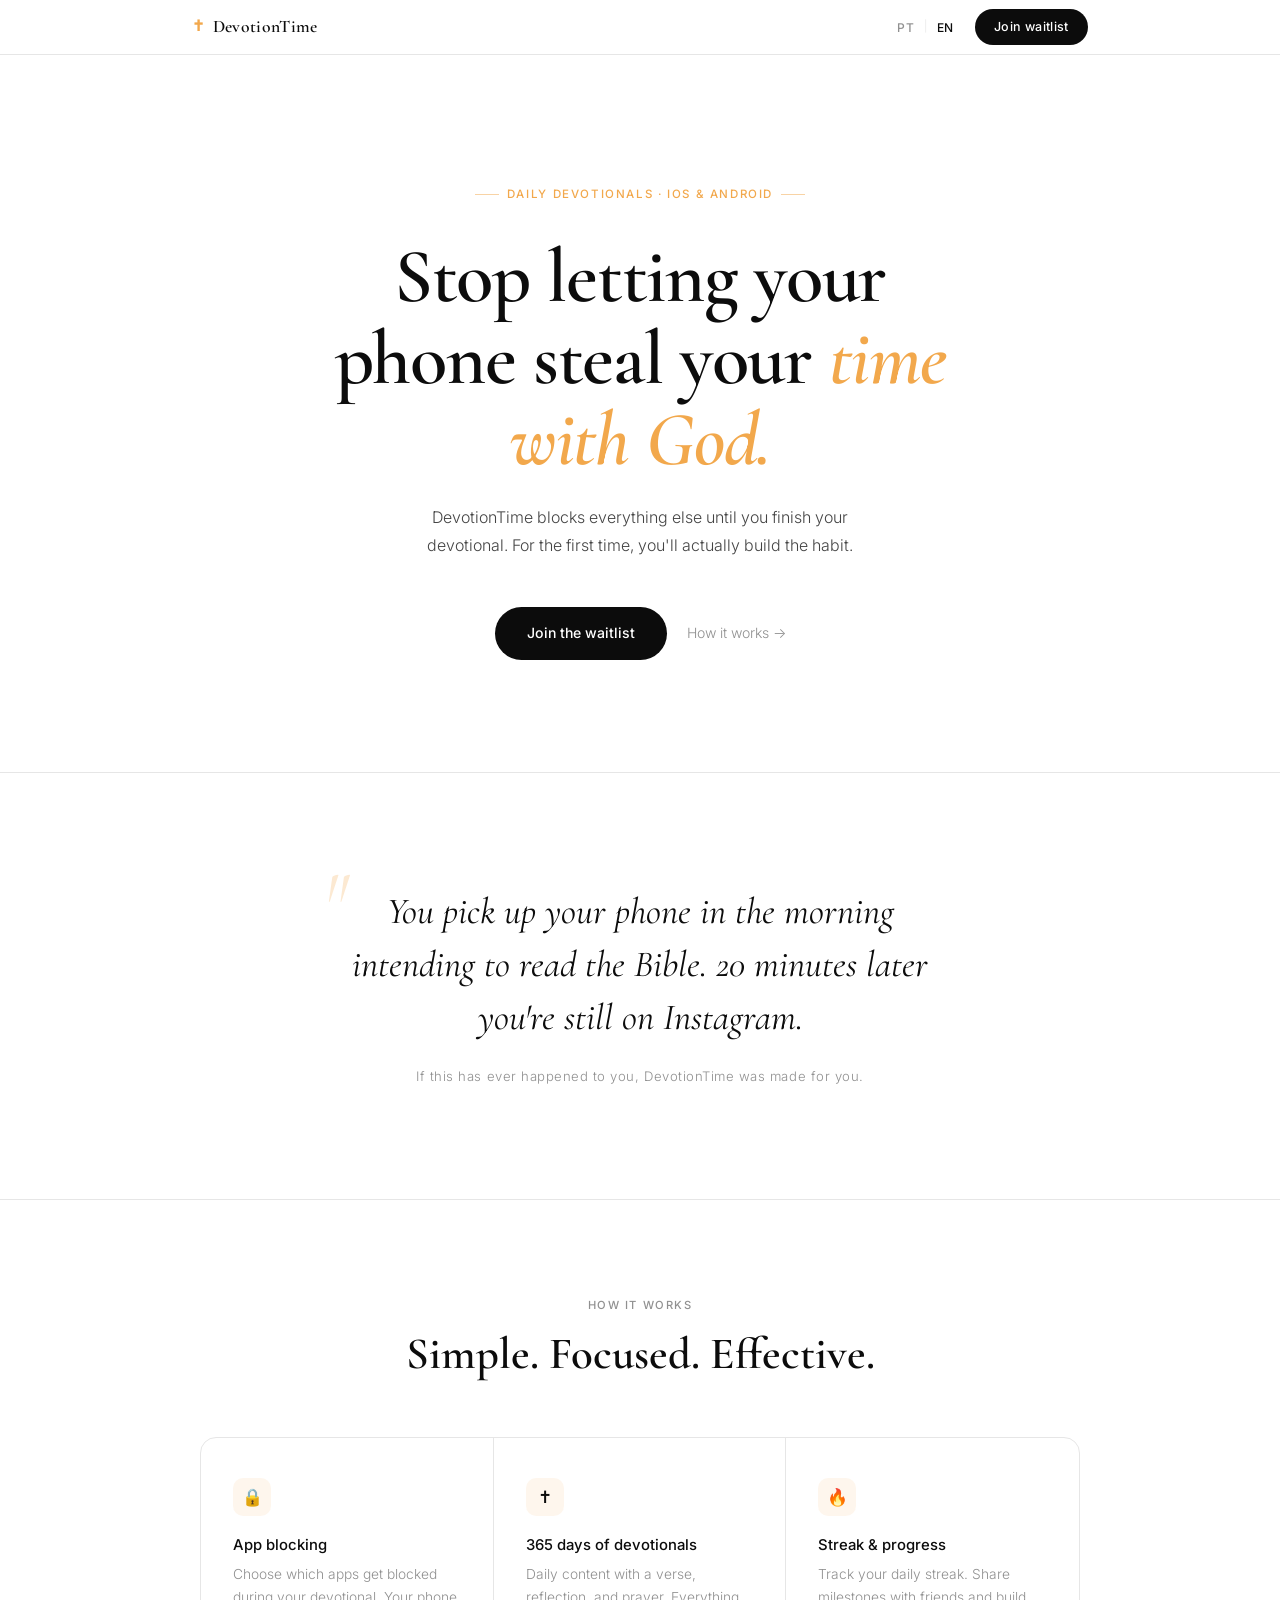
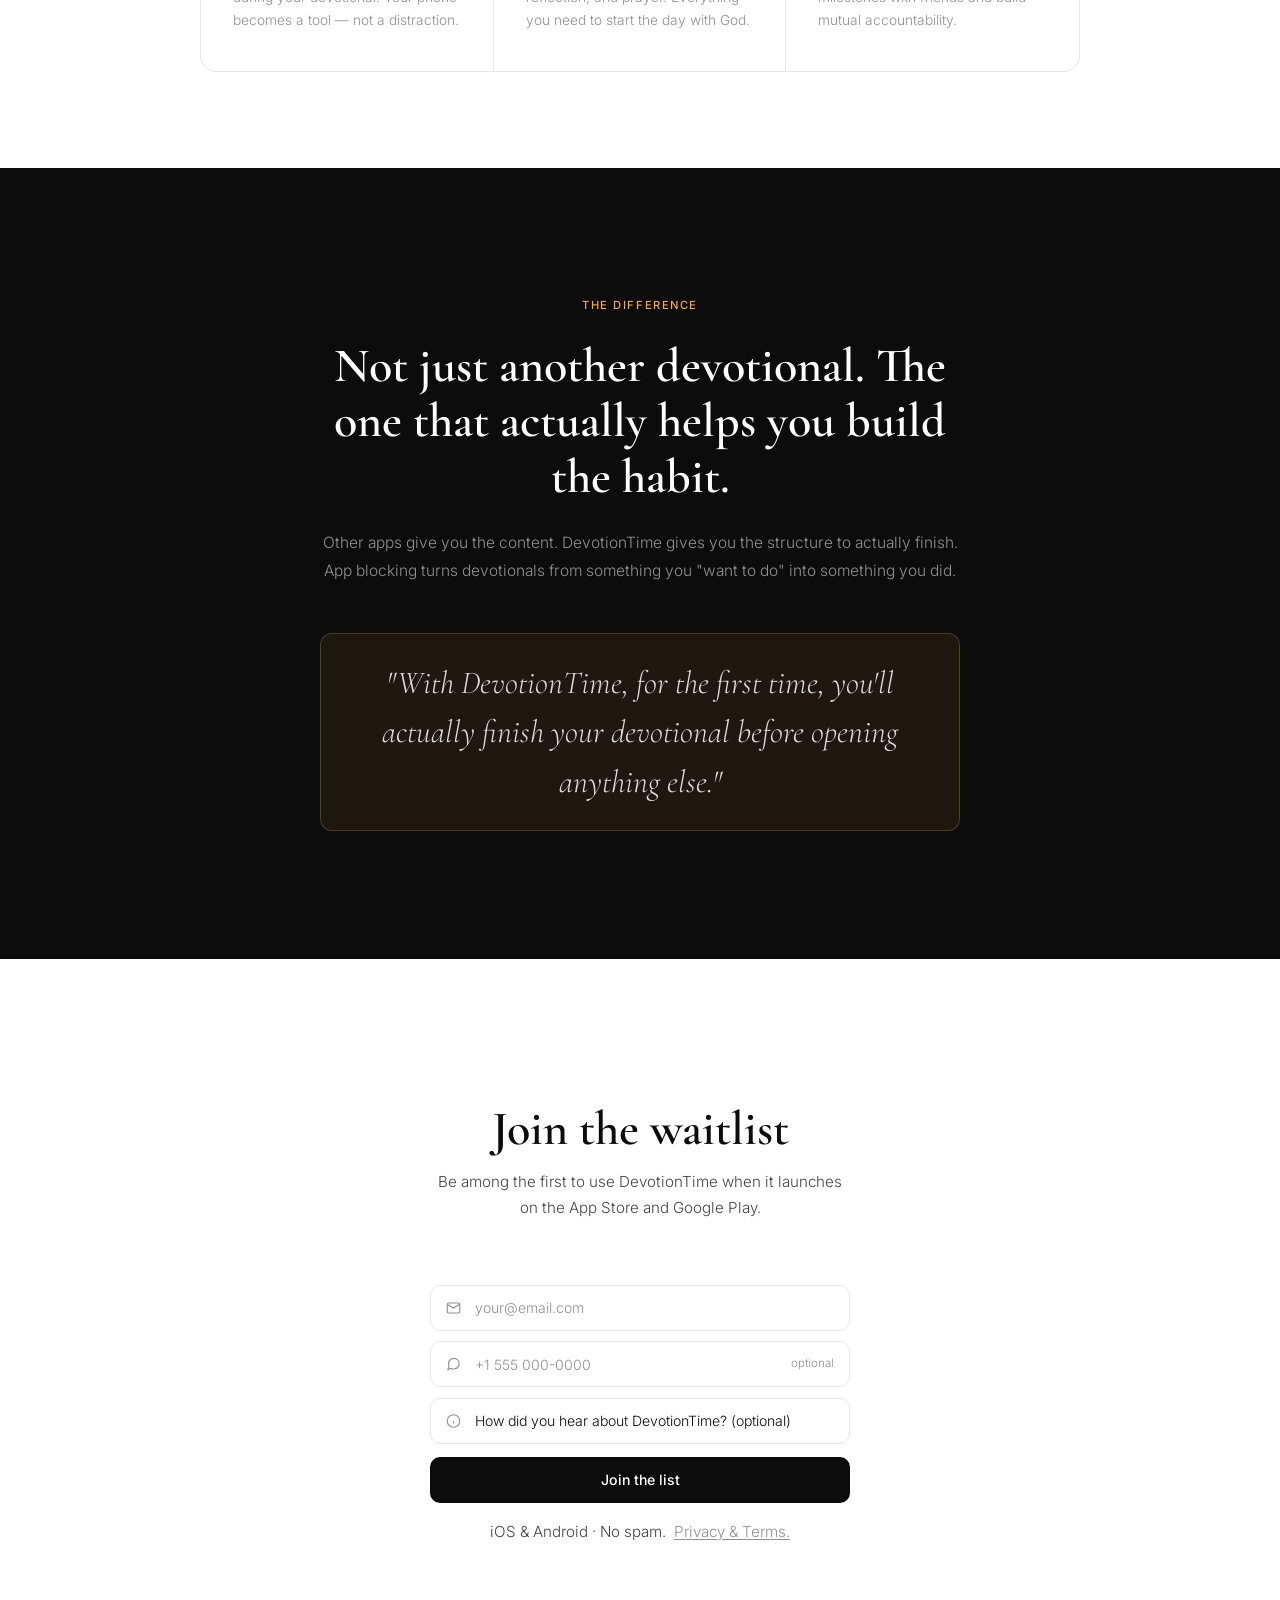
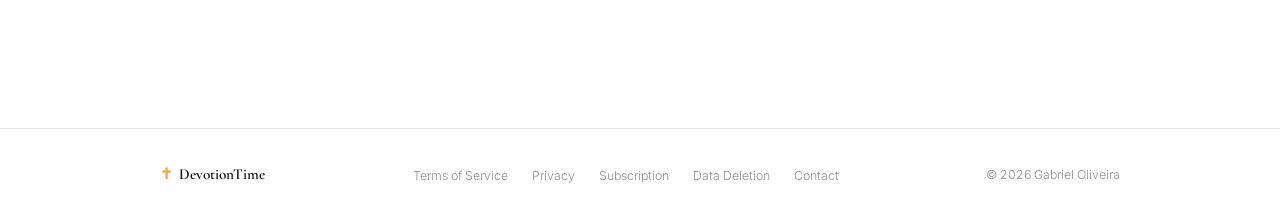
<file: index.html>
<!doctype html>
<html lang="pt-BR" data-lang="pt">
  <head>
    <meta charset="UTF-8" />
    <meta name="viewport" content="width=device-width, initial-scale=1.0" />
    <title>DevotionTime — Seu tempo com Deus. Todo dia.</title>
    <meta
      name="description"
      content="Pare de deixar o celular roubar o seu tempo com Deus. DevotionTime bloqueia apps para que você complete seu devocional antes de abrir qualquer outra coisa."
    />
    <link rel="icon" type="image/png" href="Icon.png" />
    <link rel="apple-touch-icon" href="Icon.png" />
    <link rel="preconnect" href="https://fonts.googleapis.com" />
    <link rel="preconnect" href="https://fonts.gstatic.com" crossorigin />
    <link
      href="https://fonts.googleapis.com/css2?family=Cormorant+Garamond:ital,wght@0,400;0,600;0,700;1,400;1,600&family=Inter:wght@300;400;500&display=swap"
      rel="stylesheet"
    />

    <style>
      :root {
        --gold: #f2a84c;
        --gold-bg: rgba(242, 168, 76, 0.1);
        --black: #0c0c0c;
        --gray: #444444;
        --muted: #909090;
        --border: #e6e6e6;
        --white: #ffffff;
      }

      *,
      *::before,
      *::after {
        box-sizing: border-box;
        margin: 0;
        padding: 0;
      }
      html {
        scroll-behavior: smooth;
        font-size: 16px;
      }
      body {
        font-family: "Inter", sans-serif;
        font-weight: 300;
        color: var(--black);
        background: var(--white);
        line-height: 1.7;
        -webkit-font-smoothing: antialiased;
      }

      /* ── NAV ── */
      nav {
        position: fixed;
        top: 0;
        left: 0;
        right: 0;
        z-index: 100;
        background: rgba(255, 255, 255, 0.96);
        backdrop-filter: blur(16px);
        -webkit-backdrop-filter: blur(16px);
        border-bottom: 1px solid var(--border);
      }
      .nav-inner {
        max-width: 960px;
        margin: 0 auto;
        padding: 0 2rem;
        display: flex;
        align-items: center;
        justify-content: space-between;
        height: 54px;
      }
      .nav-brand {
        font-family: "Cormorant Garamond", serif;
        font-size: 1.1rem;
        font-weight: 600;
        color: var(--black);
        text-decoration: none;
        letter-spacing: 0.02em;
        display: flex;
        align-items: center;
        gap: 0.45rem;
      }
      .nav-brand .cross {
        color: var(--gold);
        font-size: 0.95rem;
      }
      .nav-right {
        display: flex;
        align-items: center;
        gap: 1rem;
      }
      .lang-toggle {
        display: flex;
        align-items: center;
        gap: 0.25rem;
      }
      .lang-btn {
        background: none;
        border: none;
        cursor: pointer;
        font-family: "Inter", sans-serif;
        font-size: 0.75rem;
        font-weight: 500;
        letter-spacing: 0.06em;
        color: var(--muted);
        padding: 0.2rem 0.3rem;
        border-radius: 4px;
        transition: color 0.18s;
      }
      .lang-btn:hover {
        color: var(--black);
      }
      .lang-btn.active {
        color: var(--black);
      }
      .lang-sep {
        font-size: 0.7rem;
        color: var(--border);
      }
      .nav-cta {
        background: var(--black);
        color: var(--white);
        font-family: "Inter", sans-serif;
        font-size: 0.78rem;
        font-weight: 500;
        letter-spacing: 0.03em;
        padding: 0.48rem 1.2rem;
        border-radius: 100px;
        text-decoration: none;
        transition: opacity 0.18s;
        white-space: nowrap;
      }
      .nav-cta:hover {
        opacity: 0.75;
      }

      /* ── HERO ── */
      .hero {
        padding: 11rem 2rem 7rem;
        max-width: 700px;
        margin: 0 auto;
        text-align: center;
      }
      .hero-eyebrow {
        display: inline-flex;
        align-items: center;
        gap: 0.5rem;
        font-size: 0.72rem;
        font-weight: 500;
        letter-spacing: 0.14em;
        text-transform: uppercase;
        color: var(--gold);
        margin-bottom: 2rem;
      }
      .hero-eyebrow::before,
      .hero-eyebrow::after {
        content: "";
        display: block;
        width: 24px;
        height: 1px;
        background: var(--gold);
        opacity: 0.5;
      }
      .hero h1 {
        font-family: "Cormorant Garamond", serif;
        font-size: clamp(2.8rem, 6.5vw, 4.8rem);
        font-weight: 600;
        line-height: 1.06;
        color: var(--black);
        letter-spacing: -0.015em;
        margin-bottom: 1.5rem;
      }
      .hero h1 em {
        font-style: italic;
        color: var(--gold);
      }
      .hero-sub {
        font-size: 1rem;
        color: var(--gray);
        line-height: 1.7;
        margin-bottom: 3rem;
        max-width: 440px;
        margin-left: auto;
        margin-right: auto;
      }
      .hero-actions {
        display: flex;
        align-items: center;
        justify-content: center;
        gap: 1.25rem;
        flex-wrap: wrap;
      }
      .btn-primary {
        background: var(--black);
        color: var(--white);
        font-family: "Inter", sans-serif;
        font-size: 0.88rem;
        font-weight: 500;
        padding: 0.9rem 2rem;
        border-radius: 100px;
        text-decoration: none;
        transition: opacity 0.18s;
        white-space: nowrap;
      }
      .btn-primary:hover {
        opacity: 0.75;
      }
      .btn-link {
        font-size: 0.88rem;
        color: var(--muted);
        text-decoration: none;
        transition: color 0.18s;
      }
      .btn-link:hover {
        color: var(--black);
      }

      /* ── DIVIDER ── */
      .divider {
        border: none;
        border-top: 1px solid var(--border);
      }

      /* ── HOOK QUOTE ── */
      .section-quote {
        padding: 7rem 2rem;
        text-align: center;
      }
      blockquote {
        font-family: "Cormorant Garamond", serif;
        font-size: clamp(1.55rem, 3.5vw, 2.3rem);
        font-weight: 400;
        font-style: italic;
        color: var(--black);
        line-height: 1.45;
        max-width: 620px;
        margin: 0 auto 1.25rem;
        position: relative;
      }
      blockquote::before {
        content: '"';
        font-size: 5rem;
        color: var(--gold);
        opacity: 0.25;
        position: absolute;
        top: -1.5rem;
        left: -0.5rem;
        font-family: "Cormorant Garamond", serif;
        line-height: 1;
        pointer-events: none;
      }
      .quote-caption {
        font-size: 0.82rem;
        color: var(--muted);
        letter-spacing: 0.04em;
      }

      /* ── FEATURES ── */
      .section-features {
        padding: 6rem 2rem;
      }
      .section-inner {
        max-width: 880px;
        margin: 0 auto;
      }
      .section-label {
        display: block;
        font-size: 0.7rem;
        font-weight: 500;
        letter-spacing: 0.14em;
        text-transform: uppercase;
        color: var(--muted);
        text-align: center;
        margin-bottom: 0.9rem;
      }
      .section-title {
        font-family: "Cormorant Garamond", serif;
        font-size: clamp(1.9rem, 4vw, 2.8rem);
        font-weight: 600;
        color: var(--black);
        line-height: 1.15;
        text-align: center;
        margin-bottom: 3.5rem;
      }
      .features-grid {
        display: grid;
        grid-template-columns: repeat(3, 1fr);
        border: 1px solid var(--border);
        border-radius: 16px;
        overflow: hidden;
      }
      .feature {
        padding: 2.5rem 2rem;
        border-right: 1px solid var(--border);
      }
      .feature:last-child {
        border-right: none;
      }
      .feature-dot {
        width: 38px;
        height: 38px;
        background: var(--gold-bg);
        border-radius: 10px;
        display: flex;
        align-items: center;
        justify-content: center;
        font-size: 1.05rem;
        margin-bottom: 1.25rem;
      }
      .feature h3 {
        font-size: 0.93rem;
        font-weight: 500;
        color: var(--black);
        margin-bottom: 0.5rem;
        line-height: 1.3;
      }
      .feature p {
        font-size: 0.86rem;
        color: var(--muted);
        line-height: 1.65;
      }

      /* ── DIFFERENTIATOR ── */
      .section-diff {
        padding: 8rem 2rem;
        background: var(--black);
      }
      .diff-inner {
        max-width: 640px;
        margin: 0 auto;
        text-align: center;
      }
      .diff-label {
        font-size: 0.7rem;
        font-weight: 500;
        letter-spacing: 0.14em;
        text-transform: uppercase;
        color: var(--gold);
        display: block;
        margin-bottom: 1.5rem;
      }
      .diff-title {
        font-family: "Cormorant Garamond", serif;
        font-size: clamp(1.9rem, 4vw, 3rem);
        font-weight: 600;
        line-height: 1.15;
        color: var(--white);
        margin-bottom: 1.5rem;
      }
      .diff-body {
        font-size: 0.97rem;
        color: rgba(255, 255, 255, 0.55);
        line-height: 1.8;
        margin-bottom: 3rem;
      }
      .diff-callout {
        background: rgba(242, 168, 76, 0.08);
        border: 1px solid rgba(242, 168, 76, 0.25);
        border-radius: 12px;
        padding: 1.5rem 2rem;
        font-family: "Cormorant Garamond", serif;
        font-size: 2rem;
        font-style: italic;
        color: rgba(255, 255, 255, 0.85);
        line-height: 1.55;
      }

      /* ── WAITLIST ── */
      .section-waitlist {
        padding: 9rem 2rem;
        text-align: center;
      }
      .waitlist-inner {
        max-width: 420px;
        margin: 0 auto;
      }
      .waitlist-inner h2 {
        font-family: "Cormorant Garamond", serif;
        font-size: clamp(2rem, 4vw, 3rem);
        font-weight: 600;
        line-height: 1.12;
        margin-bottom: 0.75rem;
      }
      .waitlist-inner > p {
        font-size: 0.95rem;
        color: var(--gray);
        margin-bottom: 2.5rem;
      }
      .waitlist-form {
        display: flex;
        flex-direction: column;
        gap: 0.65rem;
      }
      .form-field {
        position: relative;
      }
      .form-field-icon {
        position: absolute;
        left: 1rem;
        top: 50%;
        transform: translateY(-50%);
        color: var(--muted);
        display: flex;
        align-items: center;
        pointer-events: none;
      }
      .waitlist-form input {
        width: 100%;
        border: 1.5px solid var(--border);
        border-radius: 10px;
        outline: none;
        padding: 0.85rem 1rem 0.85rem 2.75rem;
        font-family: "Inter", sans-serif;
        font-size: 0.88rem;
        font-weight: 300;
        background: var(--white);
        color: var(--black);
        transition: border-color 0.18s;
      }
      .waitlist-form input:focus {
        border-color: var(--black);
      }
      .waitlist-form input::placeholder {
        color: var(--muted);
      }
      .waitlist-form button {
        width: 100%;
        background: var(--black);
        color: var(--white);
        border: none;
        border-radius: 10px;
        padding: 0.9rem 1.4rem;
        font-family: "Inter", sans-serif;
        font-size: 0.88rem;
        font-weight: 500;
        cursor: pointer;
        transition: opacity 0.18s;
        margin-top: 0.15rem;
      }
      .waitlist-form button:hover {
        opacity: 0.8;
      }
      .waitlist-form button:disabled {
        cursor: default;
      }
      .waitlist-form button.loading {
        opacity: 0.6;
        cursor: wait;
      }
      .form-error {
        font-size: 0.78rem;
        color: #c0392b;
        margin-top: 0.5rem;
        display: none;
      }
      .form-error.visible {
        display: block;
      }
      .field-optional {
        font-size: 0.72rem;
        color: var(--muted);
        position: absolute;
        right: 1rem;
        top: 50%;
        transform: translateY(-50%);
        pointer-events: none;
      }
      .waitlist-note {
        font-size: 0.76rem;
        color: var(--muted);
        margin-top: 1rem;
      }
      .waitlist-note a {
        color: var(--muted);
        text-decoration: underline;
        text-underline-offset: 2px;
      }
      .waitlist-note a:hover {
        color: var(--black);
      }

      /* ── FOOTER ── */
      footer {
        border-top: 1px solid var(--border);
        padding: 2rem 2rem;
      }
      .footer-inner {
        max-width: 960px;
        margin: 0 auto;
        display: flex;
        align-items: center;
        justify-content: space-between;
        flex-wrap: wrap;
        gap: 1rem;
      }
      .footer-brand {
        font-family: "Cormorant Garamond", serif;
        font-size: 0.95rem;
        font-weight: 600;
        color: var(--black);
        display: flex;
        align-items: center;
        gap: 0.4rem;
      }
      .footer-brand .cross {
        color: var(--gold);
      }
      .footer-links {
        display: flex;
        gap: 1.5rem;
        list-style: none;
        flex-wrap: wrap;
      }
      .footer-links a {
        font-size: 0.77rem;
        color: var(--muted);
        text-decoration: none;
        transition: color 0.18s;
      }
      .footer-links a:hover {
        color: var(--black);
      }
      .footer-copy {
        font-size: 0.77rem;
        color: var(--muted);
      }

      /* ── ANIMATIONS ── */
      .fade-in {
        opacity: 0;
        transform: translateY(14px);
        animation: fadeIn 0.65s ease forwards;
      }
      .d1 {
        animation-delay: 0.05s;
      }
      .d2 {
        animation-delay: 0.15s;
      }
      .d3 {
        animation-delay: 0.25s;
      }
      .d4 {
        animation-delay: 0.35s;
      }
      @keyframes fadeIn {
        to {
          opacity: 1;
          transform: none;
        }
      }

      .reveal {
        opacity: 0;
        transform: translateY(16px);
        transition:
          opacity 0.55s ease,
          transform 0.55s ease;
      }
      .reveal.visible {
        opacity: 1;
        transform: none;
      }

      /* ── RESPONSIVE ── */
      @media (max-width: 680px) {
        .hero {
          padding: 8rem 1.5rem 5rem;
        }
        .section-quote,
        .section-features,
        .section-waitlist {
          padding: 4.5rem 1.5rem;
        }
        .section-diff {
          padding: 5rem 1.5rem;
        }
        .features-grid {
          grid-template-columns: 1fr;
        }
        .feature {
          border-right: none;
          border-bottom: 1px solid var(--border);
        }
        .feature:last-child {
          border-bottom: none;
        }
        .footer-inner {
          flex-direction: column;
          align-items: flex-start;
        }
        .footer-links {
          gap: 1rem;
        }
        .nav-right {
          gap: 0.75rem;
        }
      }
    </style>
  </head>
  <body>
    <!-- NAV -->
    <nav>
      <div class="nav-inner">
        <a href="#" class="nav-brand">
          <span class="cross">✝</span>
          DevotionTime
        </a>
        <div class="nav-right">
          <div class="lang-toggle" role="group" aria-label="Language">
            <button id="btn-pt" class="lang-btn active" onclick="setLang('pt')">
              PT
            </button>
            <span class="lang-sep" aria-hidden="true">|</span>
            <button id="btn-en" class="lang-btn" onclick="setLang('en')">
              EN
            </button>
          </div>
          <a href="#lista" class="nav-cta" data-i18n="nav_cta"
            >Entrar na lista</a
          >
        </div>
      </div>
    </nav>

    <!-- HERO -->
    <section class="hero">
      <span class="hero-eyebrow fade-in d1" data-i18n="hero_eyebrow"
        >Devocionais Diários · iOS & Android</span
      >
      <h1 class="fade-in d2" data-i18n-html="hero_h1">
        Pare de deixar o celular roubar o seu <em>tempo com Deus.</em>
      </h1>
      <p class="hero-sub fade-in d3" data-i18n="hero_sub">
        DevotionTime bloqueia tudo o mais até você terminar seu devocional. Pela
        primeira vez, você vai conseguir criar o hábito de verdade.
      </p>
      <div class="hero-actions fade-in d4">
        <a href="#lista" class="btn-primary" data-i18n="hero_cta"
          >Entrar na lista de espera</a
        >
        <a href="#como" class="btn-link" data-i18n="hero_how"
          >Como funciona →</a
        >
      </div>
    </section>

    <hr class="divider" />

    <!-- HOOK QUOTE -->
    <section class="section-quote reveal">
      <blockquote data-i18n="quote_text">
        Você abre o celular de manhã com a intenção de ler a Bíblia. 20 minutos
        depois você ainda está no Instagram.
      </blockquote>
      <p class="quote-caption" data-i18n="quote_caption">
        Se isso já aconteceu com você, o DevotionTime foi feito pra você.
      </p>
    </section>

    <hr class="divider" />

    <!-- FEATURES -->
    <section class="section-features" id="como">
      <div class="section-inner">
        <span class="section-label reveal" data-i18n="feat_label"
          >Como funciona</span
        >
        <h2 class="section-title reveal" data-i18n="feat_title">
          Simples. Direto. Eficaz.
        </h2>
        <div class="features-grid reveal">
          <div class="feature">
            <div class="feature-dot">🔒</div>
            <h3 data-i18n="feat1_h">Bloqueio de apps</h3>
            <p data-i18n="feat1_p">
              Configure quais apps ficam bloqueados durante o devocional. Seu
              celular vira ferramenta — não distração.
            </p>
          </div>
          <div class="feature">
            <div class="feature-dot">✝</div>
            <h3 data-i18n="feat2_h">Devocionais para 365 dias</h3>
            <p data-i18n="feat2_p">
              Conteúdo diário com versículo, reflexão e oração. Tudo que você
              precisa para começar o dia com Deus.
            </p>
          </div>
          <div class="feature">
            <div class="feature-dot">🔥</div>
            <h3 data-i18n="feat3_h">Streak e progresso</h3>
            <p data-i18n="feat3_p">
              Acompanhe sua sequência de dias. Compartilhe marcos com amigos e
              crie responsabilidade mútua.
            </p>
          </div>
        </div>
      </div>
    </section>

    <!-- DIFFERENTIATOR -->
    <section class="section-diff">
      <div class="diff-inner reveal">
        <span class="diff-label" data-i18n="diff_label">O diferencial</span>
        <h2 class="diff-title" data-i18n="diff_title">
          Não é mais um devocional. É o que realmente te ajuda a criar o hábito.
        </h2>
        <p class="diff-body" data-i18n="diff_body">
          Outros apps te dão o conteúdo. O DevotionTime te dá a estrutura pra
          você realmente completar. O bloqueio de apps transforma o devocional
          de "quero fazer" em "fiz".
        </p>
        <div class="diff-callout" data-i18n="diff_callout">
          "Com o DevotionTime, pela primeira vez, você vai conseguir terminar
          seu devocional antes de abrir qualquer outra coisa."
        </div>
      </div>
    </section>

    <!-- WAITLIST -->
    <section class="section-waitlist" id="lista">
      <div class="waitlist-inner reveal">
        <h2 data-i18n="wl_title">Entre na lista de espera</h2>
        <p data-i18n="wl_sub">
          Seja um dos primeiros a usar o DevotionTime quando lançar na App
          Store e Google Play.
        </p>
        <p
          id="waitlistCount"
          style="
            font-size: 0.82rem;
            color: var(--gold);
            font-weight: 500;
            margin-bottom: 1.5rem;
            margin-top: -1rem;
            min-height: 1.2em;
          "
        ></p>

        <form
          class="waitlist-form"
          id="waitlistForm"
          onsubmit="handleSubmit(event)"
          novalidate
        >
          <!-- Honeypot anti-spam: invisível para humanos, bots preenchem -->
          <div
            style="
              position: absolute;
              left: -9999px;
              top: -9999px;
              opacity: 0;
              height: 0;
              overflow: hidden;
            "
            aria-hidden="true"
          >
            <input
              type="text"
              id="inputHoneypot"
              name="website"
              tabindex="-1"
              autocomplete="off"
            />
          </div>

          <!-- Email -->
          <div class="form-field">
            <span class="form-field-icon">
              <svg
                width="15"
                height="15"
                fill="none"
                stroke="currentColor"
                stroke-width="1.8"
                viewBox="0 0 24 24"
                aria-hidden="true"
              >
                <path
                  d="M4 4h16c1.1 0 2 .9 2 2v12c0 1.1-.9 2-2 2H4c-1.1 0-2-.9-2-2V6c0-1.1.9-2 2-2z"
                />
                <polyline points="22,6 12,12 2,6" />
              </svg>
            </span>
            <input
              type="email"
              id="inputEmail"
              data-i18n-ph="wl_email_ph"
              placeholder="seu@email.com"
              required
            />
          </div>

          <!-- WhatsApp -->
          <div class="form-field">
            <span class="form-field-icon">
              <svg
                width="15"
                height="15"
                fill="none"
                stroke="currentColor"
                stroke-width="1.8"
                viewBox="0 0 24 24"
                aria-hidden="true"
              >
                <path
                  d="M21 11.5a8.38 8.38 0 0 1-.9 3.8 8.5 8.5 0 0 1-7.6 4.7 8.38 8.38 0 0 1-3.8-.9L3 21l1.9-5.7a8.38 8.38 0 0 1-.9-3.8 8.5 8.5 0 0 1 4.7-7.6 8.38 8.38 0 0 1 3.8-.9h.5a8.48 8.48 0 0 1 8 8v.5z"
                />
              </svg>
            </span>
            <input
              type="tel"
              id="inputWa"
              data-i18n-ph="wl_wa_ph"
              placeholder="+55 11 99999-9999"
            />
            <span class="field-optional" data-i18n="wl_optional">opcional</span>
          </div>

          <!-- Como você soube -->
          <div class="form-field">
            <span class="form-field-icon">
              <svg
                width="15"
                height="15"
                fill="none"
                stroke="currentColor"
                stroke-width="1.8"
                viewBox="0 0 24 24"
                aria-hidden="true"
              >
                <circle cx="12" cy="12" r="10" />
                <path d="M12 16v-4M12 8h.01" />
              </svg>
            </span>
            <select
              id="inputSource"
              style="
                width: 100%;
                border: 1.5px solid var(--border);
                border-radius: 10px;
                outline: none;
                padding: 0.85rem 1rem 0.85rem 2.75rem;
                font-family: &quot;Inter&quot;, sans-serif;
                font-size: 0.88rem;
                font-weight: 300;
                background: var(--white);
                color: var(--black);
                transition: border-color 0.18s;
                appearance: none;
                -webkit-appearance: none;
                cursor: pointer;
              "
            >
              <option value="" data-i18n-opt="src_default">
                Como você soube do DevotionTime? (opcional)
              </option>
              <option value="instagram" data-i18n-opt="src_ig">
                Instagram
              </option>
              <option value="tiktok" data-i18n-opt="src_tt">TikTok</option>
              <option value="amigo" data-i18n-opt="src_friend">
                Indicação de amigo
              </option>
              <option value="igreja" data-i18n-opt="src_church">
                Igreja / Líder
              </option>
              <option value="google" data-i18n-opt="src_google">Google</option>
              <option value="outro" data-i18n-opt="src_other">Outro</option>
            </select>
          </div>

          <button type="submit" data-i18n="wl_btn">Entrar na lista</button>
        </form>

        <p class="form-error" id="formError" data-i18n="wl_error"></p>
        <p class="waitlist-note">
          <span data-i18n="wl_note">iOS & Android · Sem spam.</span>
          &nbsp;<a href="legal.html" data-i18n="wl_legal"
            >Privacidade e Termos.</a
          >
        </p>
      </div>
    </section>

    <!-- FOOTER -->
    <footer>
      <div class="footer-inner">
        <span class="footer-brand"
          ><span class="cross">✝</span> DevotionTime</span
        >
        <ul class="footer-links">
          <li>
            <a href="legal.html#termos" data-i18n="footer_terms"
              >Termos de Serviço</a
            >
          </li>
          <li>
            <a href="legal.html#privacidade" data-i18n="footer_privacy"
              >Privacidade</a
            >
          </li>
          <li>
            <a href="legal.html#assinatura" data-i18n="footer_sub"
              >Assinatura</a
            >
          </li>
          <li>
            <a href="legal.html#exclusao" data-i18n="footer_delete"
              >Exclusão de Dados</a
            >
          </li>
          <li>
            <a href="legal.html#contato" data-i18n="footer_contact">Contato</a>
          </li>
        </ul>
        <span class="footer-copy">© 2026 Gabriel Oliveira</span>
      </div>
    </footer>

    <script>
      /* ── TRANSLATIONS ── */
      const T = {
        pt: {
          nav_cta: "Entrar na lista",
          hero_eyebrow: "Devocionais Diários · iOS & Android",
          hero_h1:
            "Pare de deixar o celular roubar o seu <em>tempo com Deus.</em>",
          hero_sub:
            "DevotionTime bloqueia tudo o mais até você terminar seu devocional. Pela primeira vez, você vai conseguir criar o hábito de verdade.",
          hero_cta: "Entrar na lista de espera",
          hero_how: "Como funciona →",
          quote_text:
            "Você abre o celular de manhã com a intenção de ler a Bíblia. 20 minutos depois você ainda está no Instagram.",
          quote_caption:
            "Se isso já aconteceu com você, o DevotionTime foi feito pra você.",
          feat_label: "Como funciona",
          feat_title: "Simples. Direto. Eficaz.",
          feat1_h: "Bloqueio de apps",
          feat1_p:
            "Configure quais apps ficam bloqueados durante o devocional. Seu celular vira ferramenta — não distração.",
          feat2_h: "Devocionais para 365 dias",
          feat2_p:
            "Conteúdo diário com versículo, reflexão e oração. Tudo que você precisa para começar o dia com Deus.",
          feat3_h: "Streak e progresso",
          feat3_p:
            "Acompanhe sua sequência de dias. Compartilhe marcos com amigos e crie responsabilidade mútua.",
          diff_label: "O diferencial",
          diff_title:
            "Não é mais um devocional. É o que realmente te ajuda a criar o hábito.",
          diff_body:
            'Outros apps te dão o conteúdo. O DevotionTime te dá a estrutura pra você realmente completar. O bloqueio de apps transforma o devocional de "quero fazer" em "fiz".',
          diff_callout:
            '"Com o DevotionTime, pela primeira vez, você vai conseguir terminar seu devocional antes de abrir qualquer outra coisa."',
          wl_title: "Entre na lista de espera",
          wl_sub:
            "Seja um dos primeiros a usar o DevotionTime quando lançar na App Store e Google Play.",
          wl_email_ph: "seu@email.com",
          wl_wa_ph: "+55 11 99999-9999",
          wl_optional: "opcional",
          wl_btn: "Entrar na lista",
          wl_note: "iOS & Android · Sem spam.",
          wl_legal: "Privacidade e Termos.",
          wl_success: "Na lista ✓",
          wl_loading: "Enviando…",
          wl_error: "Algo deu errado. Tente novamente.",
          src_default: "Como você soube do DevotionTime? (opcional)",
          src_ig: "Instagram",
          src_tt: "TikTok",
          src_friend: "Indicação de amigo",
          src_church: "Igreja / Líder",
          src_google: "Google",
          src_other: "Outro",
          footer_terms: "Termos de Serviço",
          footer_privacy: "Privacidade",
          footer_sub: "Assinatura",
          footer_delete: "Exclusão de Dados",
          footer_contact: "Contato",
        },
        en: {
          nav_cta: "Join waitlist",
          hero_eyebrow: "Daily Devotionals · iOS & Android",
          hero_h1: "Stop letting your phone steal your <em>time with God.</em>",
          hero_sub:
            "DevotionTime blocks everything else until you finish your devotional. For the first time, you'll actually build the habit.",
          hero_cta: "Join the waitlist",
          hero_how: "How it works →",
          quote_text:
            "You pick up your phone in the morning intending to read the Bible. 20 minutes later you're still on Instagram.",
          quote_caption:
            "If this has ever happened to you, DevotionTime was made for you.",
          feat_label: "How it works",
          feat_title: "Simple. Focused. Effective.",
          feat1_h: "App blocking",
          feat1_p:
            "Choose which apps get blocked during your devotional. Your phone becomes a tool — not a distraction.",
          feat2_h: "365 days of devotionals",
          feat2_p:
            "Daily content with a verse, reflection, and prayer. Everything you need to start the day with God.",
          feat3_h: "Streak & progress",
          feat3_p:
            "Track your daily streak. Share milestones with friends and build mutual accountability.",
          diff_label: "The difference",
          diff_title:
            "Not just another devotional. The one that actually helps you build the habit.",
          diff_body:
            'Other apps give you the content. DevotionTime gives you the structure to actually finish. App blocking turns devotionals from something you "want to do" into something you did.',
          diff_callout:
            '"With DevotionTime, for the first time, you\'ll actually finish your devotional before opening anything else."',
          wl_title: "Join the waitlist",
          wl_sub:
            "Be among the first to use DevotionTime when it launches on the App Store and Google Play.",
          wl_email_ph: "your@email.com",
          wl_wa_ph: "+1 555 000-0000",
          wl_optional: "optional",
          wl_btn: "Join the list",
          wl_note: "iOS & Android · No spam.",
          wl_legal: "Privacy & Terms.",
          wl_success: "You're in ✓",
          wl_loading: "Sending…",
          wl_error: "Something went wrong. Please try again.",
          src_default: "How did you hear about DevotionTime? (optional)",
          src_ig: "Instagram",
          src_tt: "TikTok",
          src_friend: "Friend referral",
          src_church: "Church / Leader",
          src_google: "Google",
          src_other: "Other",
          footer_terms: "Terms of Service",
          footer_privacy: "Privacy",
          footer_sub: "Subscription",
          footer_delete: "Data Deletion",
          footer_contact: "Contact",
        },
      };

      let currentLang = "pt";

      function setLang(lang) {
        currentLang = lang;
        document.documentElement.lang = lang === "pt" ? "pt-BR" : "en";
        document.documentElement.dataset.lang = lang;

        document
          .getElementById("btn-pt")
          .classList.toggle("active", lang === "pt");
        document
          .getElementById("btn-en")
          .classList.toggle("active", lang === "en");

        const dict = T[lang];

        document.querySelectorAll("[data-i18n]").forEach((el) => {
          const key = el.dataset.i18n;
          if (dict[key] !== undefined) el.textContent = dict[key];
        });

        document.querySelectorAll("[data-i18n-html]").forEach((el) => {
          const key = el.dataset.i18nHtml;
          if (dict[key] !== undefined) el.innerHTML = dict[key];
        });

        document.querySelectorAll("[data-i18n-ph]").forEach((el) => {
          const key = el.dataset.i18nPh;
          if (dict[key] !== undefined) el.placeholder = dict[key];
        });

        document.querySelectorAll("[data-i18n-opt]").forEach((el) => {
          const key = el.dataset.i18nOpt;
          if (dict[key] !== undefined) el.textContent = dict[key];
        });
      }

      /* ── FORM SUBMIT ── */
      async function handleSubmit(e) {
        e.preventDefault();

        const form = e.target;
        const btn = form.querySelector('button[type="submit"]');
        const inputs = form.querySelectorAll("input");
        const errEl = document.getElementById("formError");

        const email = document.getElementById("inputEmail").value.trim();
        const whatsapp = document.getElementById("inputWa").value.trim();
        const source = document.getElementById("inputSource").value;
        const honeypot = document.getElementById("inputHoneypot").value;

        // Proteção honeypot: bot preencheu o campo invisível — simula sucesso silenciosamente
        if (honeypot) {
          btn.textContent = T[currentLang].wl_success;
          btn.style.background = "#F2A84C";
          btn.style.color = "#0c0c0c";
          return;
        }

        // reset error
        errEl.classList.remove("visible");

        // loading state
        btn.textContent = T[currentLang].wl_loading;
        btn.classList.add("loading");
        btn.disabled = true;
        inputs.forEach((i) => (i.disabled = true));

        btn.textContent = T[currentLang].wl_success;
        btn.classList.remove("loading");
        btn.style.background = "#F2A84C";
        btn.style.color = "#0c0c0c";
      }

      /* ── SCROLL REVEAL ── */
      const io = new IntersectionObserver(
        (entries) =>
          entries.forEach((e) => {
            if (e.isIntersecting) {
              e.target.classList.add("visible");
              io.unobserve(e.target);
            }
          }),
        { threshold: 0.1 },
      );
      document.querySelectorAll(".reveal").forEach((el) => io.observe(el));

      /* ── DETECT BROWSER LANGUAGE ── */
      (function detectLang() {
        const saved = localStorage.getItem("dt_lang");
        if (saved === "en") {
          setLang("en");
          return;
        }
        const nav = (
          navigator.language ||
          navigator.userLanguage ||
          ""
        ).toLowerCase();
        if (!nav.startsWith("pt") && saved !== "pt") setLang("en");
      })();


      /* ── PERSIST LANG CHOICE ── */
      document
        .getElementById("btn-pt")
        .addEventListener("click", () => localStorage.setItem("dt_lang", "pt"));
      document
        .getElementById("btn-en")
        .addEventListener("click", () => localStorage.setItem("dt_lang", "en"));
    </script>
  </body>
</html>
</file>
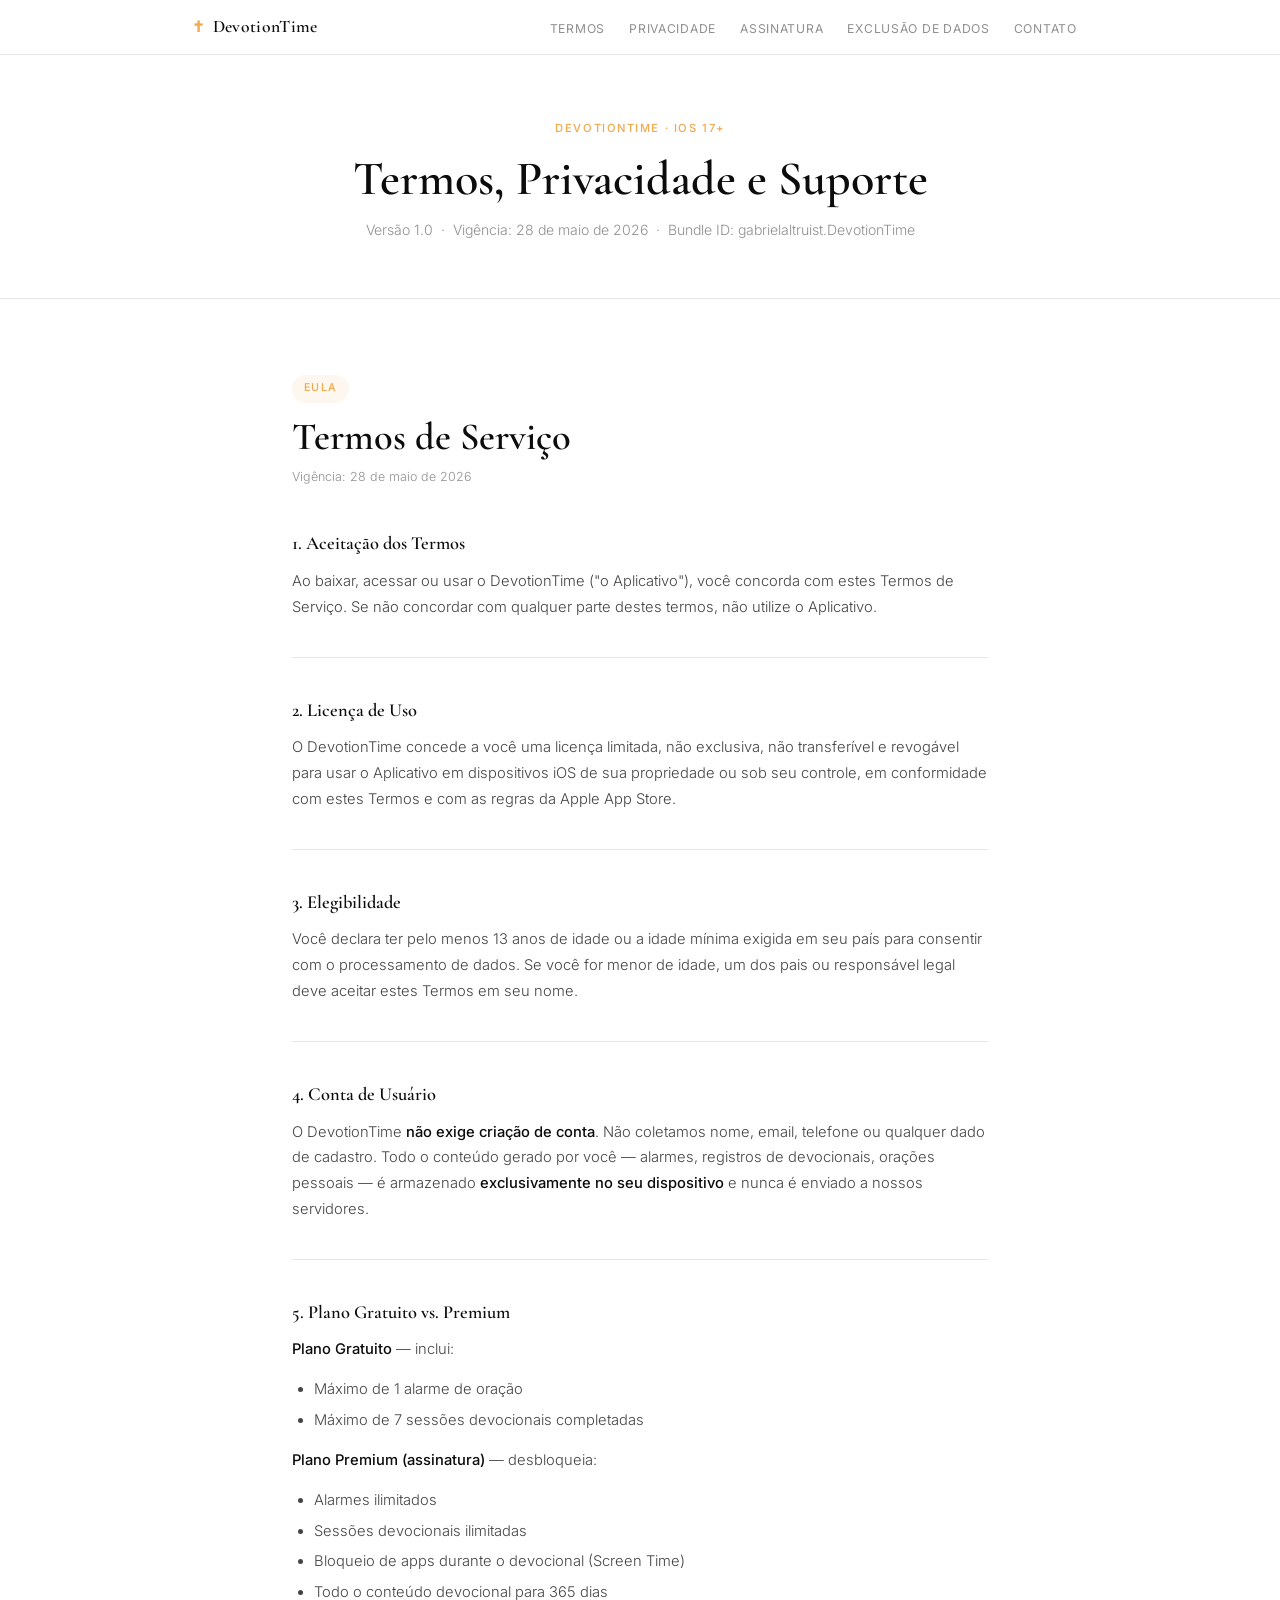
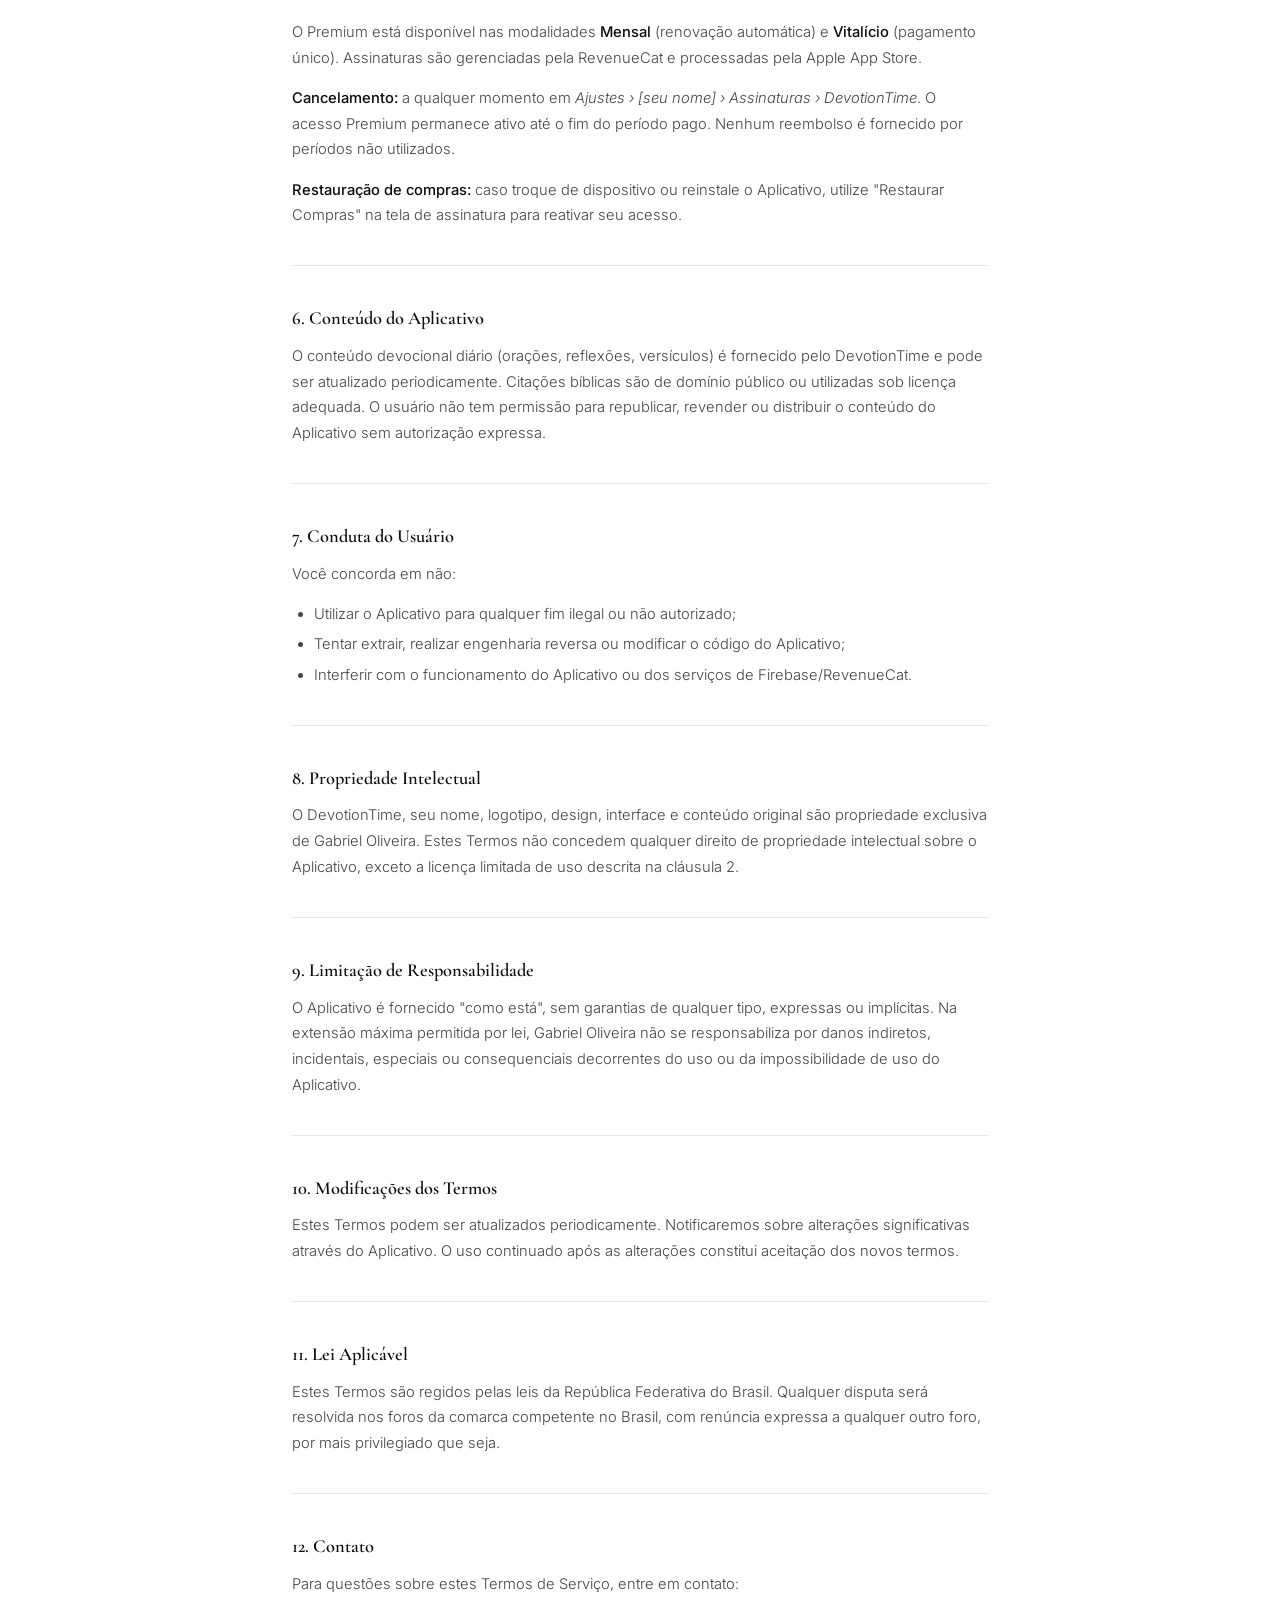
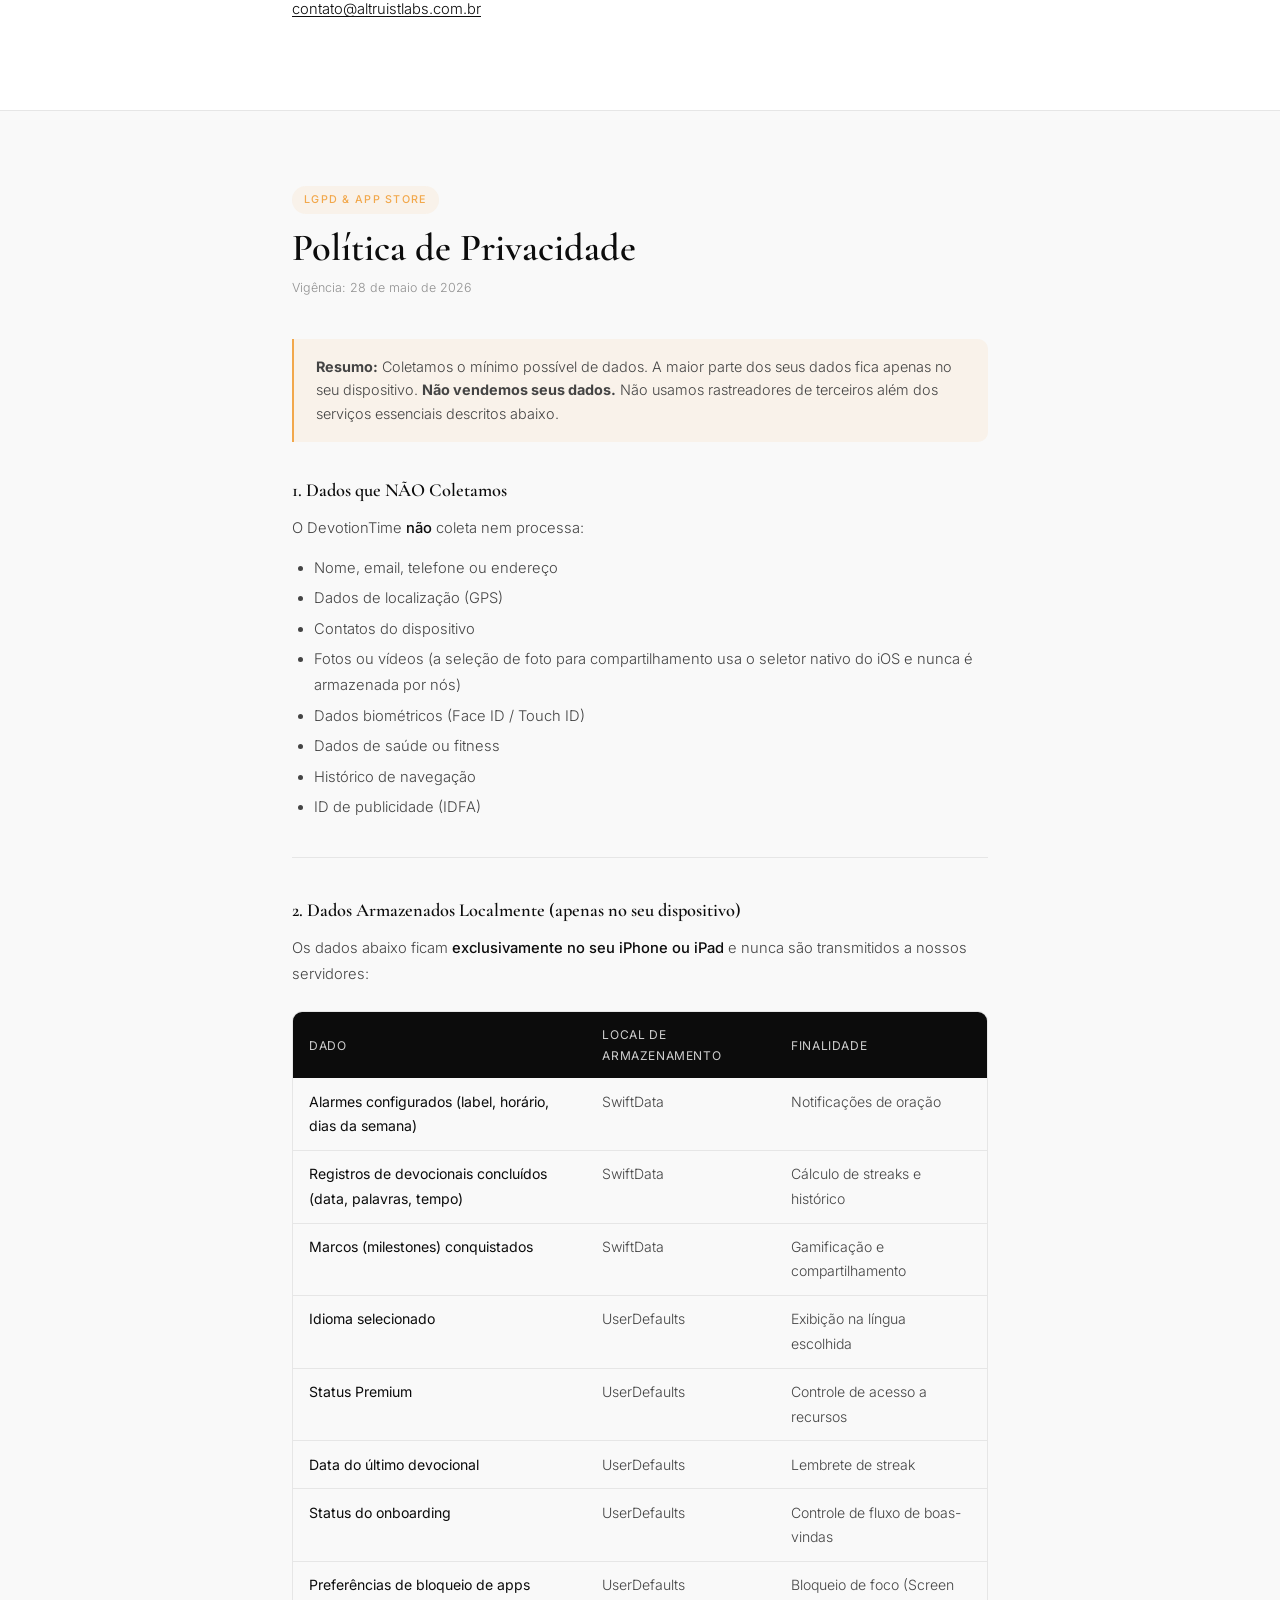
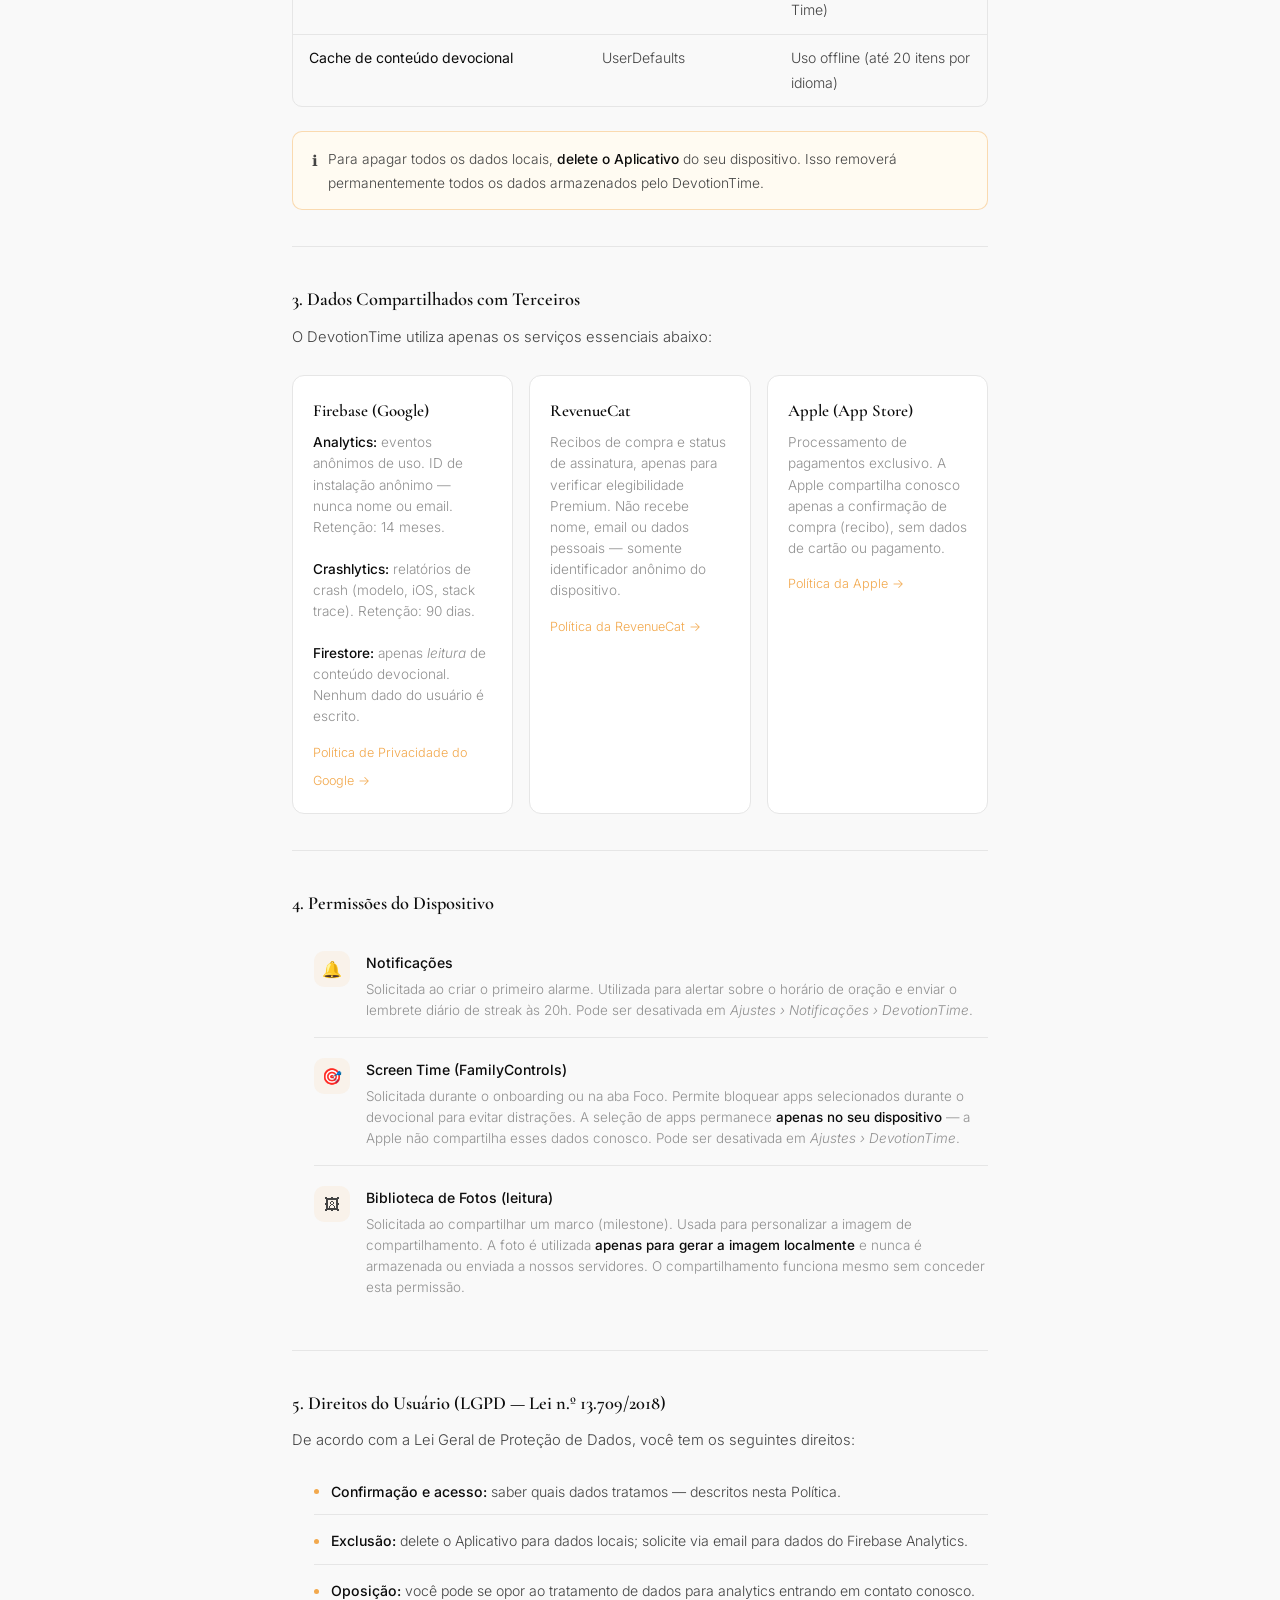
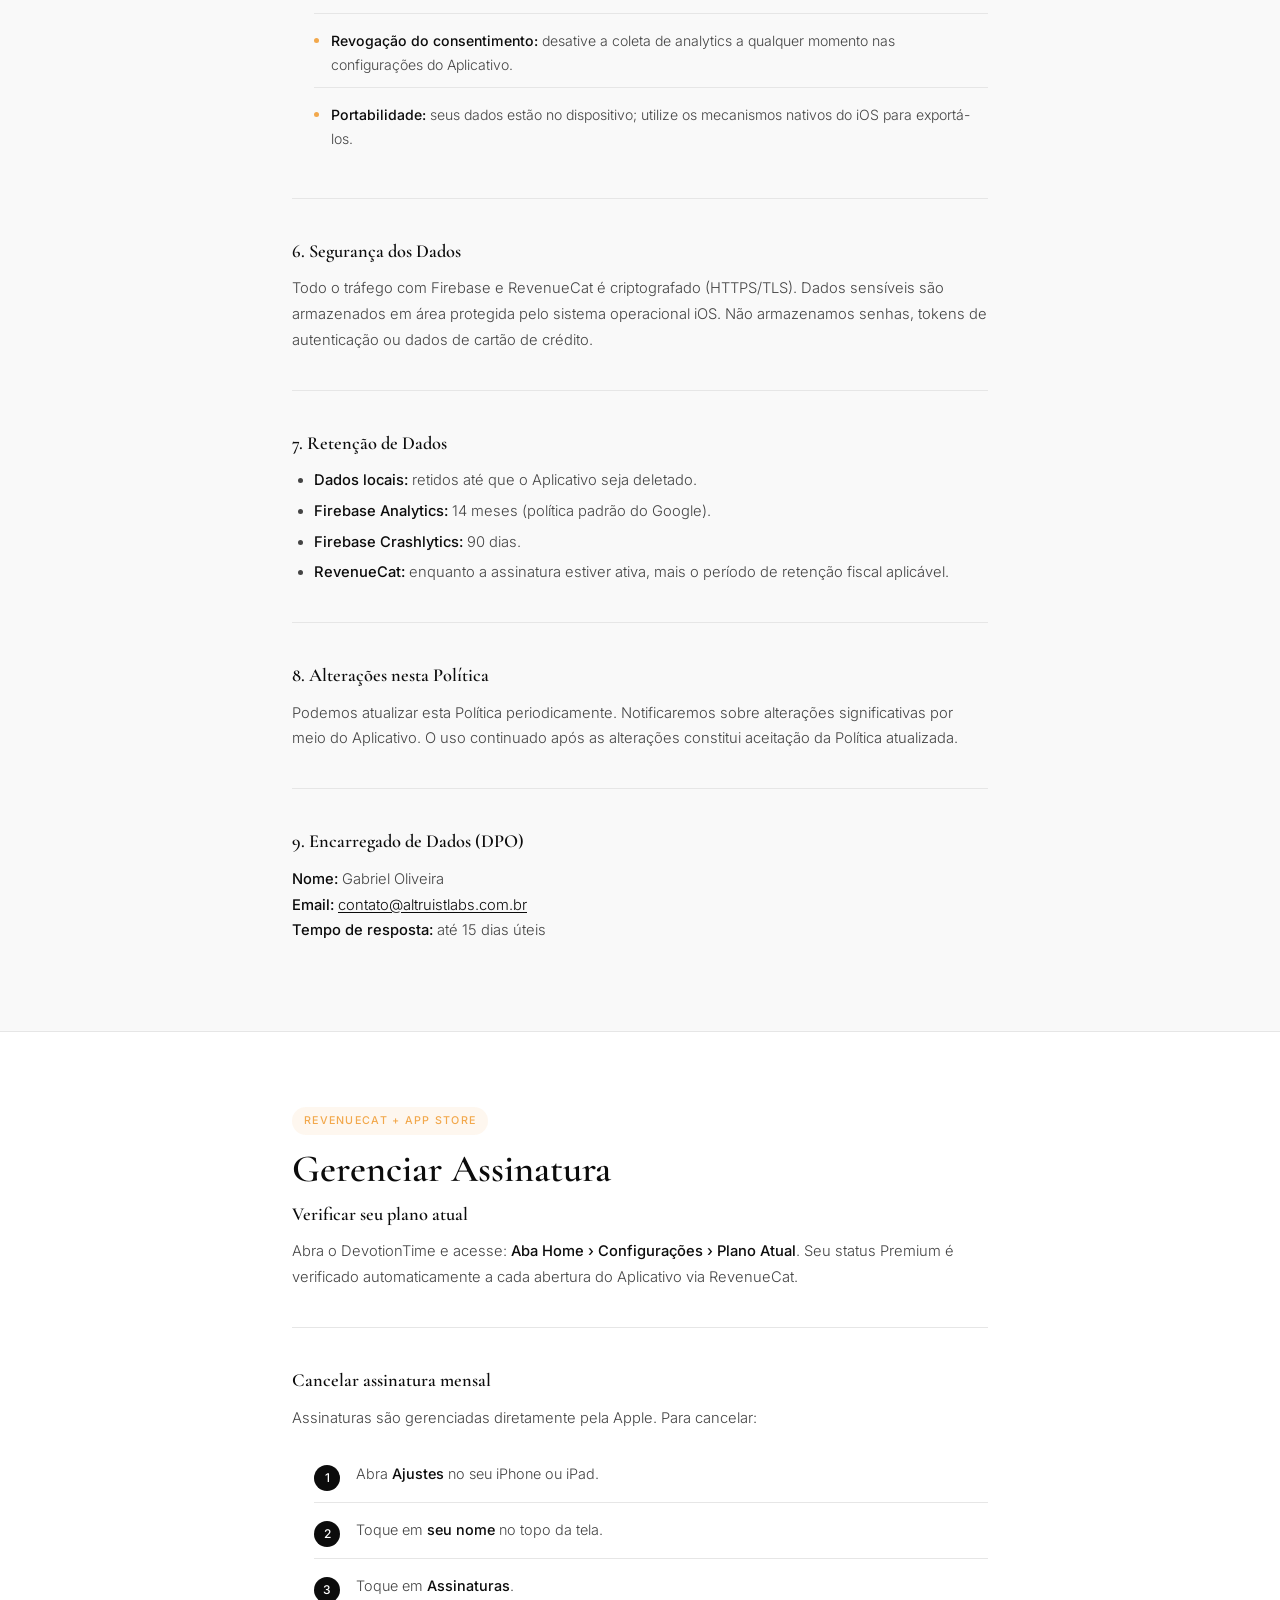
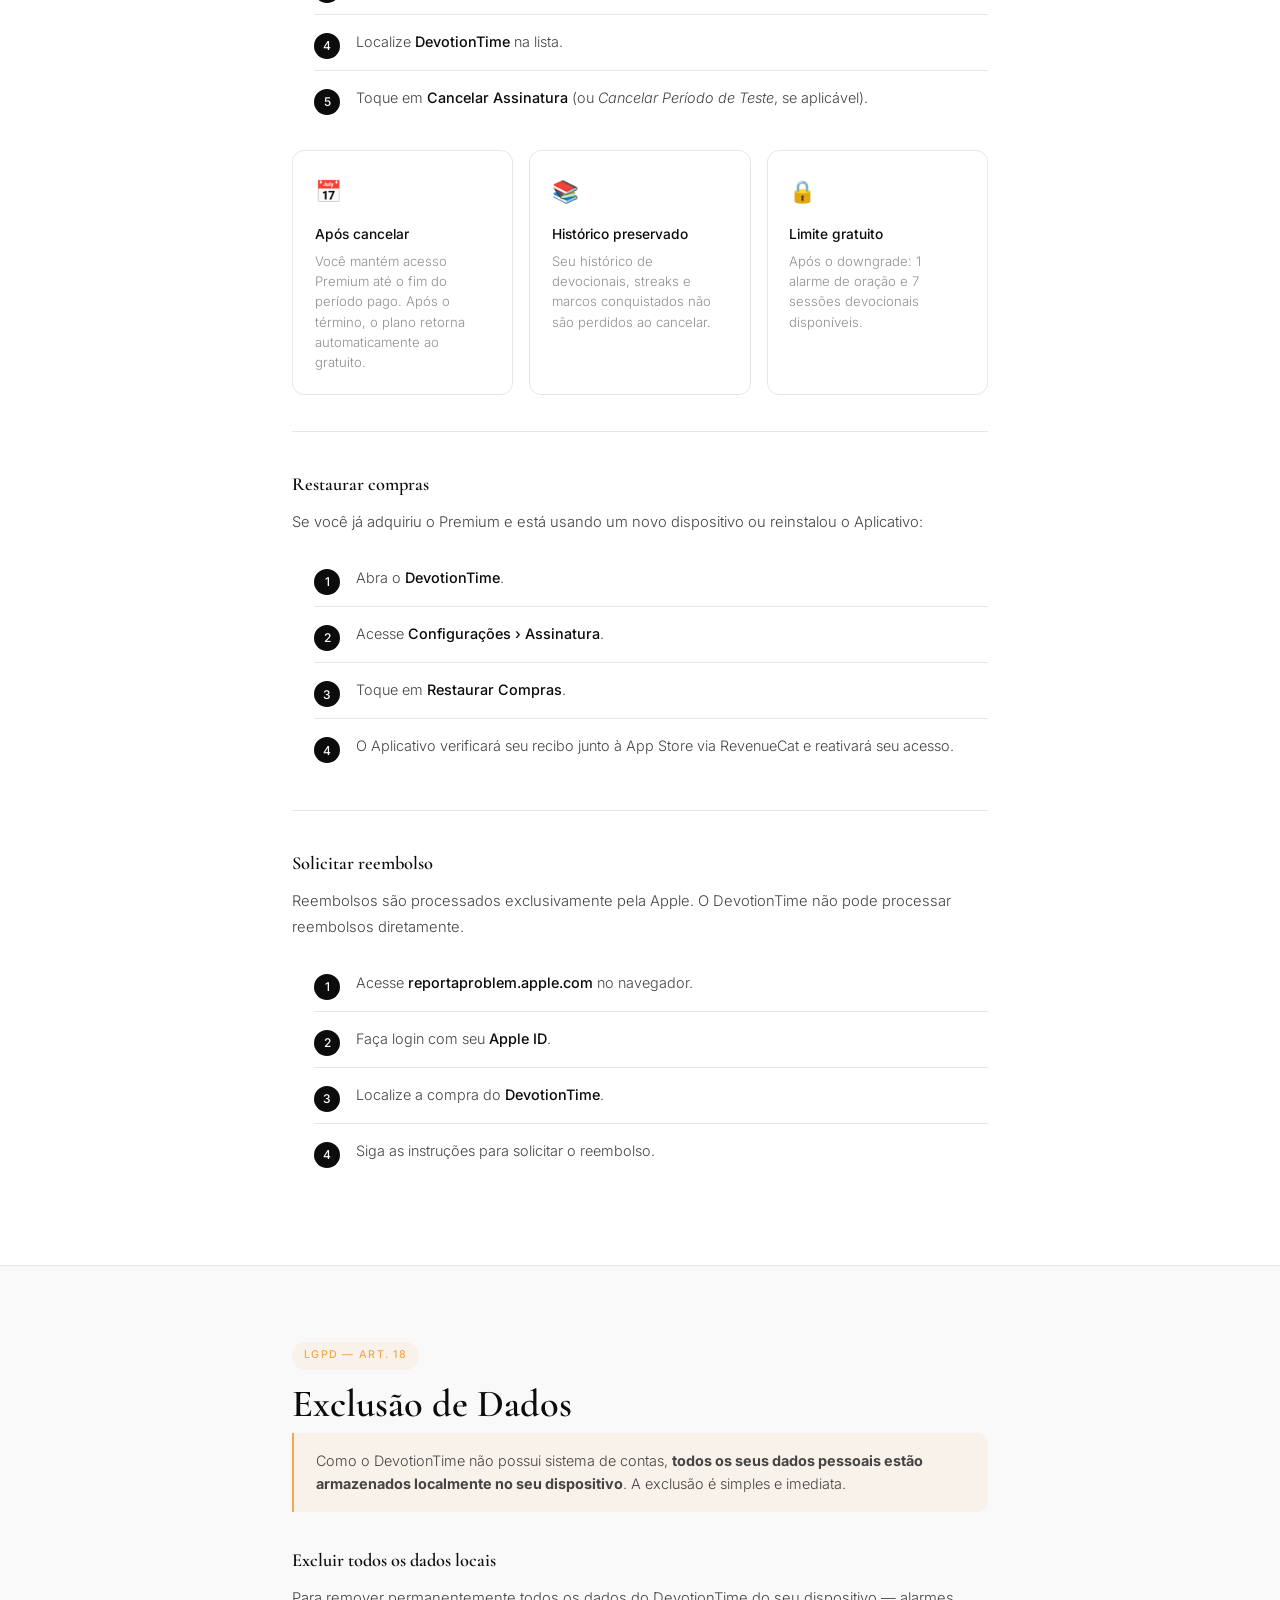
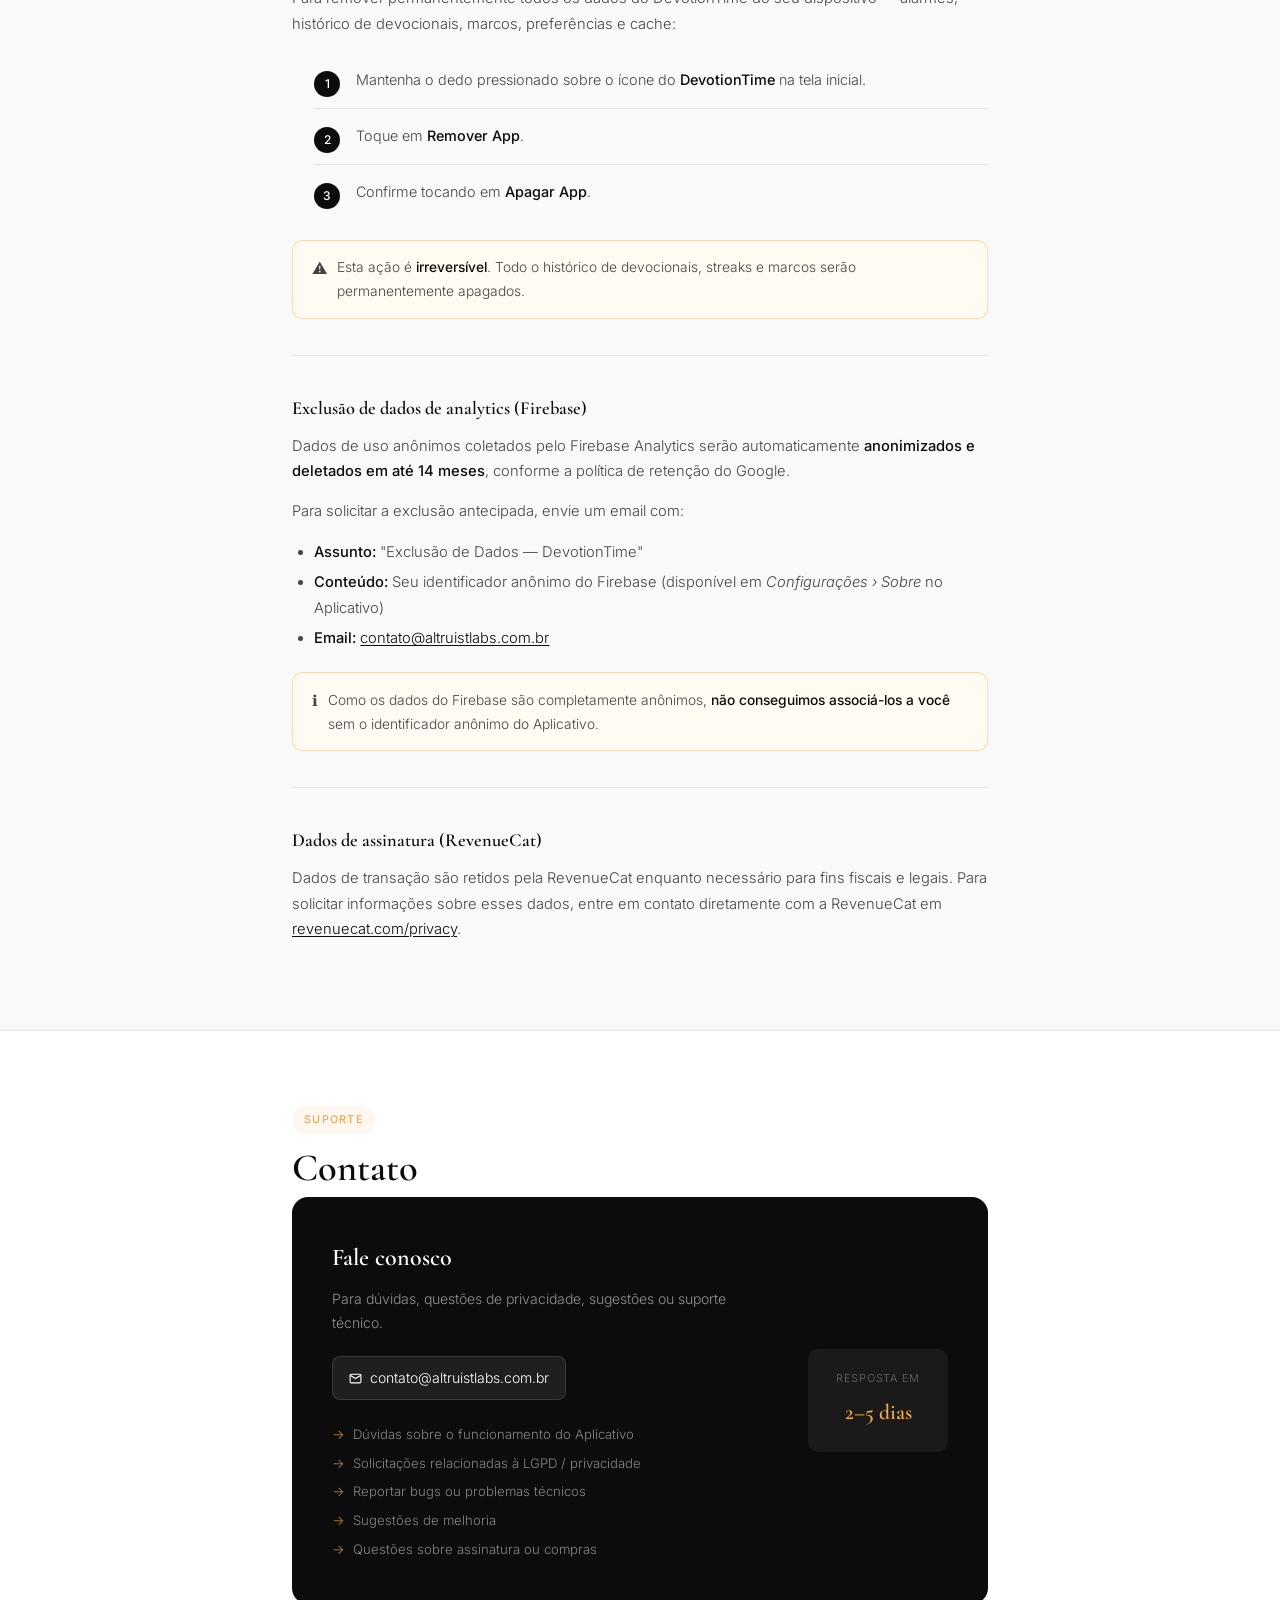
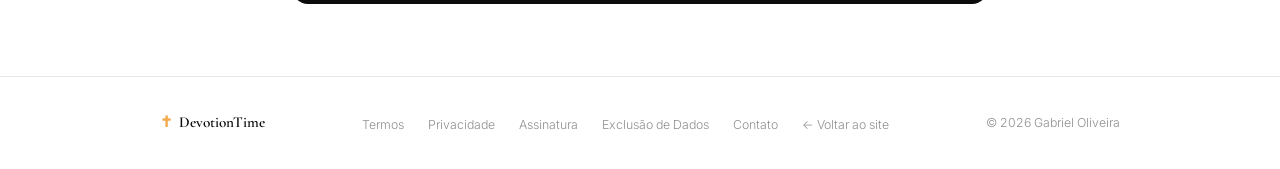
<file: legal.html>
<!DOCTYPE html>
<html lang="pt-BR">
<head>
  <meta charset="UTF-8" />
  <meta name="viewport" content="width=device-width, initial-scale=1.0" />
  <title>DevotionTime — Termos, Privacidade e Suporte</title>
  <meta name="description" content="Termos de Serviço, Política de Privacidade e informações de suporte do DevotionTime." />
  <link rel="icon" type="image/png" href="Icon.png" />
  <link rel="apple-touch-icon" href="Icon.png" />
  <link rel="preconnect" href="https://fonts.googleapis.com" />
  <link rel="preconnect" href="https://fonts.gstatic.com" crossorigin />
  <link href="https://fonts.googleapis.com/css2?family=Cormorant+Garamond:ital,wght@0,400;0,600;0,700;1,400&family=Inter:wght@300;400;500&display=swap" rel="stylesheet" />

  <style>
    :root {
      --gold:    #F2A84C;
      --gold-bg: rgba(242, 168, 76, 0.09);
      --black:   #0c0c0c;
      --gray:    #444444;
      --muted:   #909090;
      --border:  #e6e6e6;
      --white:   #ffffff;
      --off:     #f9f9f9;
    }

    *, *::before, *::after { box-sizing: border-box; margin: 0; padding: 0; }
    html { scroll-behavior: smooth; font-size: 16px; }
    body {
      font-family: 'Inter', sans-serif;
      font-weight: 300;
      color: var(--black);
      background: var(--white);
      line-height: 1.75;
      -webkit-font-smoothing: antialiased;
    }

    /* ── NAV ── */
    nav {
      position: sticky;
      top: 0; z-index: 100;
      background: rgba(255,255,255,0.96);
      backdrop-filter: blur(16px);
      -webkit-backdrop-filter: blur(16px);
      border-bottom: 1px solid var(--border);
    }
    .nav-inner {
      max-width: 960px;
      margin: 0 auto;
      padding: 0 2rem;
      display: flex;
      align-items: center;
      justify-content: space-between;
      height: 54px;
    }
    .nav-brand {
      font-family: 'Cormorant Garamond', serif;
      font-size: 1.1rem;
      font-weight: 600;
      color: var(--black);
      text-decoration: none;
      letter-spacing: 0.02em;
      display: flex;
      align-items: center;
      gap: 0.45rem;
    }
    .nav-brand .cross { color: var(--gold); font-size: 0.95rem; }
    .nav-links {
      display: flex;
      align-items: center;
      gap: 0.1rem;
      list-style: none;
    }
    .nav-links a {
      font-size: 0.76rem;
      font-weight: 400;
      letter-spacing: 0.06em;
      text-transform: uppercase;
      color: var(--muted);
      text-decoration: none;
      padding: 0.4rem 0.7rem;
      border-radius: 6px;
      transition: color 0.18s, background 0.18s;
    }
    .nav-links a:hover { color: var(--black); background: var(--off); }
    .nav-back {
      font-size: 0.78rem;
      color: var(--muted);
      text-decoration: none;
      display: flex;
      align-items: center;
      gap: 0.3rem;
      transition: color 0.18s;
    }
    .nav-back:hover { color: var(--black); }
    .nav-toggle {
      display: none;
      flex-direction: column;
      gap: 5px;
      cursor: pointer;
      padding: 6px;
    }
    .nav-toggle span {
      display: block;
      width: 20px;
      height: 1.5px;
      background: var(--black);
      border-radius: 2px;
      transition: 0.3s;
    }

    /* ── HEADER ── */
    .page-header {
      border-bottom: 1px solid var(--border);
      padding: 4rem 2rem 3.5rem;
      text-align: center;
    }
    .page-header-inner { max-width: 620px; margin: 0 auto; }
    .page-eyebrow {
      font-size: 0.7rem;
      font-weight: 500;
      letter-spacing: 0.14em;
      text-transform: uppercase;
      color: var(--gold);
      display: block;
      margin-bottom: 0.9rem;
    }
    .page-header h1 {
      font-family: 'Cormorant Garamond', serif;
      font-size: clamp(2rem, 4vw, 3rem);
      font-weight: 600;
      color: var(--black);
      line-height: 1.1;
      margin-bottom: 0.75rem;
    }
    .page-header p {
      font-size: 0.88rem;
      color: var(--muted);
    }

    /* ── LAYOUT ── */
    .wrapper {
      max-width: 760px;
      margin: 0 auto;
      padding: 0 2rem;
    }

    /* ── SECTIONS ── */
    .section {
      padding: 4.5rem 2rem;
      border-bottom: 1px solid var(--border);
    }
    .section.alt { background: var(--off); }
    .section:last-of-type { border-bottom: none; }

    .section-badge {
      display: inline-flex;
      align-items: center;
      gap: 0.4rem;
      font-size: 0.67rem;
      font-weight: 500;
      letter-spacing: 0.12em;
      text-transform: uppercase;
      color: var(--gold);
      background: var(--gold-bg);
      padding: 0.3rem 0.75rem;
      border-radius: 100px;
      margin-bottom: 0.75rem;
    }
    .section-title {
      font-family: 'Cormorant Garamond', serif;
      font-size: clamp(1.75rem, 3.5vw, 2.4rem);
      font-weight: 600;
      color: var(--black);
      line-height: 1.15;
      margin-bottom: 0.4rem;
    }
    .section-date {
      font-size: 0.78rem;
      color: var(--muted);
      margin-bottom: 2.5rem;
    }

    /* ── LEGAL TEXT ── */
    .legal h3 {
      font-family: 'Cormorant Garamond', serif;
      font-size: 1.15rem;
      font-weight: 600;
      color: var(--black);
      margin: 2.25rem 0 0.6rem;
      padding-top: 2.25rem;
      border-top: 1px solid var(--border);
    }
    .legal h3:first-child { margin-top: 0; padding-top: 0; border-top: none; }
    .legal p { margin-bottom: 0.9rem; color: var(--gray); font-size: 0.92rem; }
    .legal ul, .legal ol { padding-left: 1.4rem; margin-bottom: 0.9rem; color: var(--gray); font-size: 0.92rem; }
    .legal li { margin-bottom: 0.3rem; }
    .legal a { color: var(--black); text-underline-offset: 2px; }
    .legal a:hover { color: var(--gold); }
    .legal strong { font-weight: 500; color: var(--black); }

    /* ── SUMMARY BOX ── */
    .summary-box {
      background: var(--gold-bg);
      border-left: 2.5px solid var(--gold);
      border-radius: 0 10px 10px 0;
      padding: 1rem 1.35rem;
      margin-bottom: 2rem;
      font-size: 0.9rem;
      color: var(--gray);
      line-height: 1.65;
    }

    /* ── TABLE ── */
    .data-table-wrap {
      overflow-x: auto;
      margin: 1.5rem 0;
      border-radius: 10px;
      border: 1px solid var(--border);
    }
    table { width: 100%; border-collapse: collapse; font-size: 0.86rem; }
    thead { background: var(--black); }
    thead th {
      color: rgba(255,255,255,0.8);
      font-weight: 400;
      font-family: 'Inter', sans-serif;
      letter-spacing: 0.05em;
      text-align: left;
      padding: 0.75rem 1rem;
      font-size: 0.75rem;
      text-transform: uppercase;
    }
    tbody tr { border-bottom: 1px solid var(--border); }
    tbody tr:last-child { border-bottom: none; }
    tbody tr:nth-child(even) { background: var(--off); }
    td { padding: 0.7rem 1rem; color: var(--gray); vertical-align: top; font-size: 0.88rem; }
    td:first-child { font-weight: 400; color: var(--black); }

    /* ── PROVIDER CARDS ── */
    .provider-grid {
      display: grid;
      grid-template-columns: repeat(auto-fit, minmax(210px, 1fr));
      gap: 1rem;
      margin: 1.5rem 0;
    }
    .provider-card {
      border: 1px solid var(--border);
      border-radius: 12px;
      padding: 1.25rem;
      background: var(--white);
    }
    .provider-card h4 {
      font-family: 'Cormorant Garamond', serif;
      font-size: 1.05rem;
      font-weight: 600;
      color: var(--black);
      margin-bottom: 0.45rem;
    }
    .provider-card p { font-size: 0.85rem; color: var(--muted); margin-bottom: 0.6rem; line-height: 1.55; }
    .provider-card a { font-size: 0.79rem; color: var(--gold); text-decoration: none; }
    .provider-card a:hover { text-decoration: underline; }

    /* ── PERMISSIONS ── */
    .perm-list { list-style: none; padding: 0; margin: 1rem 0; }
    .perm-item {
      display: grid;
      grid-template-columns: auto 1fr;
      gap: 0.75rem 1rem;
      align-items: start;
      padding: 1rem 0;
      border-bottom: 1px solid var(--border);
    }
    .perm-item:last-child { border-bottom: none; }
    .perm-icon {
      width: 36px;
      height: 36px;
      border-radius: 10px;
      background: var(--gold-bg);
      display: flex;
      align-items: center;
      justify-content: center;
      font-size: 1rem;
      flex-shrink: 0;
    }
    .perm-item h4 { font-size: 0.88rem; font-weight: 500; color: var(--black); margin-bottom: 0.2rem; }
    .perm-item p { font-size: 0.84rem; color: var(--muted); line-height: 1.55; margin: 0; }

    /* ── RIGHTS ── */
    .rights-list { list-style: none; padding: 0; margin: 1rem 0; }
    .rights-item {
      display: flex;
      gap: 0.75rem;
      padding: 0.6rem 0;
      border-bottom: 1px solid var(--border);
      font-size: 0.88rem;
      color: var(--gray);
    }
    .rights-item:last-child { border-bottom: none; }
    .rights-dot {
      width: 5px;
      height: 5px;
      border-radius: 50%;
      background: var(--gold);
      margin-top: 0.6rem;
      flex-shrink: 0;
    }

    /* ── STEPS ── */
    .steps { list-style: none; padding: 0; margin: 1.25rem 0; }
    .steps li {
      display: flex;
      gap: 1rem;
      align-items: flex-start;
      padding: 0.7rem 0;
      border-bottom: 1px solid var(--border);
    }
    .steps li:last-child { border-bottom: none; }
    .step-num {
      width: 26px;
      height: 26px;
      border-radius: 50%;
      background: var(--black);
      color: var(--white);
      font-size: 0.75rem;
      font-weight: 500;
      display: flex;
      align-items: center;
      justify-content: center;
      flex-shrink: 0;
      margin-top: 0.12rem;
    }
    .steps li p { font-size: 0.9rem; color: var(--gray); line-height: 1.55; margin: 0; }

    /* ── INFO CARDS ── */
    .info-grid {
      display: grid;
      grid-template-columns: repeat(auto-fit, minmax(200px, 1fr));
      gap: 1rem;
      margin: 1.5rem 0;
    }
    .info-card {
      border: 1px solid var(--border);
      border-radius: 12px;
      padding: 1.35rem;
      background: var(--white);
    }
    .info-card .icon { font-size: 1.35rem; margin-bottom: 0.7rem; }
    .info-card h4 { font-size: 0.86rem; font-weight: 500; color: var(--black); margin-bottom: 0.3rem; }
    .info-card p { font-size: 0.82rem; color: var(--muted); line-height: 1.55; margin: 0; }

    /* ── ALERT ── */
    .alert {
      background: #fffbf2;
      border: 1px solid rgba(242, 168, 76, 0.4);
      border-radius: 10px;
      padding: 0.9rem 1.2rem;
      font-size: 0.86rem;
      color: var(--gray);
      margin: 1.25rem 0;
      display: flex;
      gap: 0.6rem;
      align-items: flex-start;
    }
    .alert-icon { font-size: 0.95rem; flex-shrink: 0; margin-top: 0.05rem; }

    /* ── CONTACT CARD ── */
    .contact-card {
      background: var(--black);
      border-radius: 16px;
      padding: 2.5rem;
      color: var(--white);
      display: grid;
      grid-template-columns: 1fr auto;
      gap: 2rem;
      align-items: center;
    }
    .contact-card h3 {
      font-family: 'Cormorant Garamond', serif;
      font-size: 1.5rem;
      font-weight: 600;
      margin-bottom: 0.5rem;
    }
    .contact-card > div:first-child > p {
      color: rgba(255,255,255,0.55);
      font-size: 0.88rem;
      margin-bottom: 1.25rem;
    }
    .contact-email {
      display: inline-flex;
      align-items: center;
      gap: 0.5rem;
      background: rgba(255,255,255,0.08);
      border: 1px solid rgba(255,255,255,0.12);
      border-radius: 8px;
      padding: 0.55rem 1rem;
      font-size: 0.88rem;
      color: var(--white);
      text-decoration: none;
      transition: background 0.18s;
    }
    .contact-email:hover { background: rgba(255,255,255,0.14); }
    .contact-topics { list-style: none; padding: 0; margin-top: 1.25rem; }
    .contact-topics li {
      font-size: 0.82rem;
      color: rgba(255,255,255,0.5);
      padding: 0.18rem 0;
      display: flex;
      gap: 0.5rem;
      align-items: center;
    }
    .contact-topics li::before { content: '→'; color: var(--gold); opacity: 0.8; }
    .contact-meta {
      background: rgba(255,255,255,0.06);
      border-radius: 10px;
      padding: 1.25rem 1.5rem;
      text-align: center;
      min-width: 140px;
    }
    .contact-meta .label {
      font-size: 0.68rem;
      letter-spacing: 0.08em;
      text-transform: uppercase;
      color: rgba(255,255,255,0.35);
      margin-bottom: 0.4rem;
    }
    .contact-meta .value {
      font-family: 'Cormorant Garamond', serif;
      font-size: 1.35rem;
      font-weight: 600;
      color: var(--gold);
    }

    /* ── FOOTER ── */
    footer {
      border-top: 1px solid var(--border);
      padding: 2rem 2rem;
    }
    .footer-inner {
      max-width: 960px;
      margin: 0 auto;
      display: flex;
      align-items: center;
      justify-content: space-between;
      flex-wrap: wrap;
      gap: 1rem;
    }
    .footer-brand {
      font-family: 'Cormorant Garamond', serif;
      font-size: 0.95rem;
      font-weight: 600;
      color: var(--black);
      display: flex;
      align-items: center;
      gap: 0.4rem;
    }
    .footer-brand .cross { color: var(--gold); }
    .footer-links { display: flex; gap: 1.5rem; list-style: none; flex-wrap: wrap; }
    .footer-links a {
      font-size: 0.77rem;
      color: var(--muted);
      text-decoration: none;
      transition: color 0.18s;
    }
    .footer-links a:hover { color: var(--black); }
    .footer-copy { font-size: 0.77rem; color: var(--muted); }

    /* ── RESPONSIVE ── */
    @media (max-width: 680px) {
      .nav-links { display: none; flex-direction: column; position: absolute; top: 54px; left: 0; right: 0; background: var(--white); border-bottom: 1px solid var(--border); padding: 0.75rem 1rem; }
      .nav-links.open { display: flex; }
      .nav-links a { font-size: 0.82rem; padding: 0.5rem 0.75rem; }
      .nav-toggle { display: flex; }
      .section { padding: 3rem 1.5rem; }
      .contact-card { grid-template-columns: 1fr; }
      .contact-meta { text-align: left; }
      .footer-inner { flex-direction: column; align-items: flex-start; }
    }
  </style>
</head>
<body>

<!-- NAV -->
<nav>
  <div class="nav-inner">
    <a href="index.html" class="nav-brand">
      <span class="cross">✝</span>
      DevotionTime
    </a>
    <ul class="nav-links" id="navLinks">
      <li><a href="#termos">Termos</a></li>
      <li><a href="#privacidade">Privacidade</a></li>
      <li><a href="#assinatura">Assinatura</a></li>
      <li><a href="#exclusao">Exclusão de Dados</a></li>
      <li><a href="#contato">Contato</a></li>
    </ul>
    <div class="nav-toggle" id="navToggle" role="button" tabindex="0" aria-label="Menu">
      <span></span><span></span><span></span>
    </div>
  </div>
</nav>

<!-- HEADER -->
<header class="page-header">
  <div class="page-header-inner">
    <span class="page-eyebrow">DevotionTime · iOS 17+</span>
    <h1>Termos, Privacidade e Suporte</h1>
    <p>Versão 1.0 &nbsp;·&nbsp; Vigência: 28 de maio de 2026 &nbsp;·&nbsp; Bundle ID: gabrielaltruist.DevotionTime</p>
  </div>
</header>

<!-- ═══════════════════════════════════════════════════════
     1. TERMOS DE SERVIÇO
══════════════════════════════════════════════════════════ -->
<section class="section" id="termos">
  <div class="wrapper">
    <span class="section-badge">EULA</span>
    <h2 class="section-title">Termos de Serviço</h2>
    <p class="section-date">Vigência: 28 de maio de 2026</p>

    <div class="legal">

      <h3>1. Aceitação dos Termos</h3>
      <p>Ao baixar, acessar ou usar o DevotionTime ("o Aplicativo"), você concorda com estes Termos de Serviço. Se não concordar com qualquer parte destes termos, não utilize o Aplicativo.</p>

      <h3>2. Licença de Uso</h3>
      <p>O DevotionTime concede a você uma licença limitada, não exclusiva, não transferível e revogável para usar o Aplicativo em dispositivos iOS de sua propriedade ou sob seu controle, em conformidade com estes Termos e com as regras da Apple App Store.</p>

      <h3>3. Elegibilidade</h3>
      <p>Você declara ter pelo menos 13 anos de idade ou a idade mínima exigida em seu país para consentir com o processamento de dados. Se você for menor de idade, um dos pais ou responsável legal deve aceitar estes Termos em seu nome.</p>

      <h3>4. Conta de Usuário</h3>
      <p>O DevotionTime <strong>não exige criação de conta</strong>. Não coletamos nome, email, telefone ou qualquer dado de cadastro. Todo o conteúdo gerado por você — alarmes, registros de devocionais, orações pessoais — é armazenado <strong>exclusivamente no seu dispositivo</strong> e nunca é enviado a nossos servidores.</p>

      <h3>5. Plano Gratuito vs. Premium</h3>
      <p><strong>Plano Gratuito</strong> — inclui:</p>
      <ul>
        <li>Máximo de 1 alarme de oração</li>
        <li>Máximo de 7 sessões devocionais completadas</li>
      </ul>
      <p><strong>Plano Premium (assinatura)</strong> — desbloqueia:</p>
      <ul>
        <li>Alarmes ilimitados</li>
        <li>Sessões devocionais ilimitadas</li>
        <li>Bloqueio de apps durante o devocional (Screen Time)</li>
        <li>Todo o conteúdo devocional para 365 dias</li>
      </ul>
      <p>O Premium está disponível nas modalidades <strong>Mensal</strong> (renovação automática) e <strong>Vitalício</strong> (pagamento único). Assinaturas são gerenciadas pela RevenueCat e processadas pela Apple App Store.</p>
      <p><strong>Cancelamento:</strong> a qualquer momento em <em>Ajustes &rsaquo; [seu nome] &rsaquo; Assinaturas &rsaquo; DevotionTime</em>. O acesso Premium permanece ativo até o fim do período pago. Nenhum reembolso é fornecido por períodos não utilizados.</p>
      <p><strong>Restauração de compras:</strong> caso troque de dispositivo ou reinstale o Aplicativo, utilize "Restaurar Compras" na tela de assinatura para reativar seu acesso.</p>

      <h3>6. Conteúdo do Aplicativo</h3>
      <p>O conteúdo devocional diário (orações, reflexões, versículos) é fornecido pelo DevotionTime e pode ser atualizado periodicamente. Citações bíblicas são de domínio público ou utilizadas sob licença adequada. O usuário não tem permissão para republicar, revender ou distribuir o conteúdo do Aplicativo sem autorização expressa.</p>

      <h3>7. Conduta do Usuário</h3>
      <p>Você concorda em não:</p>
      <ul>
        <li>Utilizar o Aplicativo para qualquer fim ilegal ou não autorizado;</li>
        <li>Tentar extrair, realizar engenharia reversa ou modificar o código do Aplicativo;</li>
        <li>Interferir com o funcionamento do Aplicativo ou dos serviços de Firebase/RevenueCat.</li>
      </ul>

      <h3>8. Propriedade Intelectual</h3>
      <p>O DevotionTime, seu nome, logotipo, design, interface e conteúdo original são propriedade exclusiva de Gabriel Oliveira. Estes Termos não concedem qualquer direito de propriedade intelectual sobre o Aplicativo, exceto a licença limitada de uso descrita na cláusula 2.</p>

      <h3>9. Limitação de Responsabilidade</h3>
      <p>O Aplicativo é fornecido "como está", sem garantias de qualquer tipo, expressas ou implícitas. Na extensão máxima permitida por lei, Gabriel Oliveira não se responsabiliza por danos indiretos, incidentais, especiais ou consequenciais decorrentes do uso ou da impossibilidade de uso do Aplicativo.</p>

      <h3>10. Modificações dos Termos</h3>
      <p>Estes Termos podem ser atualizados periodicamente. Notificaremos sobre alterações significativas através do Aplicativo. O uso continuado após as alterações constitui aceitação dos novos termos.</p>

      <h3>11. Lei Aplicável</h3>
      <p>Estes Termos são regidos pelas leis da República Federativa do Brasil. Qualquer disputa será resolvida nos foros da comarca competente no Brasil, com renúncia expressa a qualquer outro foro, por mais privilegiado que seja.</p>

      <h3>12. Contato</h3>
      <p>Para questões sobre estes Termos de Serviço, entre em contato:<br>
      <a href="mailto:contato@altruistlabs.com.br">contato@altruistlabs.com.br</a></p>

    </div>
  </div>
</section>

<!-- ═══════════════════════════════════════════════════════
     2. POLÍTICA DE PRIVACIDADE
══════════════════════════════════════════════════════════ -->
<section class="section alt" id="privacidade">
  <div class="wrapper">
    <span class="section-badge">LGPD &amp; App Store</span>
    <h2 class="section-title">Política de Privacidade</h2>
    <p class="section-date">Vigência: 28 de maio de 2026</p>

    <div class="summary-box">
      <strong>Resumo:</strong> Coletamos o mínimo possível de dados. A maior parte dos seus dados fica apenas no seu dispositivo. <strong>Não vendemos seus dados.</strong> Não usamos rastreadores de terceiros além dos serviços essenciais descritos abaixo.
    </div>

    <div class="legal">

      <h3>1. Dados que NÃO Coletamos</h3>
      <p>O DevotionTime <strong>não</strong> coleta nem processa:</p>
      <ul>
        <li>Nome, email, telefone ou endereço</li>
        <li>Dados de localização (GPS)</li>
        <li>Contatos do dispositivo</li>
        <li>Fotos ou vídeos (a seleção de foto para compartilhamento usa o seletor nativo do iOS e nunca é armazenada por nós)</li>
        <li>Dados biométricos (Face ID / Touch ID)</li>
        <li>Dados de saúde ou fitness</li>
        <li>Histórico de navegação</li>
        <li>ID de publicidade (IDFA)</li>
      </ul>

      <h3>2. Dados Armazenados Localmente (apenas no seu dispositivo)</h3>
      <p>Os dados abaixo ficam <strong>exclusivamente no seu iPhone ou iPad</strong> e nunca são transmitidos a nossos servidores:</p>

      <div class="data-table-wrap">
        <table>
          <thead>
            <tr>
              <th>Dado</th>
              <th>Local de armazenamento</th>
              <th>Finalidade</th>
            </tr>
          </thead>
          <tbody>
            <tr><td>Alarmes configurados (label, horário, dias da semana)</td><td>SwiftData</td><td>Notificações de oração</td></tr>
            <tr><td>Registros de devocionais concluídos (data, palavras, tempo)</td><td>SwiftData</td><td>Cálculo de streaks e histórico</td></tr>
            <tr><td>Marcos (milestones) conquistados</td><td>SwiftData</td><td>Gamificação e compartilhamento</td></tr>
            <tr><td>Idioma selecionado</td><td>UserDefaults</td><td>Exibição na língua escolhida</td></tr>
            <tr><td>Status Premium</td><td>UserDefaults</td><td>Controle de acesso a recursos</td></tr>
            <tr><td>Data do último devocional</td><td>UserDefaults</td><td>Lembrete de streak</td></tr>
            <tr><td>Status do onboarding</td><td>UserDefaults</td><td>Controle de fluxo de boas-vindas</td></tr>
            <tr><td>Preferências de bloqueio de apps</td><td>UserDefaults</td><td>Bloqueio de foco (Screen Time)</td></tr>
            <tr><td>Cache de conteúdo devocional</td><td>UserDefaults</td><td>Uso offline (até 20 itens por idioma)</td></tr>
          </tbody>
        </table>
      </div>

      <div class="alert">
        <span class="alert-icon">ℹ</span>
        <span>Para apagar todos os dados locais, <strong>delete o Aplicativo</strong> do seu dispositivo. Isso removerá permanentemente todos os dados armazenados pelo DevotionTime.</span>
      </div>

      <h3>3. Dados Compartilhados com Terceiros</h3>
      <p>O DevotionTime utiliza apenas os serviços essenciais abaixo:</p>

      <div class="provider-grid">
        <div class="provider-card">
          <h4>Firebase (Google)</h4>
          <p><strong>Analytics:</strong> eventos anônimos de uso. ID de instalação anônimo — nunca nome ou email. Retenção: 14 meses.<br><br>
          <strong>Crashlytics:</strong> relatórios de crash (modelo, iOS, stack trace). Retenção: 90 dias.<br><br>
          <strong>Firestore:</strong> apenas <em>leitura</em> de conteúdo devocional. Nenhum dado do usuário é escrito.</p>
          <a href="https://policies.google.com/privacy" target="_blank" rel="noopener">Política de Privacidade do Google →</a>
        </div>
        <div class="provider-card">
          <h4>RevenueCat</h4>
          <p>Recibos de compra e status de assinatura, apenas para verificar elegibilidade Premium. Não recebe nome, email ou dados pessoais — somente identificador anônimo do dispositivo.</p>
          <a href="https://www.revenuecat.com/privacy" target="_blank" rel="noopener">Política da RevenueCat →</a>
        </div>
        <div class="provider-card">
          <h4>Apple (App Store)</h4>
          <p>Processamento de pagamentos exclusivo. A Apple compartilha conosco apenas a confirmação de compra (recibo), sem dados de cartão ou pagamento.</p>
          <a href="https://www.apple.com/legal/privacy/" target="_blank" rel="noopener">Política da Apple →</a>
        </div>
      </div>

      <h3>4. Permissões do Dispositivo</h3>
      <ul class="perm-list">
        <li class="perm-item">
          <div class="perm-icon">🔔</div>
          <div>
            <h4>Notificações</h4>
            <p>Solicitada ao criar o primeiro alarme. Utilizada para alertar sobre o horário de oração e enviar o lembrete diário de streak às 20h. Pode ser desativada em <em>Ajustes &rsaquo; Notificações &rsaquo; DevotionTime</em>.</p>
          </div>
        </li>
        <li class="perm-item">
          <div class="perm-icon">🎯</div>
          <div>
            <h4>Screen Time (FamilyControls)</h4>
            <p>Solicitada durante o onboarding ou na aba Foco. Permite bloquear apps selecionados durante o devocional para evitar distrações. A seleção de apps permanece <strong>apenas no seu dispositivo</strong> — a Apple não compartilha esses dados conosco. Pode ser desativada em <em>Ajustes &rsaquo; DevotionTime</em>.</p>
          </div>
        </li>
        <li class="perm-item">
          <div class="perm-icon">🖼</div>
          <div>
            <h4>Biblioteca de Fotos (leitura)</h4>
            <p>Solicitada ao compartilhar um marco (milestone). Usada para personalizar a imagem de compartilhamento. A foto é utilizada <strong>apenas para gerar a imagem localmente</strong> e nunca é armazenada ou enviada a nossos servidores. O compartilhamento funciona mesmo sem conceder esta permissão.</p>
          </div>
        </li>
      </ul>

      <h3>5. Direitos do Usuário (LGPD — Lei n.º 13.709/2018)</h3>
      <p>De acordo com a Lei Geral de Proteção de Dados, você tem os seguintes direitos:</p>
      <ul class="rights-list">
        <li class="rights-item"><span class="rights-dot"></span><span><strong>Confirmação e acesso:</strong> saber quais dados tratamos — descritos nesta Política.</span></li>
        <li class="rights-item"><span class="rights-dot"></span><span><strong>Exclusão:</strong> delete o Aplicativo para dados locais; solicite via email para dados do Firebase Analytics.</span></li>
        <li class="rights-item"><span class="rights-dot"></span><span><strong>Oposição:</strong> você pode se opor ao tratamento de dados para analytics entrando em contato conosco.</span></li>
        <li class="rights-item"><span class="rights-dot"></span><span><strong>Revogação do consentimento:</strong> desative a coleta de analytics a qualquer momento nas configurações do Aplicativo.</span></li>
        <li class="rights-item"><span class="rights-dot"></span><span><strong>Portabilidade:</strong> seus dados estão no dispositivo; utilize os mecanismos nativos do iOS para exportá-los.</span></li>
      </ul>

      <h3>6. Segurança dos Dados</h3>
      <p>Todo o tráfego com Firebase e RevenueCat é criptografado (HTTPS/TLS). Dados sensíveis são armazenados em área protegida pelo sistema operacional iOS. Não armazenamos senhas, tokens de autenticação ou dados de cartão de crédito.</p>

      <h3>7. Retenção de Dados</h3>
      <ul>
        <li><strong>Dados locais:</strong> retidos até que o Aplicativo seja deletado.</li>
        <li><strong>Firebase Analytics:</strong> 14 meses (política padrão do Google).</li>
        <li><strong>Firebase Crashlytics:</strong> 90 dias.</li>
        <li><strong>RevenueCat:</strong> enquanto a assinatura estiver ativa, mais o período de retenção fiscal aplicável.</li>
      </ul>

      <h3>8. Alterações nesta Política</h3>
      <p>Podemos atualizar esta Política periodicamente. Notificaremos sobre alterações significativas por meio do Aplicativo. O uso continuado após as alterações constitui aceitação da Política atualizada.</p>

      <h3>9. Encarregado de Dados (DPO)</h3>
      <p><strong>Nome:</strong> Gabriel Oliveira<br>
      <strong>Email:</strong> <a href="mailto:contato@altruistlabs.com.br">contato@altruistlabs.com.br</a><br>
      <strong>Tempo de resposta:</strong> até 15 dias úteis</p>

    </div>
  </div>
</section>

<!-- ═══════════════════════════════════════════════════════
     3. GERENCIAR ASSINATURA
══════════════════════════════════════════════════════════ -->
<section class="section" id="assinatura">
  <div class="wrapper">
    <span class="section-badge">RevenueCat + App Store</span>
    <h2 class="section-title">Gerenciar Assinatura</h2>

    <div class="legal">

      <h3>Verificar seu plano atual</h3>
      <p>Abra o DevotionTime e acesse: <strong>Aba Home &rsaquo; Configurações &rsaquo; Plano Atual</strong>. Seu status Premium é verificado automaticamente a cada abertura do Aplicativo via RevenueCat.</p>

      <h3>Cancelar assinatura mensal</h3>
      <p>Assinaturas são gerenciadas diretamente pela Apple. Para cancelar:</p>
      <ol class="steps">
        <li><span class="step-num">1</span><p>Abra <strong>Ajustes</strong> no seu iPhone ou iPad.</p></li>
        <li><span class="step-num">2</span><p>Toque em <strong>seu nome</strong> no topo da tela.</p></li>
        <li><span class="step-num">3</span><p>Toque em <strong>Assinaturas</strong>.</p></li>
        <li><span class="step-num">4</span><p>Localize <strong>DevotionTime</strong> na lista.</p></li>
        <li><span class="step-num">5</span><p>Toque em <strong>Cancelar Assinatura</strong> (ou <em>Cancelar Período de Teste</em>, se aplicável).</p></li>
      </ol>

      <div class="info-grid">
        <div class="info-card">
          <div class="icon">📅</div>
          <h4>Após cancelar</h4>
          <p>Você mantém acesso Premium até o fim do período pago. Após o término, o plano retorna automaticamente ao gratuito.</p>
        </div>
        <div class="info-card">
          <div class="icon">📚</div>
          <h4>Histórico preservado</h4>
          <p>Seu histórico de devocionais, streaks e marcos conquistados não são perdidos ao cancelar.</p>
        </div>
        <div class="info-card">
          <div class="icon">🔒</div>
          <h4>Limite gratuito</h4>
          <p>Após o downgrade: 1 alarme de oração e 7 sessões devocionais disponíveis.</p>
        </div>
      </div>

      <h3>Restaurar compras</h3>
      <p>Se você já adquiriu o Premium e está usando um novo dispositivo ou reinstalou o Aplicativo:</p>
      <ol class="steps">
        <li><span class="step-num">1</span><p>Abra o <strong>DevotionTime</strong>.</p></li>
        <li><span class="step-num">2</span><p>Acesse <strong>Configurações &rsaquo; Assinatura</strong>.</p></li>
        <li><span class="step-num">3</span><p>Toque em <strong>Restaurar Compras</strong>.</p></li>
        <li><span class="step-num">4</span><p>O Aplicativo verificará seu recibo junto à App Store via RevenueCat e reativará seu acesso.</p></li>
      </ol>

      <h3>Solicitar reembolso</h3>
      <p>Reembolsos são processados exclusivamente pela Apple. O DevotionTime não pode processar reembolsos diretamente.</p>
      <ol class="steps">
        <li><span class="step-num">1</span><p>Acesse <strong>reportaproblem.apple.com</strong> no navegador.</p></li>
        <li><span class="step-num">2</span><p>Faça login com seu <strong>Apple ID</strong>.</p></li>
        <li><span class="step-num">3</span><p>Localize a compra do <strong>DevotionTime</strong>.</p></li>
        <li><span class="step-num">4</span><p>Siga as instruções para solicitar o reembolso.</p></li>
      </ol>

    </div>
  </div>
</section>

<!-- ═══════════════════════════════════════════════════════
     4. EXCLUSÃO DE DADOS
══════════════════════════════════════════════════════════ -->
<section class="section alt" id="exclusao">
  <div class="wrapper">
    <span class="section-badge">LGPD — Art. 18</span>
    <h2 class="section-title">Exclusão de Dados</h2>

    <div class="summary-box">
      Como o DevotionTime não possui sistema de contas, <strong>todos os seus dados pessoais estão armazenados localmente no seu dispositivo</strong>. A exclusão é simples e imediata.
    </div>

    <div class="legal">

      <h3>Excluir todos os dados locais</h3>
      <p>Para remover permanentemente todos os dados do DevotionTime do seu dispositivo — alarmes, histórico de devocionais, marcos, preferências e cache:</p>
      <ol class="steps">
        <li><span class="step-num">1</span><p>Mantenha o dedo pressionado sobre o ícone do <strong>DevotionTime</strong> na tela inicial.</p></li>
        <li><span class="step-num">2</span><p>Toque em <strong>Remover App</strong>.</p></li>
        <li><span class="step-num">3</span><p>Confirme tocando em <strong>Apagar App</strong>.</p></li>
      </ol>
      <div class="alert">
        <span class="alert-icon">⚠</span>
        <span>Esta ação é <strong>irreversível</strong>. Todo o histórico de devocionais, streaks e marcos serão permanentemente apagados.</span>
      </div>

      <h3>Exclusão de dados de analytics (Firebase)</h3>
      <p>Dados de uso anônimos coletados pelo Firebase Analytics serão automaticamente <strong>anonimizados e deletados em até 14 meses</strong>, conforme a política de retenção do Google.</p>
      <p>Para solicitar a exclusão antecipada, envie um email com:</p>
      <ul>
        <li><strong>Assunto:</strong> "Exclusão de Dados — DevotionTime"</li>
        <li><strong>Conteúdo:</strong> Seu identificador anônimo do Firebase (disponível em <em>Configurações &rsaquo; Sobre</em> no Aplicativo)</li>
        <li><strong>Email:</strong> <a href="mailto:contato@altruistlabs.com.br">contato@altruistlabs.com.br</a></li>
      </ul>
      <div class="alert">
        <span class="alert-icon">ℹ</span>
        <span>Como os dados do Firebase são completamente anônimos, <strong>não conseguimos associá-los a você</strong> sem o identificador anônimo do Aplicativo.</span>
      </div>

      <h3>Dados de assinatura (RevenueCat)</h3>
      <p>Dados de transação são retidos pela RevenueCat enquanto necessário para fins fiscais e legais. Para solicitar informações sobre esses dados, entre em contato diretamente com a RevenueCat em <a href="https://www.revenuecat.com/privacy" target="_blank" rel="noopener">revenuecat.com/privacy</a>.</p>

    </div>
  </div>
</section>

<!-- ═══════════════════════════════════════════════════════
     5. CONTATO
══════════════════════════════════════════════════════════ -->
<section class="section" id="contato">
  <div class="wrapper">
    <span class="section-badge">Suporte</span>
    <h2 class="section-title">Contato</h2>

    <div class="contact-card">
      <div>
        <h3>Fale conosco</h3>
        <p>Para dúvidas, questões de privacidade, sugestões ou suporte técnico.</p>
        <a class="contact-email" href="mailto:contato@altruistlabs.com.br">
          <svg width="13" height="13" fill="none" stroke="currentColor" stroke-width="2" viewBox="0 0 24 24"><path d="M4 4h16c1.1 0 2 .9 2 2v12c0 1.1-.9 2-2 2H4c-1.1 0-2-.9-2-2V6c0-1.1.9-2 2-2z"/><polyline points="22,6 12,12 2,6"/></svg>
          contato@altruistlabs.com.br
        </a>
        <ul class="contact-topics">
          <li>Dúvidas sobre o funcionamento do Aplicativo</li>
          <li>Solicitações relacionadas à LGPD / privacidade</li>
          <li>Reportar bugs ou problemas técnicos</li>
          <li>Sugestões de melhoria</li>
          <li>Questões sobre assinatura ou compras</li>
        </ul>
      </div>
      <div class="contact-meta">
        <div class="label">Resposta em</div>
        <div class="value">2–5 dias</div>
      </div>
    </div>
  </div>
</section>

<!-- FOOTER -->
<footer>
  <div class="footer-inner">
    <span class="footer-brand"><span class="cross">✝</span> DevotionTime</span>
    <ul class="footer-links">
      <li><a href="#termos">Termos</a></li>
      <li><a href="#privacidade">Privacidade</a></li>
      <li><a href="#assinatura">Assinatura</a></li>
      <li><a href="#exclusao">Exclusão de Dados</a></li>
      <li><a href="#contato">Contato</a></li>
      <li><a href="index.html">← Voltar ao site</a></li>
    </ul>
    <span class="footer-copy">© 2026 Gabriel Oliveira</span>
  </div>
</footer>

<script>
  const toggle = document.getElementById('navToggle');
  const links  = document.getElementById('navLinks');
  toggle.addEventListener('click', () => links.classList.toggle('open'));
  links.querySelectorAll('a').forEach(a => a.addEventListener('click', () => links.classList.remove('open')));
</script>
</body>
</html>
</file>
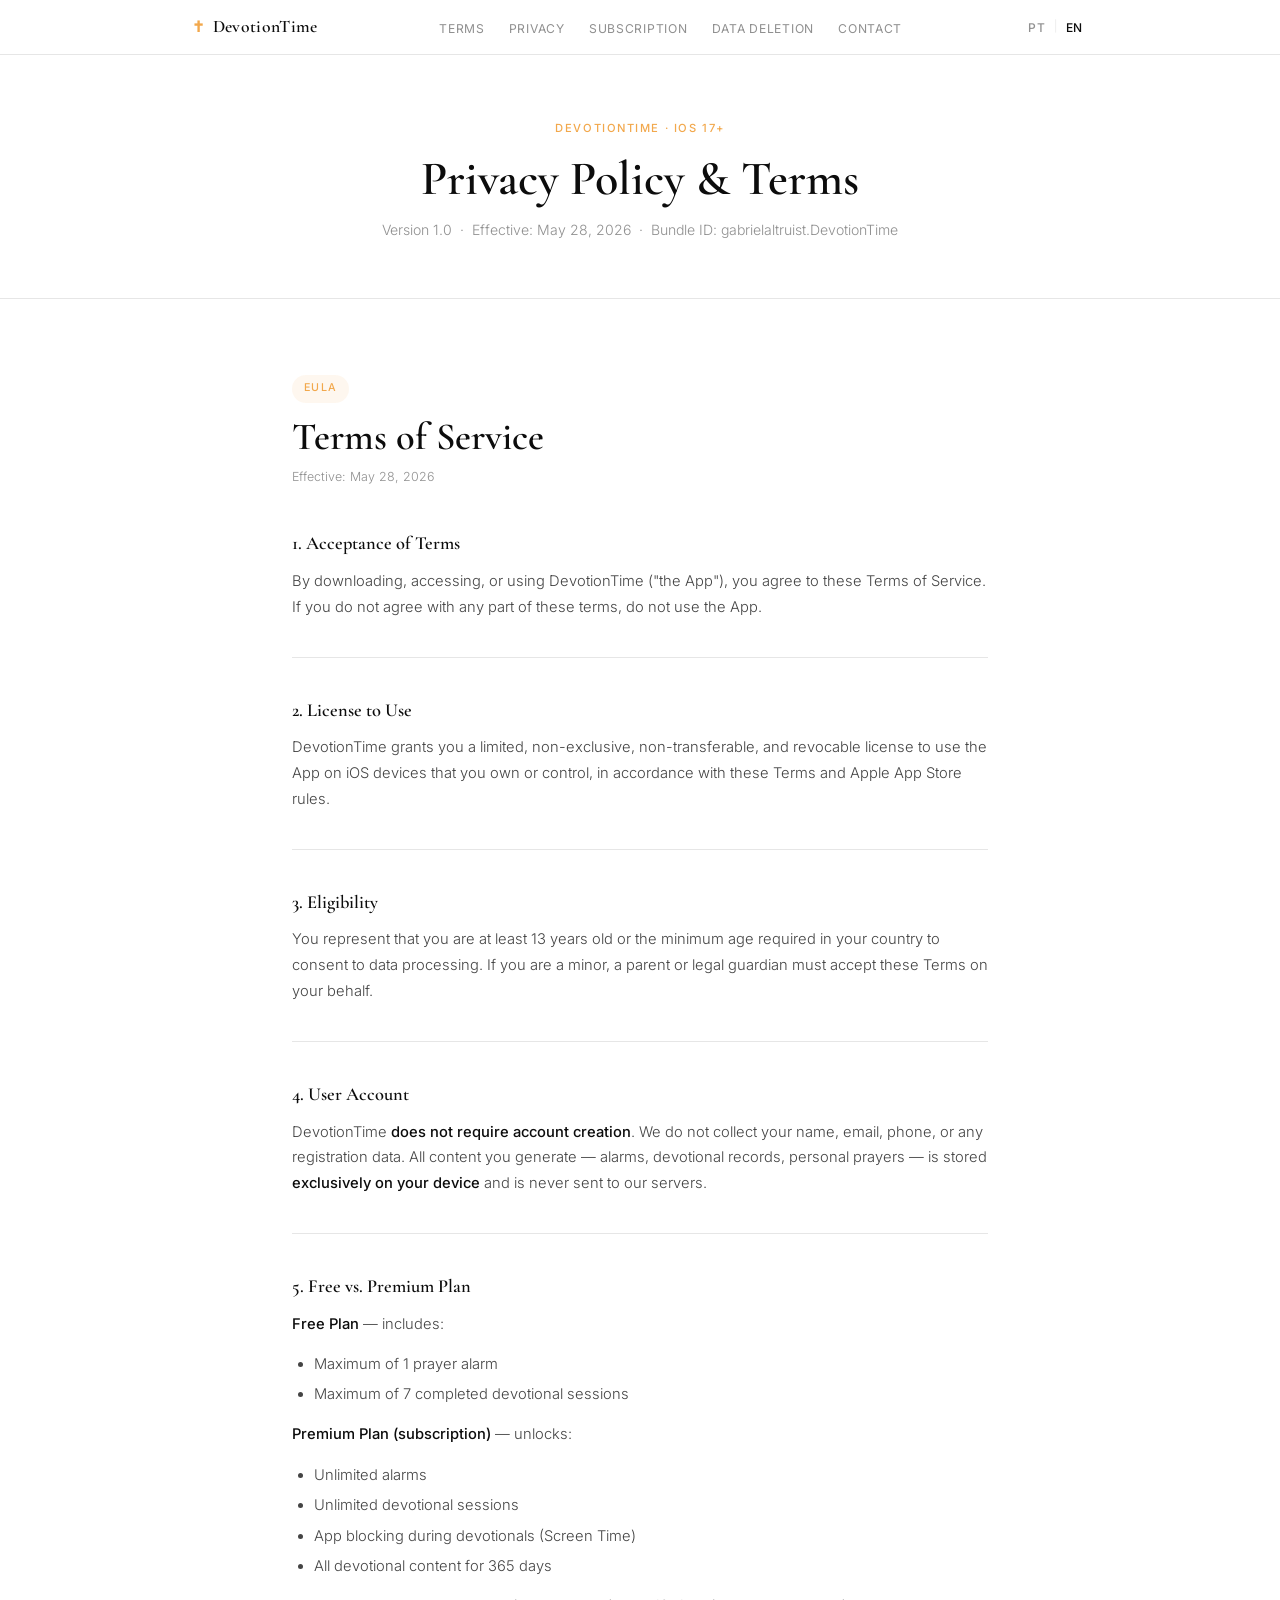
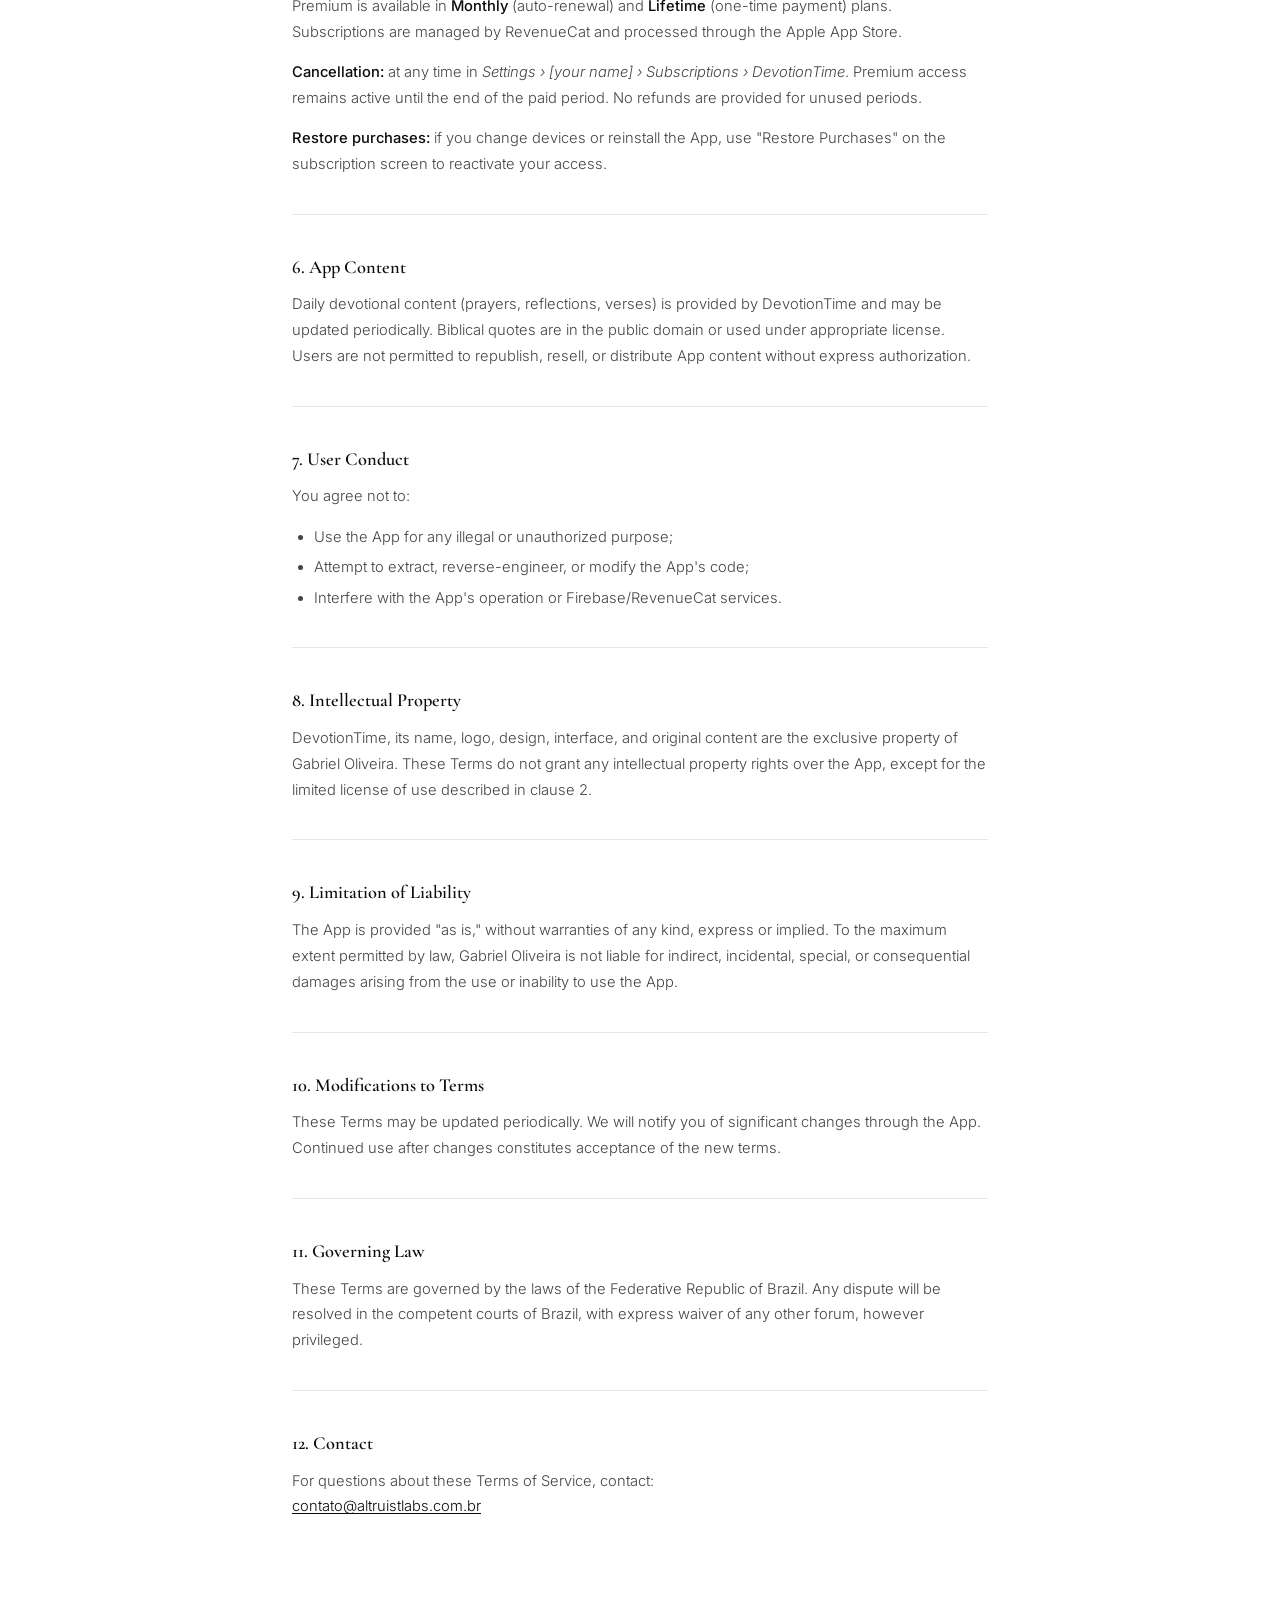
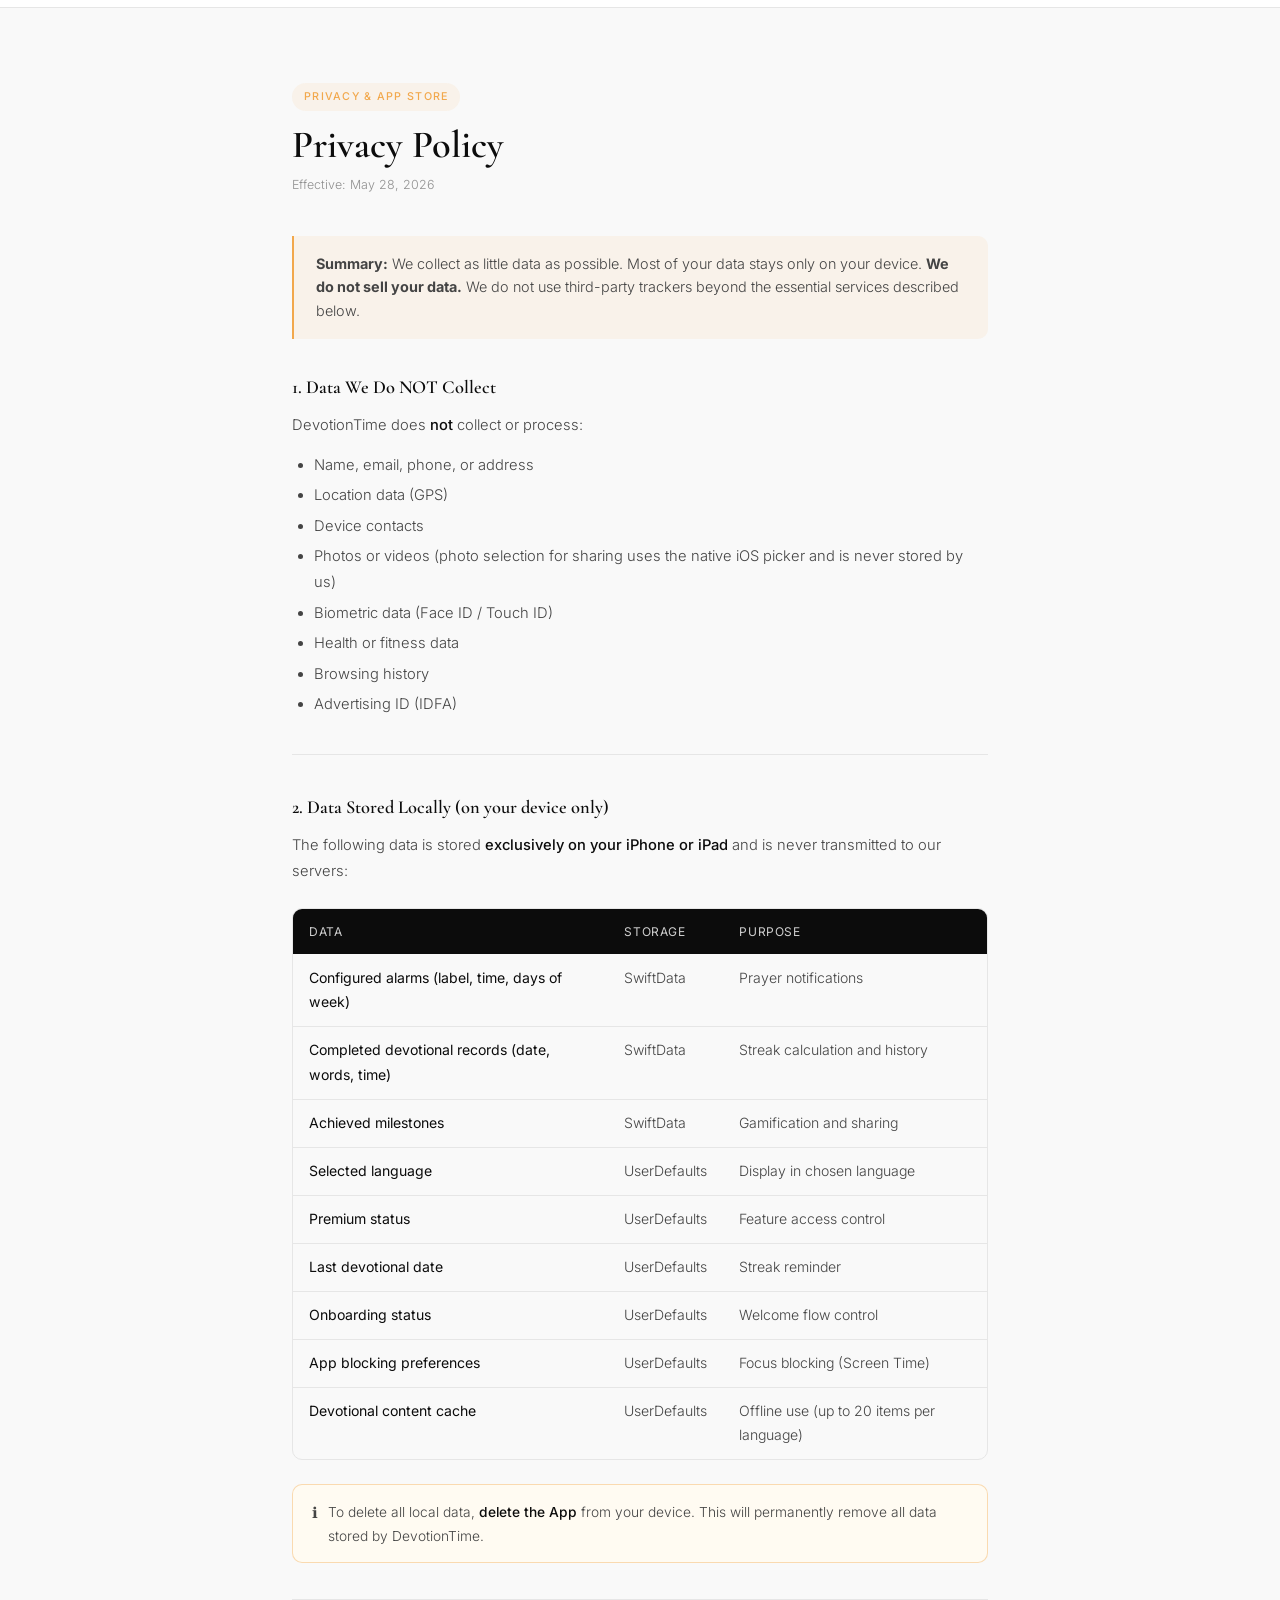
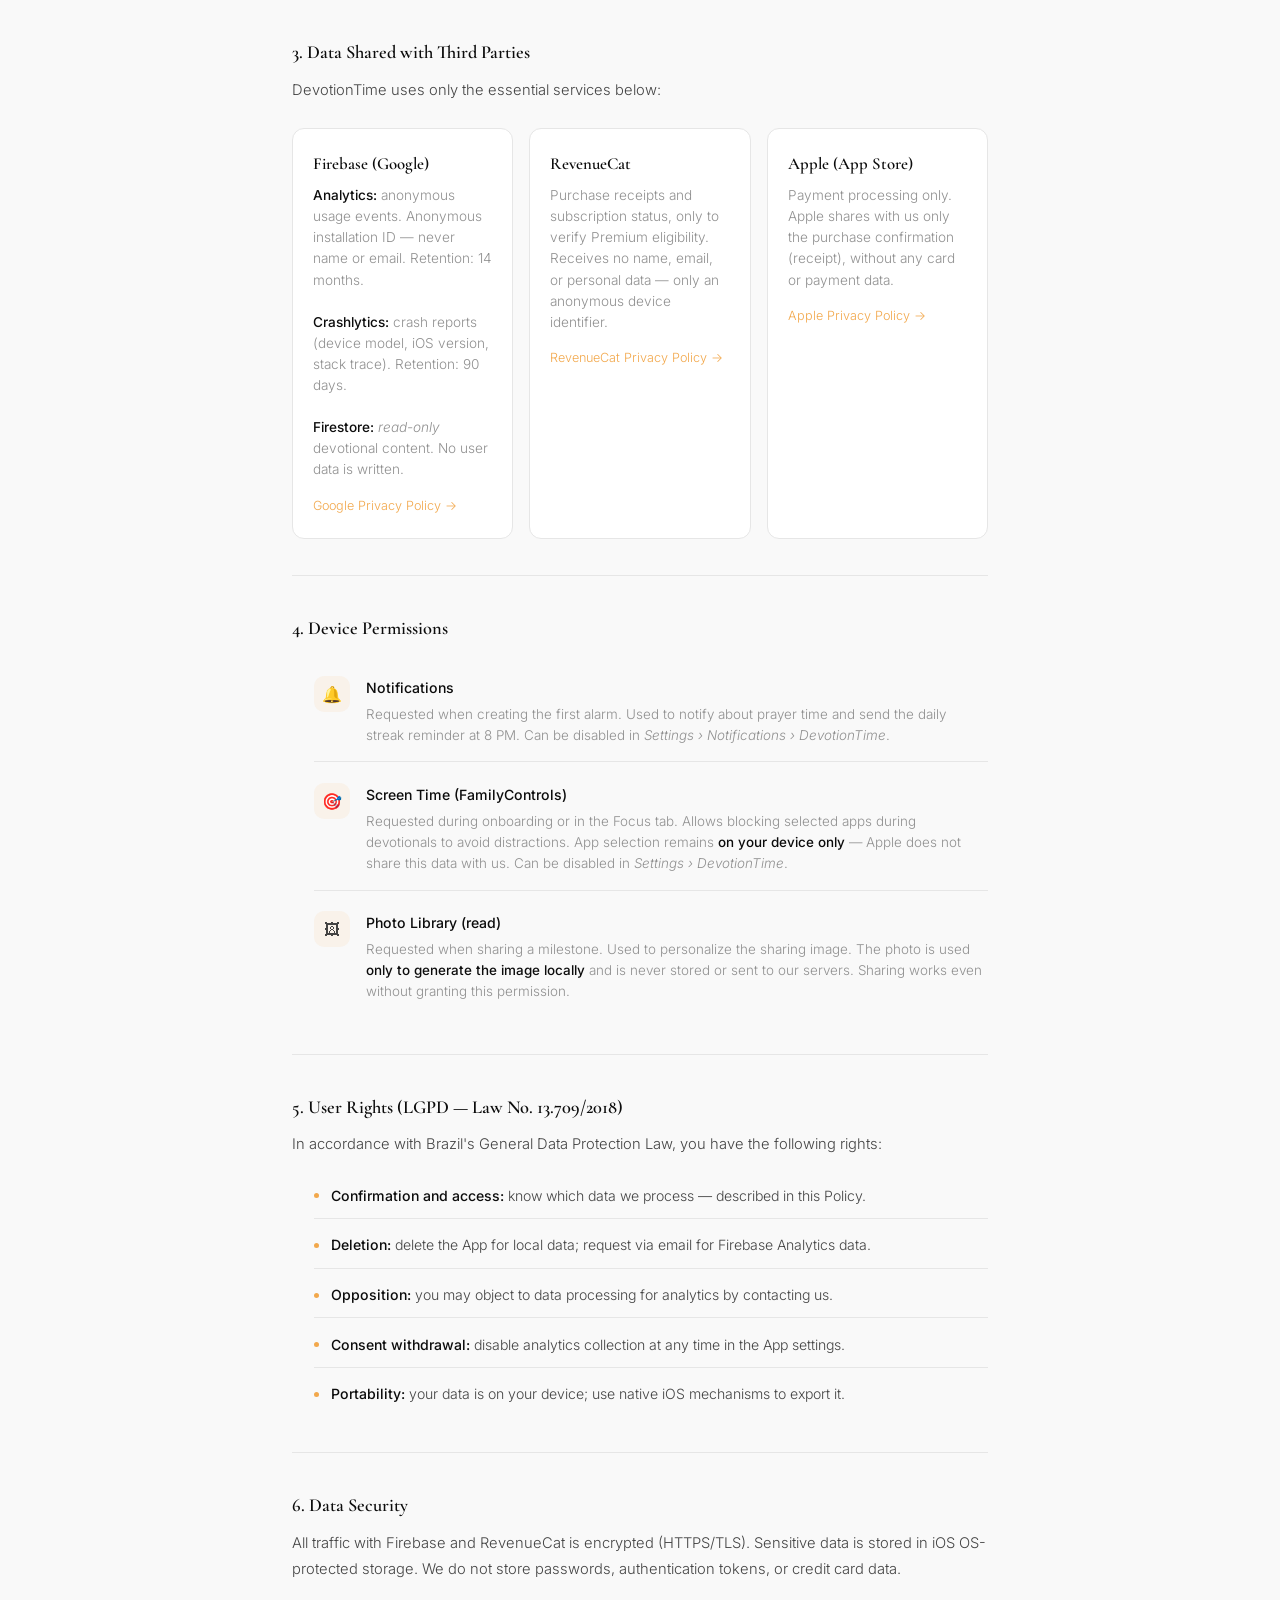
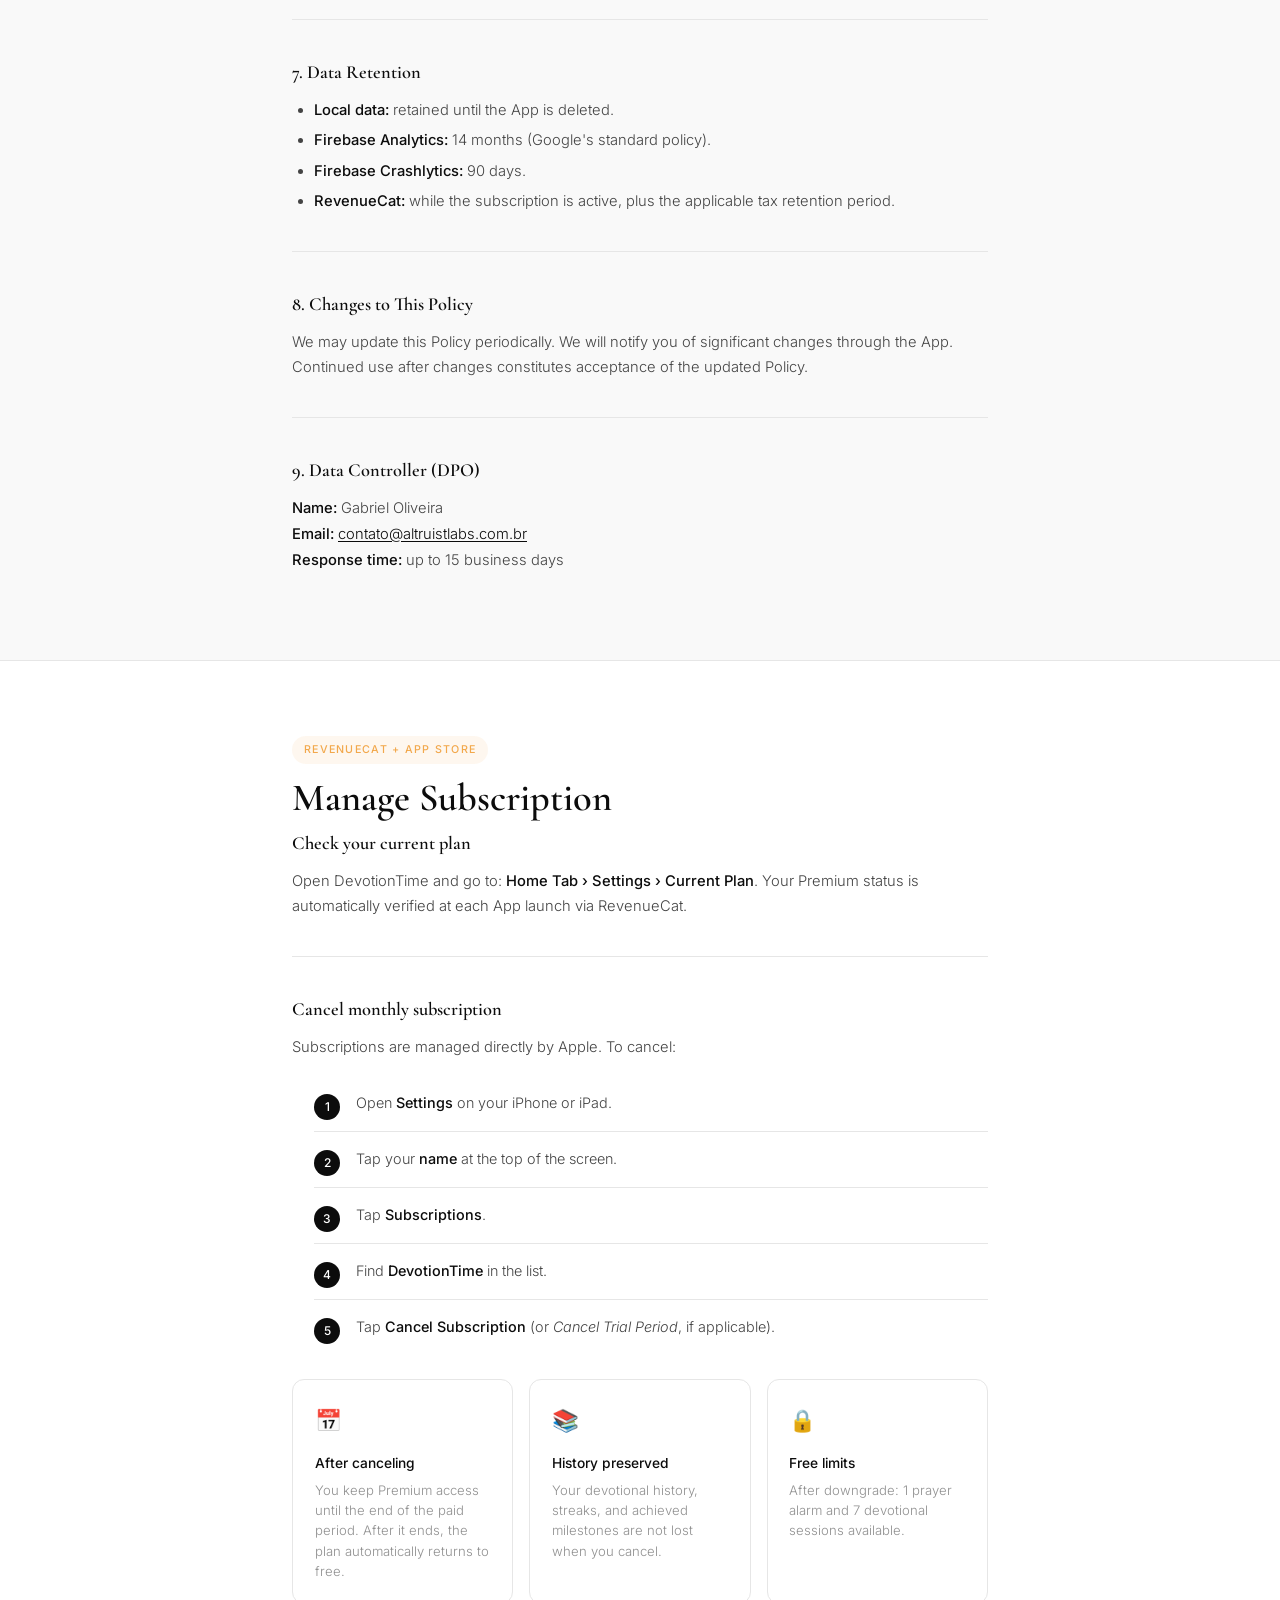
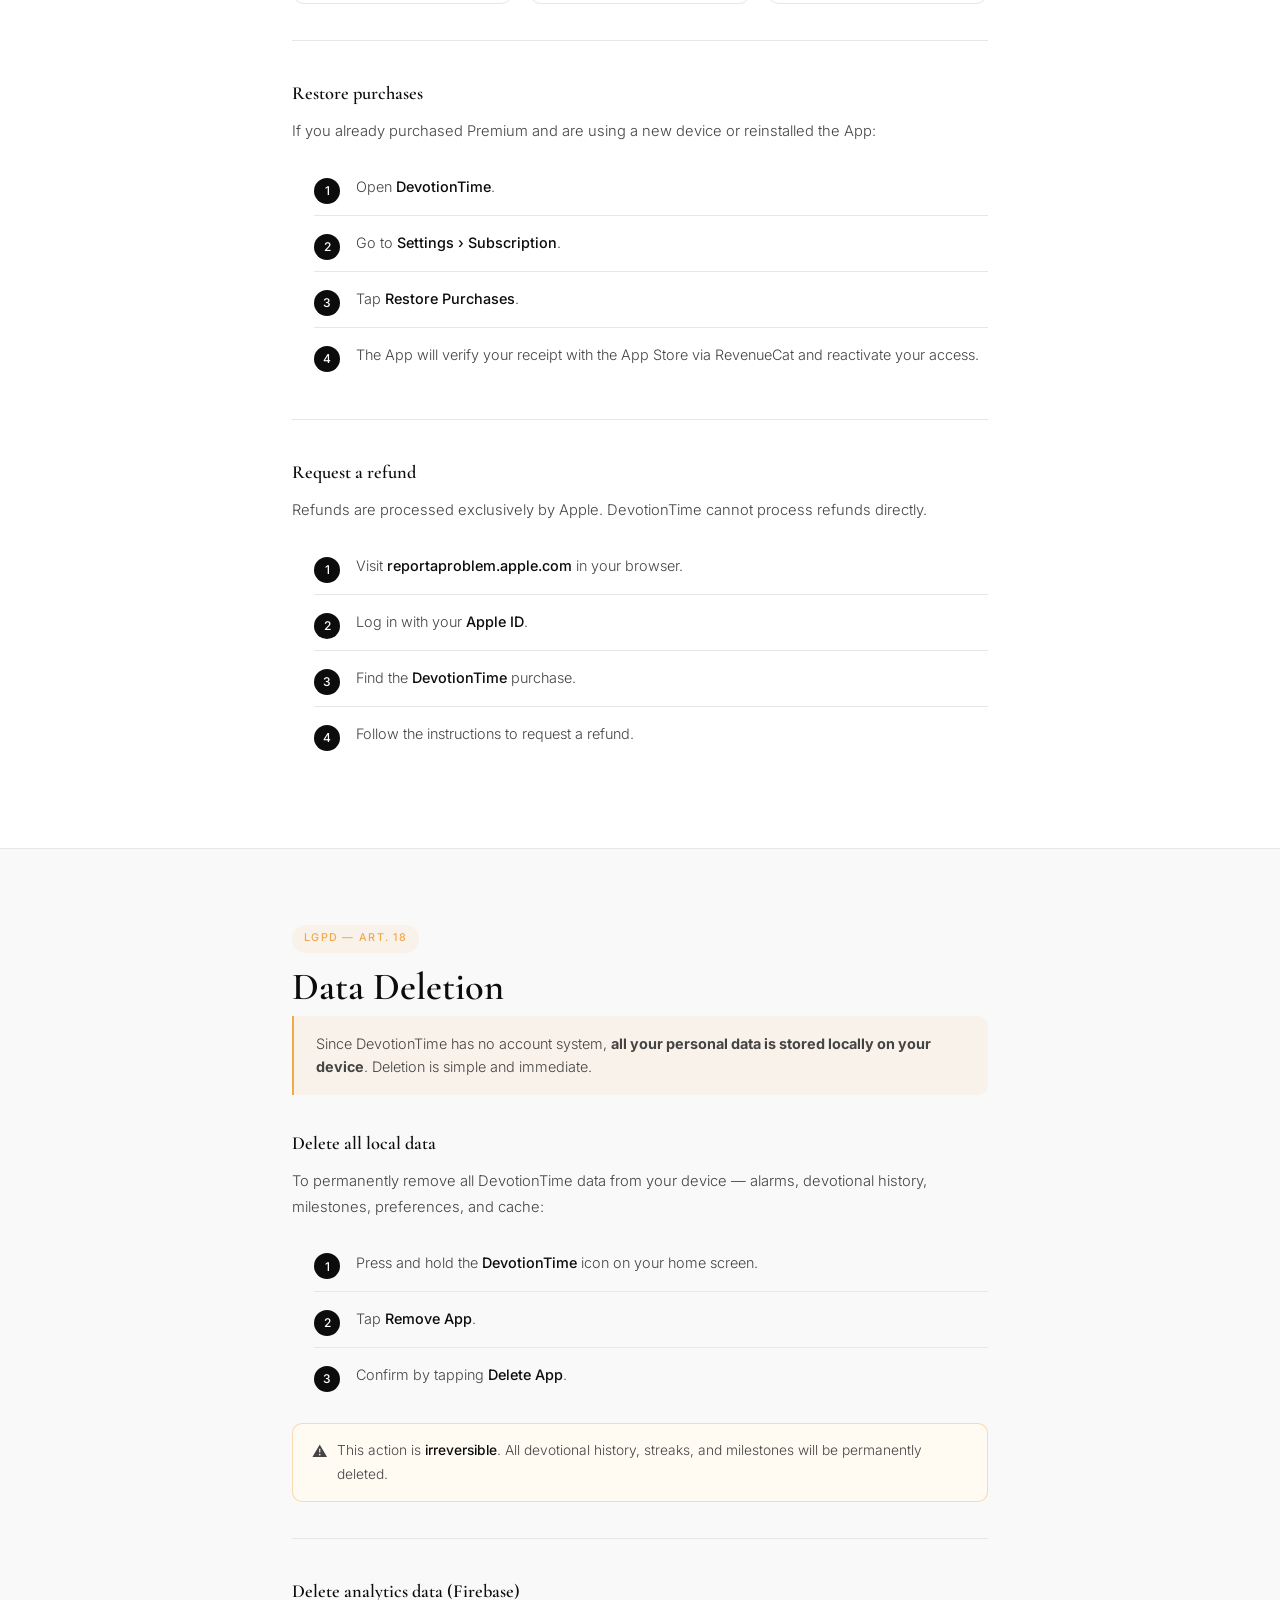
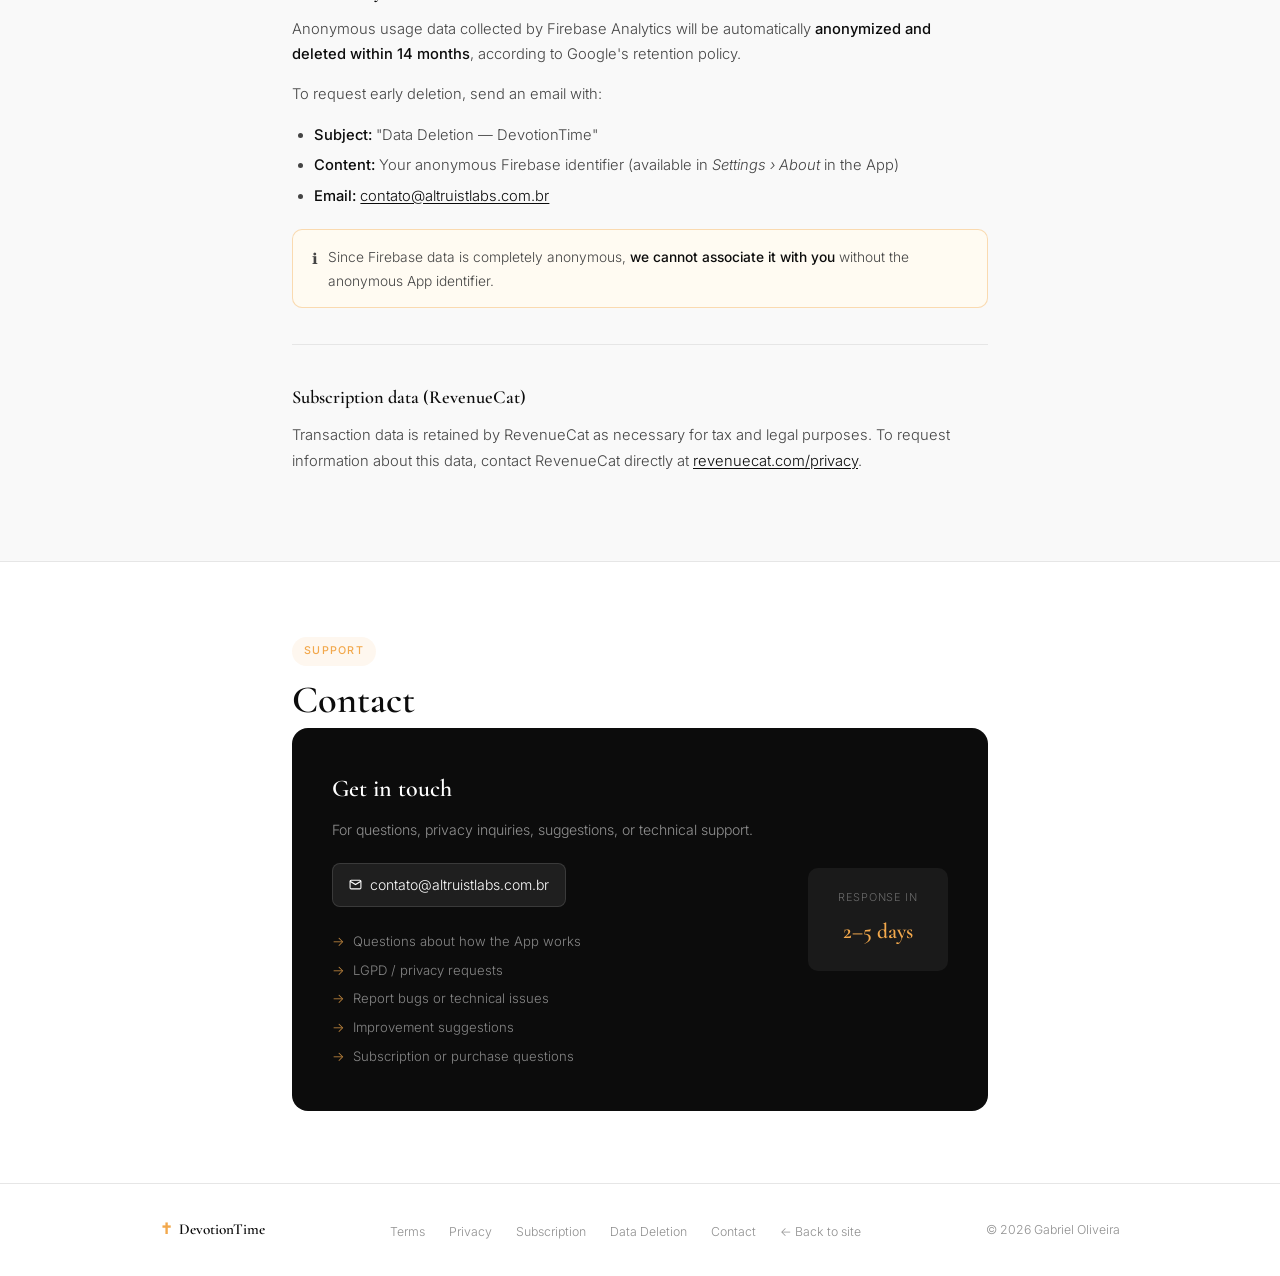
<file: privacy.html>
<!DOCTYPE html>
<html lang="pt-BR">
<head>
  <meta charset="UTF-8" />
  <meta name="viewport" content="width=device-width, initial-scale=1.0" />
  <title>DevotionTime — Política de Privacidade / Privacy Policy</title>
  <meta name="description" content="Privacy Policy, Terms of Service, and support information for DevotionTime. Política de Privacidade, Termos de Serviço e suporte do DevotionTime." />
  <link rel="icon" type="image/png" href="Icon.png" />
  <link rel="apple-touch-icon" href="Icon.png" />
  <link rel="preconnect" href="https://fonts.googleapis.com" />
  <link rel="preconnect" href="https://fonts.gstatic.com" crossorigin />
  <link href="https://fonts.googleapis.com/css2?family=Cormorant+Garamond:ital,wght@0,400;0,600;0,700;1,400&family=Inter:wght@300;400;500&display=swap" rel="stylesheet" />
  <link rel="stylesheet" href="css/legal.css" />
</head>
<body>

<!-- NAV -->
<nav>
  <div class="nav-inner">
    <a href="index.html" class="nav-brand">
      <span class="cross">✝</span>
      DevotionTime
    </a>
    <ul class="nav-links" id="navLinks">
      <li><a href="#termos"><span class="pt">Termos</span><span class="en">Terms</span></a></li>
      <li><a href="#privacidade"><span class="pt">Privacidade</span><span class="en">Privacy</span></a></li>
      <li><a href="#assinatura"><span class="pt">Assinatura</span><span class="en">Subscription</span></a></li>
      <li><a href="#exclusao"><span class="pt">Exclusão de Dados</span><span class="en">Data Deletion</span></a></li>
      <li><a href="#contato"><span class="pt">Contato</span><span class="en">Contact</span></a></li>
    </ul>
    <div class="nav-right">
      <div class="lang-toggle" role="group" aria-label="Language">
        <button id="btn-pt" class="lang-btn active">PT</button>
        <span class="lang-sep" aria-hidden="true">|</span>
        <button id="btn-en" class="lang-btn">EN</button>
      </div>
      <div class="nav-toggle" id="navToggle" role="button" tabindex="0" aria-label="Menu">
        <span></span><span></span><span></span>
      </div>
    </div>
  </div>
</nav>

<!-- HEADER -->
<header class="page-header">
  <div class="page-header-inner">
    <span class="page-eyebrow">DevotionTime · iOS 17+</span>
    <h1>
      <span class="pt">Política de Privacidade &amp; Termos</span>
      <span class="en">Privacy Policy &amp; Terms</span>
    </h1>
    <p>
      <span class="pt">Versão 1.0 &nbsp;·&nbsp; Vigência: 28 de maio de 2026 &nbsp;·&nbsp; Bundle ID: gabrielaltruist.DevotionTime</span>
      <span class="en">Version 1.0 &nbsp;·&nbsp; Effective: May 28, 2026 &nbsp;·&nbsp; Bundle ID: gabrielaltruist.DevotionTime</span>
    </p>
  </div>
</header>

<!-- ═══════════════════════════════════════════════════════
     1. TERMOS DE SERVIÇO / TERMS OF SERVICE
══════════════════════════════════════════════════════════ -->
<section class="section" id="termos">
  <div class="wrapper">
    <span class="section-badge">EULA</span>
    <h2 class="section-title">
      <span class="pt">Termos de Serviço</span>
      <span class="en">Terms of Service</span>
    </h2>
    <p class="section-date">
      <span class="pt">Vigência: 28 de maio de 2026</span>
      <span class="en">Effective: May 28, 2026</span>
    </p>

    <!-- PT -->
    <div class="legal pt">
      <h3>1. Aceitação dos Termos</h3>
      <p>Ao baixar, acessar ou usar o DevotionTime ("o Aplicativo"), você concorda com estes Termos de Serviço. Se não concordar com qualquer parte destes termos, não utilize o Aplicativo.</p>

      <h3>2. Licença de Uso</h3>
      <p>O DevotionTime concede a você uma licença limitada, não exclusiva, não transferível e revogável para usar o Aplicativo em dispositivos iOS de sua propriedade ou sob seu controle, em conformidade com estes Termos e com as regras da Apple App Store.</p>

      <h3>3. Elegibilidade</h3>
      <p>Você declara ter pelo menos 13 anos de idade ou a idade mínima exigida em seu país para consentir com o processamento de dados. Se você for menor de idade, um dos pais ou responsável legal deve aceitar estes Termos em seu nome.</p>

      <h3>4. Conta de Usuário</h3>
      <p>O DevotionTime <strong>não exige criação de conta</strong>. Não coletamos nome, email, telefone ou qualquer dado de cadastro. Todo o conteúdo gerado por você — alarmes, registros de devocionais, orações pessoais — é armazenado <strong>exclusivamente no seu dispositivo</strong> e nunca é enviado a nossos servidores.</p>

      <h3>5. Plano Gratuito vs. Premium</h3>
      <p><strong>Plano Gratuito</strong> — inclui:</p>
      <ul>
        <li>Máximo de 1 alarme de oração</li>
        <li>Máximo de 7 sessões devocionais completadas</li>
      </ul>
      <p><strong>Plano Premium (assinatura)</strong> — desbloqueia:</p>
      <ul>
        <li>Alarmes ilimitados</li>
        <li>Sessões devocionais ilimitadas</li>
        <li>Bloqueio de apps durante o devocional (Screen Time)</li>
        <li>Todo o conteúdo devocional para 365 dias</li>
      </ul>
      <p>O Premium está disponível nas modalidades <strong>Mensal</strong> (renovação automática) e <strong>Vitalício</strong> (pagamento único). Assinaturas são gerenciadas pela RevenueCat e processadas pela Apple App Store.</p>
      <p><strong>Cancelamento:</strong> a qualquer momento em <em>Ajustes &rsaquo; [seu nome] &rsaquo; Assinaturas &rsaquo; DevotionTime</em>. O acesso Premium permanece ativo até o fim do período pago. Nenhum reembolso é fornecido por períodos não utilizados.</p>
      <p><strong>Restauração de compras:</strong> caso troque de dispositivo ou reinstale o Aplicativo, utilize "Restaurar Compras" na tela de assinatura para reativar seu acesso.</p>

      <h3>6. Conteúdo do Aplicativo</h3>
      <p>O conteúdo devocional diário (orações, reflexões, versículos) é fornecido pelo DevotionTime e pode ser atualizado periodicamente. Citações bíblicas são de domínio público ou utilizadas sob licença adequada. O usuário não tem permissão para republicar, revender ou distribuir o conteúdo do Aplicativo sem autorização expressa.</p>

      <h3>7. Conduta do Usuário</h3>
      <p>Você concorda em não:</p>
      <ul>
        <li>Utilizar o Aplicativo para qualquer fim ilegal ou não autorizado;</li>
        <li>Tentar extrair, realizar engenharia reversa ou modificar o código do Aplicativo;</li>
        <li>Interferir com o funcionamento do Aplicativo ou dos serviços de Firebase/RevenueCat.</li>
      </ul>

      <h3>8. Propriedade Intelectual</h3>
      <p>O DevotionTime, seu nome, logotipo, design, interface e conteúdo original são propriedade exclusiva de Gabriel Oliveira. Estes Termos não concedem qualquer direito de propriedade intelectual sobre o Aplicativo, exceto a licença limitada de uso descrita na cláusula 2.</p>

      <h3>9. Limitação de Responsabilidade</h3>
      <p>O Aplicativo é fornecido "como está", sem garantias de qualquer tipo, expressas ou implícitas. Na extensão máxima permitida por lei, Gabriel Oliveira não se responsabiliza por danos indiretos, incidentais, especiais ou consequenciais decorrentes do uso ou da impossibilidade de uso do Aplicativo.</p>

      <h3>10. Modificações dos Termos</h3>
      <p>Estes Termos podem ser atualizados periodicamente. Notificaremos sobre alterações significativas através do Aplicativo. O uso continuado após as alterações constitui aceitação dos novos termos.</p>

      <h3>11. Lei Aplicável</h3>
      <p>Estes Termos são regidos pelas leis da República Federativa do Brasil. Qualquer disputa será resolvida nos foros da comarca competente no Brasil, com renúncia expressa a qualquer outro foro, por mais privilegiado que seja.</p>

      <h3>12. Contato</h3>
      <p>Para questões sobre estes Termos de Serviço, entre em contato:<br>
      <a href="mailto:contato@altruistlabs.com.br">contato@altruistlabs.com.br</a></p>
    </div>

    <!-- EN -->
    <div class="legal en">
      <h3>1. Acceptance of Terms</h3>
      <p>By downloading, accessing, or using DevotionTime ("the App"), you agree to these Terms of Service. If you do not agree with any part of these terms, do not use the App.</p>

      <h3>2. License to Use</h3>
      <p>DevotionTime grants you a limited, non-exclusive, non-transferable, and revocable license to use the App on iOS devices that you own or control, in accordance with these Terms and Apple App Store rules.</p>

      <h3>3. Eligibility</h3>
      <p>You represent that you are at least 13 years old or the minimum age required in your country to consent to data processing. If you are a minor, a parent or legal guardian must accept these Terms on your behalf.</p>

      <h3>4. User Account</h3>
      <p>DevotionTime <strong>does not require account creation</strong>. We do not collect your name, email, phone, or any registration data. All content you generate — alarms, devotional records, personal prayers — is stored <strong>exclusively on your device</strong> and is never sent to our servers.</p>

      <h3>5. Free vs. Premium Plan</h3>
      <p><strong>Free Plan</strong> — includes:</p>
      <ul>
        <li>Maximum of 1 prayer alarm</li>
        <li>Maximum of 7 completed devotional sessions</li>
      </ul>
      <p><strong>Premium Plan (subscription)</strong> — unlocks:</p>
      <ul>
        <li>Unlimited alarms</li>
        <li>Unlimited devotional sessions</li>
        <li>App blocking during devotionals (Screen Time)</li>
        <li>All devotional content for 365 days</li>
      </ul>
      <p>Premium is available in <strong>Monthly</strong> (auto-renewal) and <strong>Lifetime</strong> (one-time payment) plans. Subscriptions are managed by RevenueCat and processed through the Apple App Store.</p>
      <p><strong>Cancellation:</strong> at any time in <em>Settings &rsaquo; [your name] &rsaquo; Subscriptions &rsaquo; DevotionTime</em>. Premium access remains active until the end of the paid period. No refunds are provided for unused periods.</p>
      <p><strong>Restore purchases:</strong> if you change devices or reinstall the App, use "Restore Purchases" on the subscription screen to reactivate your access.</p>

      <h3>6. App Content</h3>
      <p>Daily devotional content (prayers, reflections, verses) is provided by DevotionTime and may be updated periodically. Biblical quotes are in the public domain or used under appropriate license. Users are not permitted to republish, resell, or distribute App content without express authorization.</p>

      <h3>7. User Conduct</h3>
      <p>You agree not to:</p>
      <ul>
        <li>Use the App for any illegal or unauthorized purpose;</li>
        <li>Attempt to extract, reverse-engineer, or modify the App's code;</li>
        <li>Interfere with the App's operation or Firebase/RevenueCat services.</li>
      </ul>

      <h3>8. Intellectual Property</h3>
      <p>DevotionTime, its name, logo, design, interface, and original content are the exclusive property of Gabriel Oliveira. These Terms do not grant any intellectual property rights over the App, except for the limited license of use described in clause 2.</p>

      <h3>9. Limitation of Liability</h3>
      <p>The App is provided "as is," without warranties of any kind, express or implied. To the maximum extent permitted by law, Gabriel Oliveira is not liable for indirect, incidental, special, or consequential damages arising from the use or inability to use the App.</p>

      <h3>10. Modifications to Terms</h3>
      <p>These Terms may be updated periodically. We will notify you of significant changes through the App. Continued use after changes constitutes acceptance of the new terms.</p>

      <h3>11. Governing Law</h3>
      <p>These Terms are governed by the laws of the Federative Republic of Brazil. Any dispute will be resolved in the competent courts of Brazil, with express waiver of any other forum, however privileged.</p>

      <h3>12. Contact</h3>
      <p>For questions about these Terms of Service, contact:<br>
      <a href="mailto:contato@altruistlabs.com.br">contato@altruistlabs.com.br</a></p>
    </div>
  </div>
</section>

<!-- ═══════════════════════════════════════════════════════
     2. POLÍTICA DE PRIVACIDADE / PRIVACY POLICY
══════════════════════════════════════════════════════════ -->
<section class="section alt" id="privacidade">
  <div class="wrapper">
    <span class="section-badge">
      <span class="pt">LGPD &amp; App Store</span>
      <span class="en">Privacy &amp; App Store</span>
    </span>
    <h2 class="section-title">
      <span class="pt">Política de Privacidade</span>
      <span class="en">Privacy Policy</span>
    </h2>
    <p class="section-date">
      <span class="pt">Vigência: 28 de maio de 2026</span>
      <span class="en">Effective: May 28, 2026</span>
    </p>

    <div class="summary-box pt">
      <strong>Resumo:</strong> Coletamos o mínimo possível de dados. A maior parte dos seus dados fica apenas no seu dispositivo. <strong>Não vendemos seus dados.</strong> Não usamos rastreadores de terceiros além dos serviços essenciais descritos abaixo.
    </div>
    <div class="summary-box en">
      <strong>Summary:</strong> We collect as little data as possible. Most of your data stays only on your device. <strong>We do not sell your data.</strong> We do not use third-party trackers beyond the essential services described below.
    </div>

    <!-- PT -->
    <div class="legal pt">
      <h3>1. Dados que NÃO Coletamos</h3>
      <p>O DevotionTime <strong>não</strong> coleta nem processa:</p>
      <ul>
        <li>Nome, email, telefone ou endereço</li>
        <li>Dados de localização (GPS)</li>
        <li>Contatos do dispositivo</li>
        <li>Fotos ou vídeos (a seleção de foto para compartilhamento usa o seletor nativo do iOS e nunca é armazenada por nós)</li>
        <li>Dados biométricos (Face ID / Touch ID)</li>
        <li>Dados de saúde ou fitness</li>
        <li>Histórico de navegação</li>
        <li>ID de publicidade (IDFA)</li>
      </ul>

      <h3>2. Dados Armazenados Localmente (apenas no seu dispositivo)</h3>
      <p>Os dados abaixo ficam <strong>exclusivamente no seu iPhone ou iPad</strong> e nunca são transmitidos a nossos servidores:</p>
      <div class="data-table-wrap">
        <table>
          <thead>
            <tr><th>Dado</th><th>Local de armazenamento</th><th>Finalidade</th></tr>
          </thead>
          <tbody>
            <tr><td>Alarmes configurados (label, horário, dias da semana)</td><td>SwiftData</td><td>Notificações de oração</td></tr>
            <tr><td>Registros de devocionais concluídos (data, palavras, tempo)</td><td>SwiftData</td><td>Cálculo de streaks e histórico</td></tr>
            <tr><td>Marcos (milestones) conquistados</td><td>SwiftData</td><td>Gamificação e compartilhamento</td></tr>
            <tr><td>Idioma selecionado</td><td>UserDefaults</td><td>Exibição na língua escolhida</td></tr>
            <tr><td>Status Premium</td><td>UserDefaults</td><td>Controle de acesso a recursos</td></tr>
            <tr><td>Data do último devocional</td><td>UserDefaults</td><td>Lembrete de streak</td></tr>
            <tr><td>Status do onboarding</td><td>UserDefaults</td><td>Controle de fluxo de boas-vindas</td></tr>
            <tr><td>Preferências de bloqueio de apps</td><td>UserDefaults</td><td>Bloqueio de foco (Screen Time)</td></tr>
            <tr><td>Cache de conteúdo devocional</td><td>UserDefaults</td><td>Uso offline (até 20 itens por idioma)</td></tr>
          </tbody>
        </table>
      </div>
      <div class="alert">
        <span class="alert-icon">ℹ</span>
        <span>Para apagar todos os dados locais, <strong>delete o Aplicativo</strong> do seu dispositivo. Isso removerá permanentemente todos os dados armazenados pelo DevotionTime.</span>
      </div>

      <h3>3. Dados Compartilhados com Terceiros</h3>
      <p>O DevotionTime utiliza apenas os serviços essenciais abaixo:</p>
      <div class="provider-grid">
        <div class="provider-card">
          <h4>Firebase (Google)</h4>
          <p><strong>Analytics:</strong> eventos anônimos de uso. ID de instalação anônimo — nunca nome ou email. Retenção: 14 meses.<br><br>
          <strong>Crashlytics:</strong> relatórios de crash (modelo, iOS, stack trace). Retenção: 90 dias.<br><br>
          <strong>Firestore:</strong> apenas <em>leitura</em> de conteúdo devocional. Nenhum dado do usuário é escrito.</p>
          <a href="https://policies.google.com/privacy" target="_blank" rel="noopener">Política de Privacidade do Google →</a>
        </div>
        <div class="provider-card">
          <h4>RevenueCat</h4>
          <p>Recibos de compra e status de assinatura, apenas para verificar elegibilidade Premium. Não recebe nome, email ou dados pessoais — somente identificador anônimo do dispositivo.</p>
          <a href="https://www.revenuecat.com/privacy" target="_blank" rel="noopener">Política da RevenueCat →</a>
        </div>
        <div class="provider-card">
          <h4>Apple (App Store)</h4>
          <p>Processamento de pagamentos exclusivo. A Apple compartilha conosco apenas a confirmação de compra (recibo), sem dados de cartão ou pagamento.</p>
          <a href="https://www.apple.com/legal/privacy/" target="_blank" rel="noopener">Política da Apple →</a>
        </div>
      </div>

      <h3>4. Permissões do Dispositivo</h3>
      <ul class="perm-list">
        <li class="perm-item">
          <div class="perm-icon">🔔</div>
          <div>
            <h4>Notificações</h4>
            <p>Solicitada ao criar o primeiro alarme. Utilizada para alertar sobre o horário de oração e enviar o lembrete diário de streak às 20h. Pode ser desativada em <em>Ajustes &rsaquo; Notificações &rsaquo; DevotionTime</em>.</p>
          </div>
        </li>
        <li class="perm-item">
          <div class="perm-icon">🎯</div>
          <div>
            <h4>Screen Time (FamilyControls)</h4>
            <p>Solicitada durante o onboarding ou na aba Foco. Permite bloquear apps selecionados durante o devocional para evitar distrações. A seleção de apps permanece <strong>apenas no seu dispositivo</strong> — a Apple não compartilha esses dados conosco. Pode ser desativada em <em>Ajustes &rsaquo; DevotionTime</em>.</p>
          </div>
        </li>
        <li class="perm-item">
          <div class="perm-icon">🖼</div>
          <div>
            <h4>Biblioteca de Fotos (leitura)</h4>
            <p>Solicitada ao compartilhar um marco (milestone). Usada para personalizar a imagem de compartilhamento. A foto é utilizada <strong>apenas para gerar a imagem localmente</strong> e nunca é armazenada ou enviada a nossos servidores. O compartilhamento funciona mesmo sem conceder esta permissão.</p>
          </div>
        </li>
      </ul>

      <h3>5. Direitos do Usuário (LGPD — Lei n.º 13.709/2018)</h3>
      <p>De acordo com a Lei Geral de Proteção de Dados, você tem os seguintes direitos:</p>
      <ul class="rights-list">
        <li class="rights-item"><span class="rights-dot"></span><span><strong>Confirmação e acesso:</strong> saber quais dados tratamos — descritos nesta Política.</span></li>
        <li class="rights-item"><span class="rights-dot"></span><span><strong>Exclusão:</strong> delete o Aplicativo para dados locais; solicite via email para dados do Firebase Analytics.</span></li>
        <li class="rights-item"><span class="rights-dot"></span><span><strong>Oposição:</strong> você pode se opor ao tratamento de dados para analytics entrando em contato conosco.</span></li>
        <li class="rights-item"><span class="rights-dot"></span><span><strong>Revogação do consentimento:</strong> desative a coleta de analytics a qualquer momento nas configurações do Aplicativo.</span></li>
        <li class="rights-item"><span class="rights-dot"></span><span><strong>Portabilidade:</strong> seus dados estão no dispositivo; utilize os mecanismos nativos do iOS para exportá-los.</span></li>
      </ul>

      <h3>6. Segurança dos Dados</h3>
      <p>Todo o tráfego com Firebase e RevenueCat é criptografado (HTTPS/TLS). Dados sensíveis são armazenados em área protegida pelo sistema operacional iOS. Não armazenamos senhas, tokens de autenticação ou dados de cartão de crédito.</p>

      <h3>7. Retenção de Dados</h3>
      <ul>
        <li><strong>Dados locais:</strong> retidos até que o Aplicativo seja deletado.</li>
        <li><strong>Firebase Analytics:</strong> 14 meses (política padrão do Google).</li>
        <li><strong>Firebase Crashlytics:</strong> 90 dias.</li>
        <li><strong>RevenueCat:</strong> enquanto a assinatura estiver ativa, mais o período de retenção fiscal aplicável.</li>
      </ul>

      <h3>8. Alterações nesta Política</h3>
      <p>Podemos atualizar esta Política periodicamente. Notificaremos sobre alterações significativas por meio do Aplicativo. O uso continuado após as alterações constitui aceitação da Política atualizada.</p>

      <h3>9. Encarregado de Dados (DPO)</h3>
      <p><strong>Nome:</strong> Gabriel Oliveira<br>
      <strong>Email:</strong> <a href="mailto:contato@altruistlabs.com.br">contato@altruistlabs.com.br</a><br>
      <strong>Tempo de resposta:</strong> até 15 dias úteis</p>
    </div>

    <!-- EN -->
    <div class="legal en">
      <h3>1. Data We Do NOT Collect</h3>
      <p>DevotionTime does <strong>not</strong> collect or process:</p>
      <ul>
        <li>Name, email, phone, or address</li>
        <li>Location data (GPS)</li>
        <li>Device contacts</li>
        <li>Photos or videos (photo selection for sharing uses the native iOS picker and is never stored by us)</li>
        <li>Biometric data (Face ID / Touch ID)</li>
        <li>Health or fitness data</li>
        <li>Browsing history</li>
        <li>Advertising ID (IDFA)</li>
      </ul>

      <h3>2. Data Stored Locally (on your device only)</h3>
      <p>The following data is stored <strong>exclusively on your iPhone or iPad</strong> and is never transmitted to our servers:</p>
      <div class="data-table-wrap">
        <table>
          <thead>
            <tr><th>Data</th><th>Storage</th><th>Purpose</th></tr>
          </thead>
          <tbody>
            <tr><td>Configured alarms (label, time, days of week)</td><td>SwiftData</td><td>Prayer notifications</td></tr>
            <tr><td>Completed devotional records (date, words, time)</td><td>SwiftData</td><td>Streak calculation and history</td></tr>
            <tr><td>Achieved milestones</td><td>SwiftData</td><td>Gamification and sharing</td></tr>
            <tr><td>Selected language</td><td>UserDefaults</td><td>Display in chosen language</td></tr>
            <tr><td>Premium status</td><td>UserDefaults</td><td>Feature access control</td></tr>
            <tr><td>Last devotional date</td><td>UserDefaults</td><td>Streak reminder</td></tr>
            <tr><td>Onboarding status</td><td>UserDefaults</td><td>Welcome flow control</td></tr>
            <tr><td>App blocking preferences</td><td>UserDefaults</td><td>Focus blocking (Screen Time)</td></tr>
            <tr><td>Devotional content cache</td><td>UserDefaults</td><td>Offline use (up to 20 items per language)</td></tr>
          </tbody>
        </table>
      </div>
      <div class="alert">
        <span class="alert-icon">ℹ</span>
        <span>To delete all local data, <strong>delete the App</strong> from your device. This will permanently remove all data stored by DevotionTime.</span>
      </div>

      <h3>3. Data Shared with Third Parties</h3>
      <p>DevotionTime uses only the essential services below:</p>
      <div class="provider-grid">
        <div class="provider-card">
          <h4>Firebase (Google)</h4>
          <p><strong>Analytics:</strong> anonymous usage events. Anonymous installation ID — never name or email. Retention: 14 months.<br><br>
          <strong>Crashlytics:</strong> crash reports (device model, iOS version, stack trace). Retention: 90 days.<br><br>
          <strong>Firestore:</strong> <em>read-only</em> devotional content. No user data is written.</p>
          <a href="https://policies.google.com/privacy" target="_blank" rel="noopener">Google Privacy Policy →</a>
        </div>
        <div class="provider-card">
          <h4>RevenueCat</h4>
          <p>Purchase receipts and subscription status, only to verify Premium eligibility. Receives no name, email, or personal data — only an anonymous device identifier.</p>
          <a href="https://www.revenuecat.com/privacy" target="_blank" rel="noopener">RevenueCat Privacy Policy →</a>
        </div>
        <div class="provider-card">
          <h4>Apple (App Store)</h4>
          <p>Payment processing only. Apple shares with us only the purchase confirmation (receipt), without any card or payment data.</p>
          <a href="https://www.apple.com/legal/privacy/" target="_blank" rel="noopener">Apple Privacy Policy →</a>
        </div>
      </div>

      <h3>4. Device Permissions</h3>
      <ul class="perm-list">
        <li class="perm-item">
          <div class="perm-icon">🔔</div>
          <div>
            <h4>Notifications</h4>
            <p>Requested when creating the first alarm. Used to notify about prayer time and send the daily streak reminder at 8 PM. Can be disabled in <em>Settings &rsaquo; Notifications &rsaquo; DevotionTime</em>.</p>
          </div>
        </li>
        <li class="perm-item">
          <div class="perm-icon">🎯</div>
          <div>
            <h4>Screen Time (FamilyControls)</h4>
            <p>Requested during onboarding or in the Focus tab. Allows blocking selected apps during devotionals to avoid distractions. App selection remains <strong>on your device only</strong> — Apple does not share this data with us. Can be disabled in <em>Settings &rsaquo; DevotionTime</em>.</p>
          </div>
        </li>
        <li class="perm-item">
          <div class="perm-icon">🖼</div>
          <div>
            <h4>Photo Library (read)</h4>
            <p>Requested when sharing a milestone. Used to personalize the sharing image. The photo is used <strong>only to generate the image locally</strong> and is never stored or sent to our servers. Sharing works even without granting this permission.</p>
          </div>
        </li>
      </ul>

      <h3>5. User Rights (LGPD — Law No. 13.709/2018)</h3>
      <p>In accordance with Brazil's General Data Protection Law, you have the following rights:</p>
      <ul class="rights-list">
        <li class="rights-item"><span class="rights-dot"></span><span><strong>Confirmation and access:</strong> know which data we process — described in this Policy.</span></li>
        <li class="rights-item"><span class="rights-dot"></span><span><strong>Deletion:</strong> delete the App for local data; request via email for Firebase Analytics data.</span></li>
        <li class="rights-item"><span class="rights-dot"></span><span><strong>Opposition:</strong> you may object to data processing for analytics by contacting us.</span></li>
        <li class="rights-item"><span class="rights-dot"></span><span><strong>Consent withdrawal:</strong> disable analytics collection at any time in the App settings.</span></li>
        <li class="rights-item"><span class="rights-dot"></span><span><strong>Portability:</strong> your data is on your device; use native iOS mechanisms to export it.</span></li>
      </ul>

      <h3>6. Data Security</h3>
      <p>All traffic with Firebase and RevenueCat is encrypted (HTTPS/TLS). Sensitive data is stored in iOS OS-protected storage. We do not store passwords, authentication tokens, or credit card data.</p>

      <h3>7. Data Retention</h3>
      <ul>
        <li><strong>Local data:</strong> retained until the App is deleted.</li>
        <li><strong>Firebase Analytics:</strong> 14 months (Google's standard policy).</li>
        <li><strong>Firebase Crashlytics:</strong> 90 days.</li>
        <li><strong>RevenueCat:</strong> while the subscription is active, plus the applicable tax retention period.</li>
      </ul>

      <h3>8. Changes to This Policy</h3>
      <p>We may update this Policy periodically. We will notify you of significant changes through the App. Continued use after changes constitutes acceptance of the updated Policy.</p>

      <h3>9. Data Controller (DPO)</h3>
      <p><strong>Name:</strong> Gabriel Oliveira<br>
      <strong>Email:</strong> <a href="mailto:contato@altruistlabs.com.br">contato@altruistlabs.com.br</a><br>
      <strong>Response time:</strong> up to 15 business days</p>
    </div>
  </div>
</section>

<!-- ═══════════════════════════════════════════════════════
     3. GERENCIAR ASSINATURA / SUBSCRIPTION MANAGEMENT
══════════════════════════════════════════════════════════ -->
<section class="section" id="assinatura">
  <div class="wrapper">
    <span class="section-badge">RevenueCat + App Store</span>
    <h2 class="section-title">
      <span class="pt">Gerenciar Assinatura</span>
      <span class="en">Manage Subscription</span>
    </h2>

    <!-- PT -->
    <div class="legal pt">
      <h3>Verificar seu plano atual</h3>
      <p>Abra o DevotionTime e acesse: <strong>Aba Home &rsaquo; Configurações &rsaquo; Plano Atual</strong>. Seu status Premium é verificado automaticamente a cada abertura do Aplicativo via RevenueCat.</p>

      <h3>Cancelar assinatura mensal</h3>
      <p>Assinaturas são gerenciadas diretamente pela Apple. Para cancelar:</p>
      <ol class="steps">
        <li><span class="step-num">1</span><p>Abra <strong>Ajustes</strong> no seu iPhone ou iPad.</p></li>
        <li><span class="step-num">2</span><p>Toque em <strong>seu nome</strong> no topo da tela.</p></li>
        <li><span class="step-num">3</span><p>Toque em <strong>Assinaturas</strong>.</p></li>
        <li><span class="step-num">4</span><p>Localize <strong>DevotionTime</strong> na lista.</p></li>
        <li><span class="step-num">5</span><p>Toque em <strong>Cancelar Assinatura</strong> (ou <em>Cancelar Período de Teste</em>, se aplicável).</p></li>
      </ol>

      <div class="info-grid">
        <div class="info-card">
          <div class="icon">📅</div>
          <h4>Após cancelar</h4>
          <p>Você mantém acesso Premium até o fim do período pago. Após o término, o plano retorna automaticamente ao gratuito.</p>
        </div>
        <div class="info-card">
          <div class="icon">📚</div>
          <h4>Histórico preservado</h4>
          <p>Seu histórico de devocionais, streaks e marcos conquistados não são perdidos ao cancelar.</p>
        </div>
        <div class="info-card">
          <div class="icon">🔒</div>
          <h4>Limite gratuito</h4>
          <p>Após o downgrade: 1 alarme de oração e 7 sessões devocionais disponíveis.</p>
        </div>
      </div>

      <h3>Restaurar compras</h3>
      <p>Se você já adquiriu o Premium e está usando um novo dispositivo ou reinstalou o Aplicativo:</p>
      <ol class="steps">
        <li><span class="step-num">1</span><p>Abra o <strong>DevotionTime</strong>.</p></li>
        <li><span class="step-num">2</span><p>Acesse <strong>Configurações &rsaquo; Assinatura</strong>.</p></li>
        <li><span class="step-num">3</span><p>Toque em <strong>Restaurar Compras</strong>.</p></li>
        <li><span class="step-num">4</span><p>O Aplicativo verificará seu recibo junto à App Store via RevenueCat e reativará seu acesso.</p></li>
      </ol>

      <h3>Solicitar reembolso</h3>
      <p>Reembolsos são processados exclusivamente pela Apple. O DevotionTime não pode processar reembolsos diretamente.</p>
      <ol class="steps">
        <li><span class="step-num">1</span><p>Acesse <strong>reportaproblem.apple.com</strong> no navegador.</p></li>
        <li><span class="step-num">2</span><p>Faça login com seu <strong>Apple ID</strong>.</p></li>
        <li><span class="step-num">3</span><p>Localize a compra do <strong>DevotionTime</strong>.</p></li>
        <li><span class="step-num">4</span><p>Siga as instruções para solicitar o reembolso.</p></li>
      </ol>
    </div>

    <!-- EN -->
    <div class="legal en">
      <h3>Check your current plan</h3>
      <p>Open DevotionTime and go to: <strong>Home Tab &rsaquo; Settings &rsaquo; Current Plan</strong>. Your Premium status is automatically verified at each App launch via RevenueCat.</p>

      <h3>Cancel monthly subscription</h3>
      <p>Subscriptions are managed directly by Apple. To cancel:</p>
      <ol class="steps">
        <li><span class="step-num">1</span><p>Open <strong>Settings</strong> on your iPhone or iPad.</p></li>
        <li><span class="step-num">2</span><p>Tap your <strong>name</strong> at the top of the screen.</p></li>
        <li><span class="step-num">3</span><p>Tap <strong>Subscriptions</strong>.</p></li>
        <li><span class="step-num">4</span><p>Find <strong>DevotionTime</strong> in the list.</p></li>
        <li><span class="step-num">5</span><p>Tap <strong>Cancel Subscription</strong> (or <em>Cancel Trial Period</em>, if applicable).</p></li>
      </ol>

      <div class="info-grid">
        <div class="info-card">
          <div class="icon">📅</div>
          <h4>After canceling</h4>
          <p>You keep Premium access until the end of the paid period. After it ends, the plan automatically returns to free.</p>
        </div>
        <div class="info-card">
          <div class="icon">📚</div>
          <h4>History preserved</h4>
          <p>Your devotional history, streaks, and achieved milestones are not lost when you cancel.</p>
        </div>
        <div class="info-card">
          <div class="icon">🔒</div>
          <h4>Free limits</h4>
          <p>After downgrade: 1 prayer alarm and 7 devotional sessions available.</p>
        </div>
      </div>

      <h3>Restore purchases</h3>
      <p>If you already purchased Premium and are using a new device or reinstalled the App:</p>
      <ol class="steps">
        <li><span class="step-num">1</span><p>Open <strong>DevotionTime</strong>.</p></li>
        <li><span class="step-num">2</span><p>Go to <strong>Settings &rsaquo; Subscription</strong>.</p></li>
        <li><span class="step-num">3</span><p>Tap <strong>Restore Purchases</strong>.</p></li>
        <li><span class="step-num">4</span><p>The App will verify your receipt with the App Store via RevenueCat and reactivate your access.</p></li>
      </ol>

      <h3>Request a refund</h3>
      <p>Refunds are processed exclusively by Apple. DevotionTime cannot process refunds directly.</p>
      <ol class="steps">
        <li><span class="step-num">1</span><p>Visit <strong>reportaproblem.apple.com</strong> in your browser.</p></li>
        <li><span class="step-num">2</span><p>Log in with your <strong>Apple ID</strong>.</p></li>
        <li><span class="step-num">3</span><p>Find the <strong>DevotionTime</strong> purchase.</p></li>
        <li><span class="step-num">4</span><p>Follow the instructions to request a refund.</p></li>
      </ol>
    </div>
  </div>
</section>

<!-- ═══════════════════════════════════════════════════════
     4. EXCLUSÃO DE DADOS / DATA DELETION
══════════════════════════════════════════════════════════ -->
<section class="section alt" id="exclusao">
  <div class="wrapper">
    <span class="section-badge">
      <span class="pt">LGPD — Art. 18</span>
      <span class="en">LGPD — Art. 18</span>
    </span>
    <h2 class="section-title">
      <span class="pt">Exclusão de Dados</span>
      <span class="en">Data Deletion</span>
    </h2>

    <div class="summary-box pt">
      Como o DevotionTime não possui sistema de contas, <strong>todos os seus dados pessoais estão armazenados localmente no seu dispositivo</strong>. A exclusão é simples e imediata.
    </div>
    <div class="summary-box en">
      Since DevotionTime has no account system, <strong>all your personal data is stored locally on your device</strong>. Deletion is simple and immediate.
    </div>

    <!-- PT -->
    <div class="legal pt">
      <h3>Excluir todos os dados locais</h3>
      <p>Para remover permanentemente todos os dados do DevotionTime do seu dispositivo — alarmes, histórico de devocionais, marcos, preferências e cache:</p>
      <ol class="steps">
        <li><span class="step-num">1</span><p>Mantenha o dedo pressionado sobre o ícone do <strong>DevotionTime</strong> na tela inicial.</p></li>
        <li><span class="step-num">2</span><p>Toque em <strong>Remover App</strong>.</p></li>
        <li><span class="step-num">3</span><p>Confirme tocando em <strong>Apagar App</strong>.</p></li>
      </ol>
      <div class="alert">
        <span class="alert-icon">⚠</span>
        <span>Esta ação é <strong>irreversível</strong>. Todo o histórico de devocionais, streaks e marcos serão permanentemente apagados.</span>
      </div>

      <h3>Exclusão de dados de analytics (Firebase)</h3>
      <p>Dados de uso anônimos coletados pelo Firebase Analytics serão automaticamente <strong>anonimizados e deletados em até 14 meses</strong>, conforme a política de retenção do Google.</p>
      <p>Para solicitar a exclusão antecipada, envie um email com:</p>
      <ul>
        <li><strong>Assunto:</strong> "Exclusão de Dados — DevotionTime"</li>
        <li><strong>Conteúdo:</strong> Seu identificador anônimo do Firebase (disponível em <em>Configurações &rsaquo; Sobre</em> no Aplicativo)</li>
        <li><strong>Email:</strong> <a href="mailto:contato@altruistlabs.com.br">contato@altruistlabs.com.br</a></li>
      </ul>
      <div class="alert">
        <span class="alert-icon">ℹ</span>
        <span>Como os dados do Firebase são completamente anônimos, <strong>não conseguimos associá-los a você</strong> sem o identificador anônimo do Aplicativo.</span>
      </div>

      <h3>Dados de assinatura (RevenueCat)</h3>
      <p>Dados de transação são retidos pela RevenueCat enquanto necessário para fins fiscais e legais. Para solicitar informações sobre esses dados, entre em contato diretamente com a RevenueCat em <a href="https://www.revenuecat.com/privacy" target="_blank" rel="noopener">revenuecat.com/privacy</a>.</p>
    </div>

    <!-- EN -->
    <div class="legal en">
      <h3>Delete all local data</h3>
      <p>To permanently remove all DevotionTime data from your device — alarms, devotional history, milestones, preferences, and cache:</p>
      <ol class="steps">
        <li><span class="step-num">1</span><p>Press and hold the <strong>DevotionTime</strong> icon on your home screen.</p></li>
        <li><span class="step-num">2</span><p>Tap <strong>Remove App</strong>.</p></li>
        <li><span class="step-num">3</span><p>Confirm by tapping <strong>Delete App</strong>.</p></li>
      </ol>
      <div class="alert">
        <span class="alert-icon">⚠</span>
        <span>This action is <strong>irreversible</strong>. All devotional history, streaks, and milestones will be permanently deleted.</span>
      </div>

      <h3>Delete analytics data (Firebase)</h3>
      <p>Anonymous usage data collected by Firebase Analytics will be automatically <strong>anonymized and deleted within 14 months</strong>, according to Google's retention policy.</p>
      <p>To request early deletion, send an email with:</p>
      <ul>
        <li><strong>Subject:</strong> "Data Deletion — DevotionTime"</li>
        <li><strong>Content:</strong> Your anonymous Firebase identifier (available in <em>Settings &rsaquo; About</em> in the App)</li>
        <li><strong>Email:</strong> <a href="mailto:contato@altruistlabs.com.br">contato@altruistlabs.com.br</a></li>
      </ul>
      <div class="alert">
        <span class="alert-icon">ℹ</span>
        <span>Since Firebase data is completely anonymous, <strong>we cannot associate it with you</strong> without the anonymous App identifier.</span>
      </div>

      <h3>Subscription data (RevenueCat)</h3>
      <p>Transaction data is retained by RevenueCat as necessary for tax and legal purposes. To request information about this data, contact RevenueCat directly at <a href="https://www.revenuecat.com/privacy" target="_blank" rel="noopener">revenuecat.com/privacy</a>.</p>
    </div>
  </div>
</section>

<!-- ═══════════════════════════════════════════════════════
     5. CONTATO / CONTACT
══════════════════════════════════════════════════════════ -->
<section class="section" id="contato">
  <div class="wrapper">
    <span class="section-badge">
      <span class="pt">Suporte</span>
      <span class="en">Support</span>
    </span>
    <h2 class="section-title">
      <span class="pt">Contato</span>
      <span class="en">Contact</span>
    </h2>

    <div class="contact-card">
      <div>
        <h3>
          <span class="pt">Fale conosco</span>
          <span class="en">Get in touch</span>
        </h3>
        <p>
          <span class="pt">Para dúvidas, questões de privacidade, sugestões ou suporte técnico.</span>
          <span class="en">For questions, privacy inquiries, suggestions, or technical support.</span>
        </p>
        <a class="contact-email" href="mailto:contato@altruistlabs.com.br">
          <svg width="13" height="13" fill="none" stroke="currentColor" stroke-width="2" viewBox="0 0 24 24"><path d="M4 4h16c1.1 0 2 .9 2 2v12c0 1.1-.9 2-2 2H4c-1.1 0-2-.9-2-2V6c0-1.1.9-2 2-2z"/><polyline points="22,6 12,12 2,6"/></svg>
          contato@altruistlabs.com.br
        </a>
        <ul class="contact-topics">
          <li><span class="pt">Dúvidas sobre o funcionamento do Aplicativo</span><span class="en">Questions about how the App works</span></li>
          <li><span class="pt">Solicitações relacionadas à LGPD / privacidade</span><span class="en">LGPD / privacy requests</span></li>
          <li><span class="pt">Reportar bugs ou problemas técnicos</span><span class="en">Report bugs or technical issues</span></li>
          <li><span class="pt">Sugestões de melhoria</span><span class="en">Improvement suggestions</span></li>
          <li><span class="pt">Questões sobre assinatura ou compras</span><span class="en">Subscription or purchase questions</span></li>
        </ul>
      </div>
      <div class="contact-meta">
        <div class="label">
          <span class="pt">Resposta em</span>
          <span class="en">Response in</span>
        </div>
        <div class="value">2–5 <span class="pt">dias</span><span class="en">days</span></div>
      </div>
    </div>
  </div>
</section>

<!-- FOOTER -->
<footer>
  <div class="footer-inner">
    <span class="footer-brand"><span class="cross">✝</span> DevotionTime</span>
    <ul class="footer-links">
      <li><a href="#termos"><span class="pt">Termos</span><span class="en">Terms</span></a></li>
      <li><a href="#privacidade"><span class="pt">Privacidade</span><span class="en">Privacy</span></a></li>
      <li><a href="#assinatura"><span class="pt">Assinatura</span><span class="en">Subscription</span></a></li>
      <li><a href="#exclusao"><span class="pt">Exclusão de Dados</span><span class="en">Data Deletion</span></a></li>
      <li><a href="#contato"><span class="pt">Contato</span><span class="en">Contact</span></a></li>
      <li><a href="index.html"><span class="pt">← Voltar ao site</span><span class="en">← Back to site</span></a></li>
    </ul>
    <span class="footer-copy">© 2026 Gabriel Oliveira</span>
  </div>
</footer>

<script src="js/legal.js"></script>
</body>
</html>
</file>
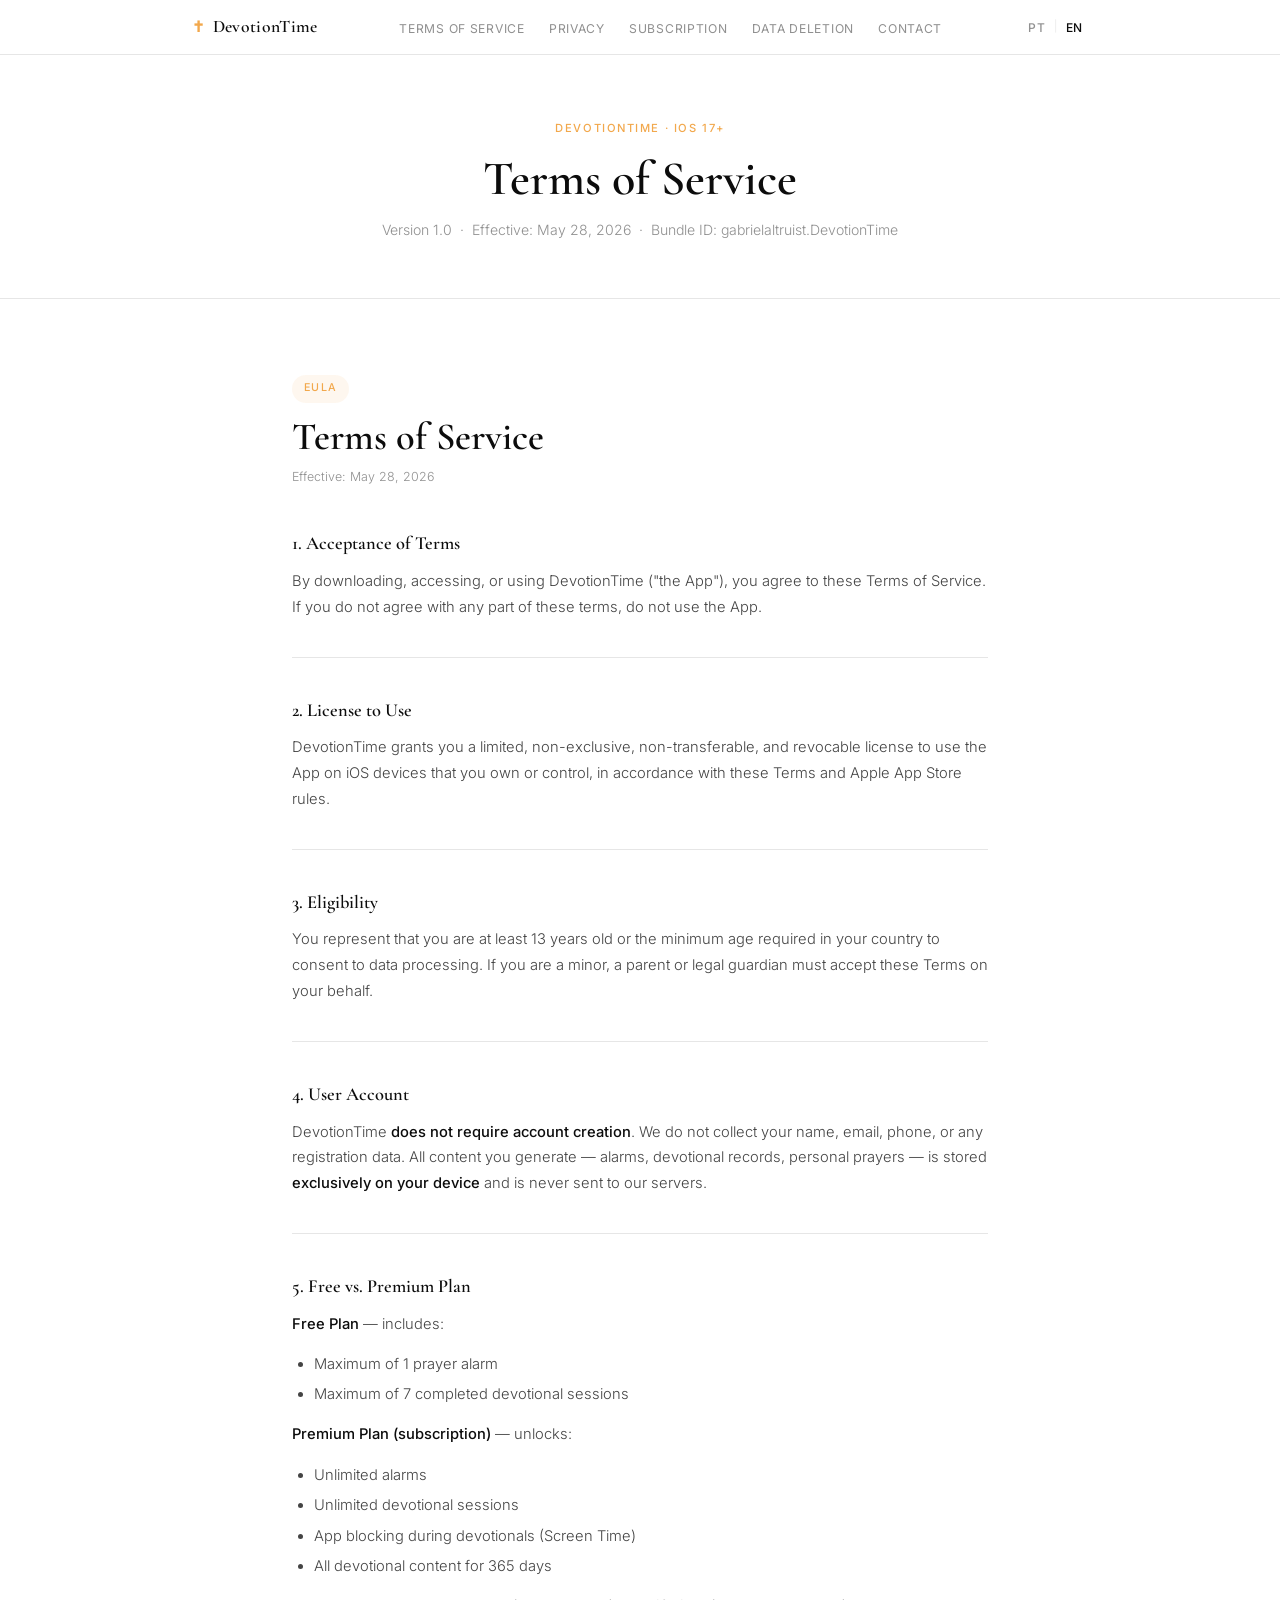
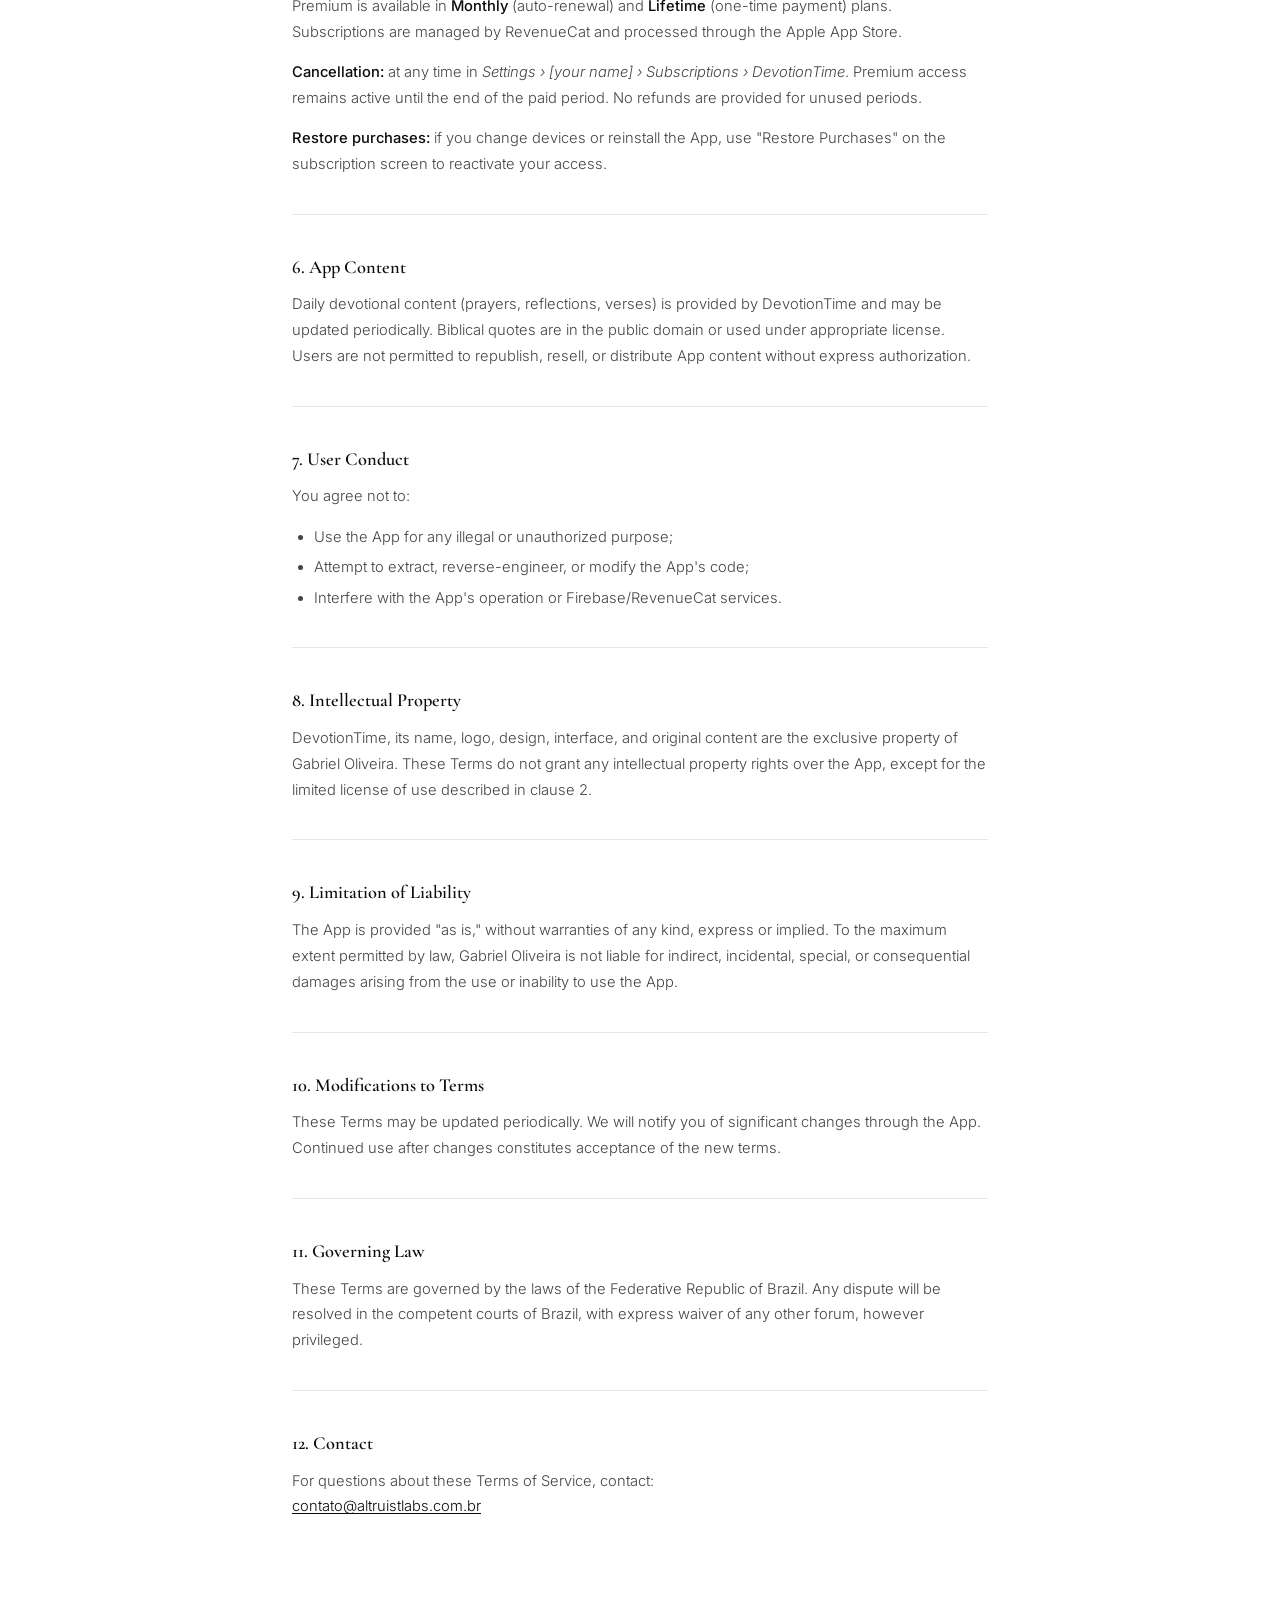
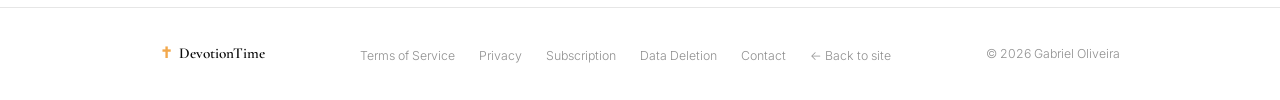
<file: terms.html>
<!DOCTYPE html>
<html lang="pt-BR">
<head>
  <meta charset="UTF-8" />
  <meta name="viewport" content="width=device-width, initial-scale=1.0" />
  <title>DevotionTime — Termos de Serviço / Terms of Service</title>
  <meta name="description" content="Terms of Service for DevotionTime. Termos de Serviço do DevotionTime." />
  <link rel="icon" type="image/png" href="Icon.png" />
  <link rel="apple-touch-icon" href="Icon.png" />
  <link rel="preconnect" href="https://fonts.googleapis.com" />
  <link rel="preconnect" href="https://fonts.gstatic.com" crossorigin />
  <link href="https://fonts.googleapis.com/css2?family=Cormorant+Garamond:ital,wght@0,400;0,600;0,700;1,400&family=Inter:wght@300;400;500&display=swap" rel="stylesheet" />
  <link rel="stylesheet" href="css/legal.css" />
</head>
<body>

<!-- NAV -->
<nav>
  <div class="nav-inner">
    <a href="index.html" class="nav-brand">
      <span class="cross">✝</span>
      DevotionTime
    </a>
    <ul class="nav-links" id="navLinks">
      <li><a href="#termos"><span class="pt">Termos de Serviço</span><span class="en">Terms of Service</span></a></li>
      <li><a href="privacy.html"><span class="pt">Privacidade</span><span class="en">Privacy</span></a></li>
      <li><a href="legal.html#assinatura"><span class="pt">Assinatura</span><span class="en">Subscription</span></a></li>
      <li><a href="legal.html#exclusao"><span class="pt">Exclusão de Dados</span><span class="en">Data Deletion</span></a></li>
      <li><a href="legal.html#contato"><span class="pt">Contato</span><span class="en">Contact</span></a></li>
    </ul>
    <div class="nav-right">
      <div class="lang-toggle" role="group" aria-label="Language">
        <button id="btn-pt" class="lang-btn active">PT</button>
        <span class="lang-sep" aria-hidden="true">|</span>
        <button id="btn-en" class="lang-btn">EN</button>
      </div>
      <div class="nav-toggle" id="navToggle" role="button" tabindex="0" aria-label="Menu">
        <span></span><span></span><span></span>
      </div>
    </div>
  </div>
</nav>

<!-- HEADER -->
<header class="page-header">
  <div class="page-header-inner">
    <span class="page-eyebrow">DevotionTime · iOS 17+</span>
    <h1>
      <span class="pt">Termos de Serviço</span>
      <span class="en">Terms of Service</span>
    </h1>
    <p>
      <span class="pt">Versão 1.0 &nbsp;·&nbsp; Vigência: 28 de maio de 2026 &nbsp;·&nbsp; Bundle ID: gabrielaltruist.DevotionTime</span>
      <span class="en">Version 1.0 &nbsp;·&nbsp; Effective: May 28, 2026 &nbsp;·&nbsp; Bundle ID: gabrielaltruist.DevotionTime</span>
    </p>
  </div>
</header>

<!-- ═══════════════════════════════════════════════════════
     TERMOS DE SERVIÇO / TERMS OF SERVICE
══════════════════════════════════════════════════════════ -->
<section class="section" id="termos">
  <div class="wrapper">
    <span class="section-badge">EULA</span>
    <h2 class="section-title">
      <span class="pt">Termos de Serviço</span>
      <span class="en">Terms of Service</span>
    </h2>
    <p class="section-date">
      <span class="pt">Vigência: 28 de maio de 2026</span>
      <span class="en">Effective: May 28, 2026</span>
    </p>

    <!-- PT -->
    <div class="legal pt">
      <h3>1. Aceitação dos Termos</h3>
      <p>Ao baixar, acessar ou usar o DevotionTime ("o Aplicativo"), você concorda com estes Termos de Serviço. Se não concordar com qualquer parte destes termos, não utilize o Aplicativo.</p>

      <h3>2. Licença de Uso</h3>
      <p>O DevotionTime concede a você uma licença limitada, não exclusiva, não transferível e revogável para usar o Aplicativo em dispositivos iOS de sua propriedade ou sob seu controle, em conformidade com estes Termos e com as regras da Apple App Store.</p>

      <h3>3. Elegibilidade</h3>
      <p>Você declara ter pelo menos 13 anos de idade ou a idade mínima exigida em seu país para consentir com o processamento de dados. Se você for menor de idade, um dos pais ou responsável legal deve aceitar estes Termos em seu nome.</p>

      <h3>4. Conta de Usuário</h3>
      <p>O DevotionTime <strong>não exige criação de conta</strong>. Não coletamos nome, email, telefone ou qualquer dado de cadastro. Todo o conteúdo gerado por você — alarmes, registros de devocionais, orações pessoais — é armazenado <strong>exclusivamente no seu dispositivo</strong> e nunca é enviado a nossos servidores.</p>

      <h3>5. Plano Gratuito vs. Premium</h3>
      <p><strong>Plano Gratuito</strong> — inclui:</p>
      <ul>
        <li>Máximo de 1 alarme de oração</li>
        <li>Máximo de 7 sessões devocionais completadas</li>
      </ul>
      <p><strong>Plano Premium (assinatura)</strong> — desbloqueia:</p>
      <ul>
        <li>Alarmes ilimitados</li>
        <li>Sessões devocionais ilimitadas</li>
        <li>Bloqueio de apps durante o devocional (Screen Time)</li>
        <li>Todo o conteúdo devocional para 365 dias</li>
      </ul>
      <p>O Premium está disponível nas modalidades <strong>Mensal</strong> (renovação automática) e <strong>Vitalício</strong> (pagamento único). Assinaturas são gerenciadas pela RevenueCat e processadas pela Apple App Store.</p>
      <p><strong>Cancelamento:</strong> a qualquer momento em <em>Ajustes &rsaquo; [seu nome] &rsaquo; Assinaturas &rsaquo; DevotionTime</em>. O acesso Premium permanece ativo até o fim do período pago. Nenhum reembolso é fornecido por períodos não utilizados.</p>
      <p><strong>Restauração de compras:</strong> caso troque de dispositivo ou reinstale o Aplicativo, utilize "Restaurar Compras" na tela de assinatura para reativar seu acesso.</p>

      <h3>6. Conteúdo do Aplicativo</h3>
      <p>O conteúdo devocional diário (orações, reflexões, versículos) é fornecido pelo DevotionTime e pode ser atualizado periodicamente. Citações bíblicas são de domínio público ou utilizadas sob licença adequada. O usuário não tem permissão para republicar, revender ou distribuir o conteúdo do Aplicativo sem autorização expressa.</p>

      <h3>7. Conduta do Usuário</h3>
      <p>Você concorda em não:</p>
      <ul>
        <li>Utilizar o Aplicativo para qualquer fim ilegal ou não autorizado;</li>
        <li>Tentar extrair, realizar engenharia reversa ou modificar o código do Aplicativo;</li>
        <li>Interferir com o funcionamento do Aplicativo ou dos serviços de Firebase/RevenueCat.</li>
      </ul>

      <h3>8. Propriedade Intelectual</h3>
      <p>O DevotionTime, seu nome, logotipo, design, interface e conteúdo original são propriedade exclusiva de Gabriel Oliveira. Estes Termos não concedem qualquer direito de propriedade intelectual sobre o Aplicativo, exceto a licença limitada de uso descrita na cláusula 2.</p>

      <h3>9. Limitação de Responsabilidade</h3>
      <p>O Aplicativo é fornecido "como está", sem garantias de qualquer tipo, expressas ou implícitas. Na extensão máxima permitida por lei, Gabriel Oliveira não se responsabiliza por danos indiretos, incidentais, especiais ou consequenciais decorrentes do uso ou da impossibilidade de uso do Aplicativo.</p>

      <h3>10. Modificações dos Termos</h3>
      <p>Estes Termos podem ser atualizados periodicamente. Notificaremos sobre alterações significativas através do Aplicativo. O uso continuado após as alterações constitui aceitação dos novos termos.</p>

      <h3>11. Lei Aplicável</h3>
      <p>Estes Termos são regidos pelas leis da República Federativa do Brasil. Qualquer disputa será resolvida nos foros da comarca competente no Brasil, com renúncia expressa a qualquer outro foro, por mais privilegiado que seja.</p>

      <h3>12. Contato</h3>
      <p>Para questões sobre estes Termos de Serviço, entre em contato:<br>
      <a href="mailto:contato@altruistlabs.com.br">contato@altruistlabs.com.br</a></p>
    </div>

    <!-- EN -->
    <div class="legal en">
      <h3>1. Acceptance of Terms</h3>
      <p>By downloading, accessing, or using DevotionTime ("the App"), you agree to these Terms of Service. If you do not agree with any part of these terms, do not use the App.</p>

      <h3>2. License to Use</h3>
      <p>DevotionTime grants you a limited, non-exclusive, non-transferable, and revocable license to use the App on iOS devices that you own or control, in accordance with these Terms and Apple App Store rules.</p>

      <h3>3. Eligibility</h3>
      <p>You represent that you are at least 13 years old or the minimum age required in your country to consent to data processing. If you are a minor, a parent or legal guardian must accept these Terms on your behalf.</p>

      <h3>4. User Account</h3>
      <p>DevotionTime <strong>does not require account creation</strong>. We do not collect your name, email, phone, or any registration data. All content you generate — alarms, devotional records, personal prayers — is stored <strong>exclusively on your device</strong> and is never sent to our servers.</p>

      <h3>5. Free vs. Premium Plan</h3>
      <p><strong>Free Plan</strong> — includes:</p>
      <ul>
        <li>Maximum of 1 prayer alarm</li>
        <li>Maximum of 7 completed devotional sessions</li>
      </ul>
      <p><strong>Premium Plan (subscription)</strong> — unlocks:</p>
      <ul>
        <li>Unlimited alarms</li>
        <li>Unlimited devotional sessions</li>
        <li>App blocking during devotionals (Screen Time)</li>
        <li>All devotional content for 365 days</li>
      </ul>
      <p>Premium is available in <strong>Monthly</strong> (auto-renewal) and <strong>Lifetime</strong> (one-time payment) plans. Subscriptions are managed by RevenueCat and processed through the Apple App Store.</p>
      <p><strong>Cancellation:</strong> at any time in <em>Settings &rsaquo; [your name] &rsaquo; Subscriptions &rsaquo; DevotionTime</em>. Premium access remains active until the end of the paid period. No refunds are provided for unused periods.</p>
      <p><strong>Restore purchases:</strong> if you change devices or reinstall the App, use "Restore Purchases" on the subscription screen to reactivate your access.</p>

      <h3>6. App Content</h3>
      <p>Daily devotional content (prayers, reflections, verses) is provided by DevotionTime and may be updated periodically. Biblical quotes are in the public domain or used under appropriate license. Users are not permitted to republish, resell, or distribute App content without express authorization.</p>

      <h3>7. User Conduct</h3>
      <p>You agree not to:</p>
      <ul>
        <li>Use the App for any illegal or unauthorized purpose;</li>
        <li>Attempt to extract, reverse-engineer, or modify the App's code;</li>
        <li>Interfere with the App's operation or Firebase/RevenueCat services.</li>
      </ul>

      <h3>8. Intellectual Property</h3>
      <p>DevotionTime, its name, logo, design, interface, and original content are the exclusive property of Gabriel Oliveira. These Terms do not grant any intellectual property rights over the App, except for the limited license of use described in clause 2.</p>

      <h3>9. Limitation of Liability</h3>
      <p>The App is provided "as is," without warranties of any kind, express or implied. To the maximum extent permitted by law, Gabriel Oliveira is not liable for indirect, incidental, special, or consequential damages arising from the use or inability to use the App.</p>

      <h3>10. Modifications to Terms</h3>
      <p>These Terms may be updated periodically. We will notify you of significant changes through the App. Continued use after changes constitutes acceptance of the new terms.</p>

      <h3>11. Governing Law</h3>
      <p>These Terms are governed by the laws of the Federative Republic of Brazil. Any dispute will be resolved in the competent courts of Brazil, with express waiver of any other forum, however privileged.</p>

      <h3>12. Contact</h3>
      <p>For questions about these Terms of Service, contact:<br>
      <a href="mailto:contato@altruistlabs.com.br">contato@altruistlabs.com.br</a></p>
    </div>
  </div>
</section>

<!-- FOOTER -->
<footer>
  <div class="footer-inner">
    <span class="footer-brand"><span class="cross">✝</span> DevotionTime</span>
    <ul class="footer-links">
      <li><a href="#termos"><span class="pt">Termos de Serviço</span><span class="en">Terms of Service</span></a></li>
      <li><a href="privacy.html"><span class="pt">Privacidade</span><span class="en">Privacy</span></a></li>
      <li><a href="legal.html#assinatura"><span class="pt">Assinatura</span><span class="en">Subscription</span></a></li>
      <li><a href="legal.html#exclusao"><span class="pt">Exclusão de Dados</span><span class="en">Data Deletion</span></a></li>
      <li><a href="legal.html#contato"><span class="pt">Contato</span><span class="en">Contact</span></a></li>
      <li><a href="index.html"><span class="pt">← Voltar ao site</span><span class="en">← Back to site</span></a></li>
    </ul>
    <span class="footer-copy">© 2026 Gabriel Oliveira</span>
  </div>
</footer>

<script src="js/legal.js"></script>
</body>
</html>
</file>
<file: css/legal.css>
:root {
  --gold:    #F2A84C;
  --gold-bg: rgba(242, 168, 76, 0.09);
  --black:   #0c0c0c;
  --gray:    #444444;
  --muted:   #909090;
  --border:  #e6e6e6;
  --white:   #ffffff;
  --off:     #f9f9f9;
}

*, *::before, *::after { box-sizing: border-box; margin: 0; padding: 0; }
html { scroll-behavior: smooth; font-size: 16px; }
body {
  font-family: 'Inter', sans-serif;
  font-weight: 300;
  color: var(--black);
  background: var(--white);
  line-height: 1.75;
  -webkit-font-smoothing: antialiased;
}

/* ── LANGUAGE TOGGLE ── */
.en { display: none; }
html.lang-en .pt { display: none; }
html.lang-en .en { display: revert; }

/* ── NAV ── */
nav {
  position: sticky;
  top: 0; z-index: 100;
  background: rgba(255,255,255,0.96);
  backdrop-filter: blur(16px);
  -webkit-backdrop-filter: blur(16px);
  border-bottom: 1px solid var(--border);
}
.nav-inner {
  max-width: 960px;
  margin: 0 auto;
  padding: 0 2rem;
  display: flex;
  align-items: center;
  justify-content: space-between;
  height: 54px;
}
.nav-brand {
  font-family: 'Cormorant Garamond', serif;
  font-size: 1.1rem;
  font-weight: 600;
  color: var(--black);
  text-decoration: none;
  letter-spacing: 0.02em;
  display: flex;
  align-items: center;
  gap: 0.45rem;
  flex-shrink: 0;
}
.nav-brand .cross { color: var(--gold); font-size: 0.95rem; }
.nav-links {
  display: flex;
  align-items: center;
  gap: 0.1rem;
  list-style: none;
}
.nav-links a {
  font-size: 0.76rem;
  font-weight: 400;
  letter-spacing: 0.06em;
  text-transform: uppercase;
  color: var(--muted);
  text-decoration: none;
  padding: 0.4rem 0.7rem;
  border-radius: 6px;
  transition: color 0.18s, background 0.18s;
  white-space: nowrap;
}
.nav-links a:hover { color: var(--black); background: var(--off); }
.nav-right {
  display: flex;
  align-items: center;
  gap: 0.75rem;
  flex-shrink: 0;
}
.lang-toggle {
  display: flex;
  align-items: center;
  gap: 0.2rem;
}
.lang-btn {
  background: none;
  border: none;
  cursor: pointer;
  font-family: 'Inter', sans-serif;
  font-size: 0.75rem;
  font-weight: 500;
  letter-spacing: 0.06em;
  color: var(--muted);
  padding: 0.2rem 0.3rem;
  border-radius: 4px;
  transition: color 0.18s;
}
.lang-btn:hover { color: var(--black); }
.lang-btn.active { color: var(--black); }
.lang-sep { font-size: 0.7rem; color: var(--border); }
.nav-toggle {
  display: none;
  flex-direction: column;
  gap: 5px;
  cursor: pointer;
  padding: 6px;
}
.nav-toggle span {
  display: block;
  width: 20px;
  height: 1.5px;
  background: var(--black);
  border-radius: 2px;
  transition: 0.3s;
}

/* ── HEADER ── */
.page-header {
  border-bottom: 1px solid var(--border);
  padding: 4rem 2rem 3.5rem;
  text-align: center;
}
.page-header-inner { max-width: 620px; margin: 0 auto; }
.page-eyebrow {
  font-size: 0.7rem;
  font-weight: 500;
  letter-spacing: 0.14em;
  text-transform: uppercase;
  color: var(--gold);
  display: block;
  margin-bottom: 0.9rem;
}
.page-header h1 {
  font-family: 'Cormorant Garamond', serif;
  font-size: clamp(2rem, 4vw, 3rem);
  font-weight: 600;
  color: var(--black);
  line-height: 1.1;
  margin-bottom: 0.75rem;
}
.page-header p {
  font-size: 0.88rem;
  color: var(--muted);
}

/* ── LAYOUT ── */
.wrapper {
  max-width: 760px;
  margin: 0 auto;
  padding: 0 2rem;
}

/* ── SECTIONS ── */
.section {
  padding: 4.5rem 2rem;
  border-bottom: 1px solid var(--border);
}
.section.alt { background: var(--off); }
.section:last-of-type { border-bottom: none; }

.section-badge {
  display: inline-flex;
  align-items: center;
  gap: 0.4rem;
  font-size: 0.67rem;
  font-weight: 500;
  letter-spacing: 0.12em;
  text-transform: uppercase;
  color: var(--gold);
  background: var(--gold-bg);
  padding: 0.3rem 0.75rem;
  border-radius: 100px;
  margin-bottom: 0.75rem;
}
.section-title {
  font-family: 'Cormorant Garamond', serif;
  font-size: clamp(1.75rem, 3.5vw, 2.4rem);
  font-weight: 600;
  color: var(--black);
  line-height: 1.15;
  margin-bottom: 0.4rem;
}
.section-date {
  font-size: 0.78rem;
  color: var(--muted);
  margin-bottom: 2.5rem;
}

/* ── LEGAL TEXT ── */
.legal h3 {
  font-family: 'Cormorant Garamond', serif;
  font-size: 1.15rem;
  font-weight: 600;
  color: var(--black);
  margin: 2.25rem 0 0.6rem;
  padding-top: 2.25rem;
  border-top: 1px solid var(--border);
}
.legal h3:first-child { margin-top: 0; padding-top: 0; border-top: none; }
.legal p { margin-bottom: 0.9rem; color: var(--gray); font-size: 0.92rem; }
.legal ul, .legal ol { padding-left: 1.4rem; margin-bottom: 0.9rem; color: var(--gray); font-size: 0.92rem; }
.legal li { margin-bottom: 0.3rem; }
.legal a { color: var(--black); text-underline-offset: 2px; }
.legal a:hover { color: var(--gold); }
.legal strong { font-weight: 500; color: var(--black); }

/* ── SUMMARY BOX ── */
.summary-box {
  background: var(--gold-bg);
  border-left: 2.5px solid var(--gold);
  border-radius: 0 10px 10px 0;
  padding: 1rem 1.35rem;
  margin-bottom: 2rem;
  font-size: 0.9rem;
  color: var(--gray);
  line-height: 1.65;
}

/* ── TABLE ── */
.data-table-wrap {
  overflow-x: auto;
  margin: 1.5rem 0;
  border-radius: 10px;
  border: 1px solid var(--border);
}
table { width: 100%; border-collapse: collapse; font-size: 0.86rem; }
thead { background: var(--black); }
thead th {
  color: rgba(255,255,255,0.8);
  font-weight: 400;
  font-family: 'Inter', sans-serif;
  letter-spacing: 0.05em;
  text-align: left;
  padding: 0.75rem 1rem;
  font-size: 0.75rem;
  text-transform: uppercase;
}
tbody tr { border-bottom: 1px solid var(--border); }
tbody tr:last-child { border-bottom: none; }
tbody tr:nth-child(even) { background: var(--off); }
td { padding: 0.7rem 1rem; color: var(--gray); vertical-align: top; font-size: 0.88rem; }
td:first-child { font-weight: 400; color: var(--black); }

/* ── PROVIDER CARDS ── */
.provider-grid {
  display: grid;
  grid-template-columns: repeat(auto-fit, minmax(210px, 1fr));
  gap: 1rem;
  margin: 1.5rem 0;
}
.provider-card {
  border: 1px solid var(--border);
  border-radius: 12px;
  padding: 1.25rem;
  background: var(--white);
}
.provider-card h4 {
  font-family: 'Cormorant Garamond', serif;
  font-size: 1.05rem;
  font-weight: 600;
  color: var(--black);
  margin-bottom: 0.45rem;
}
.provider-card p { font-size: 0.85rem; color: var(--muted); margin-bottom: 0.6rem; line-height: 1.55; }
.provider-card a { font-size: 0.79rem; color: var(--gold); text-decoration: none; }
.provider-card a:hover { text-decoration: underline; }

/* ── PERMISSIONS ── */
.perm-list { list-style: none; padding: 0; margin: 1rem 0; }
.perm-item {
  display: grid;
  grid-template-columns: auto 1fr;
  gap: 0.75rem 1rem;
  align-items: start;
  padding: 1rem 0;
  border-bottom: 1px solid var(--border);
}
.perm-item:last-child { border-bottom: none; }
.perm-icon {
  width: 36px;
  height: 36px;
  border-radius: 10px;
  background: var(--gold-bg);
  display: flex;
  align-items: center;
  justify-content: center;
  font-size: 1rem;
  flex-shrink: 0;
}
.perm-item h4 { font-size: 0.88rem; font-weight: 500; color: var(--black); margin-bottom: 0.2rem; }
.perm-item p { font-size: 0.84rem; color: var(--muted); line-height: 1.55; margin: 0; }

/* ── RIGHTS ── */
.rights-list { list-style: none; padding: 0; margin: 1rem 0; }
.rights-item {
  display: flex;
  gap: 0.75rem;
  padding: 0.6rem 0;
  border-bottom: 1px solid var(--border);
  font-size: 0.88rem;
  color: var(--gray);
}
.rights-item:last-child { border-bottom: none; }
.rights-dot {
  width: 5px;
  height: 5px;
  border-radius: 50%;
  background: var(--gold);
  margin-top: 0.6rem;
  flex-shrink: 0;
}

/* ── STEPS ── */
.steps { list-style: none; padding: 0; margin: 1.25rem 0; }
.steps li {
  display: flex;
  gap: 1rem;
  align-items: flex-start;
  padding: 0.7rem 0;
  border-bottom: 1px solid var(--border);
}
.steps li:last-child { border-bottom: none; }
.step-num {
  width: 26px;
  height: 26px;
  border-radius: 50%;
  background: var(--black);
  color: var(--white);
  font-size: 0.75rem;
  font-weight: 500;
  display: flex;
  align-items: center;
  justify-content: center;
  flex-shrink: 0;
  margin-top: 0.12rem;
}
.steps li p { font-size: 0.9rem; color: var(--gray); line-height: 1.55; margin: 0; }

/* ── INFO CARDS ── */
.info-grid {
  display: grid;
  grid-template-columns: repeat(auto-fit, minmax(200px, 1fr));
  gap: 1rem;
  margin: 1.5rem 0;
}
.info-card {
  border: 1px solid var(--border);
  border-radius: 12px;
  padding: 1.35rem;
  background: var(--white);
}
.info-card .icon { font-size: 1.35rem; margin-bottom: 0.7rem; }
.info-card h4 { font-size: 0.86rem; font-weight: 500; color: var(--black); margin-bottom: 0.3rem; }
.info-card p { font-size: 0.82rem; color: var(--muted); line-height: 1.55; margin: 0; }

/* ── ALERT ── */
.alert {
  background: #fffbf2;
  border: 1px solid rgba(242, 168, 76, 0.4);
  border-radius: 10px;
  padding: 0.9rem 1.2rem;
  font-size: 0.86rem;
  color: var(--gray);
  margin: 1.25rem 0;
  display: flex;
  gap: 0.6rem;
  align-items: flex-start;
}
.alert-icon { font-size: 0.95rem; flex-shrink: 0; margin-top: 0.05rem; }

/* ── CONTACT CARD ── */
.contact-card {
  background: var(--black);
  border-radius: 16px;
  padding: 2.5rem;
  color: var(--white);
  display: grid;
  grid-template-columns: 1fr auto;
  gap: 2rem;
  align-items: center;
}
.contact-card h3 {
  font-family: 'Cormorant Garamond', serif;
  font-size: 1.5rem;
  font-weight: 600;
  margin-bottom: 0.5rem;
}
.contact-card > div:first-child > p {
  color: rgba(255,255,255,0.55);
  font-size: 0.88rem;
  margin-bottom: 1.25rem;
}
.contact-email {
  display: inline-flex;
  align-items: center;
  gap: 0.5rem;
  background: rgba(255,255,255,0.08);
  border: 1px solid rgba(255,255,255,0.12);
  border-radius: 8px;
  padding: 0.55rem 1rem;
  font-size: 0.88rem;
  color: var(--white);
  text-decoration: none;
  transition: background 0.18s;
}
.contact-email:hover { background: rgba(255,255,255,0.14); }
.contact-topics { list-style: none; padding: 0; margin-top: 1.25rem; }
.contact-topics li {
  font-size: 0.82rem;
  color: rgba(255,255,255,0.5);
  padding: 0.18rem 0;
  display: flex;
  gap: 0.5rem;
  align-items: center;
}
.contact-topics li::before { content: '→'; color: var(--gold); opacity: 0.8; }
.contact-meta {
  background: rgba(255,255,255,0.06);
  border-radius: 10px;
  padding: 1.25rem 1.5rem;
  text-align: center;
  min-width: 140px;
}
.contact-meta .label {
  font-size: 0.68rem;
  letter-spacing: 0.08em;
  text-transform: uppercase;
  color: rgba(255,255,255,0.35);
  margin-bottom: 0.4rem;
}
.contact-meta .value {
  font-family: 'Cormorant Garamond', serif;
  font-size: 1.35rem;
  font-weight: 600;
  color: var(--gold);
}

/* ── FOOTER ── */
footer {
  border-top: 1px solid var(--border);
  padding: 2rem 2rem;
}
.footer-inner {
  max-width: 960px;
  margin: 0 auto;
  display: flex;
  align-items: center;
  justify-content: space-between;
  flex-wrap: wrap;
  gap: 1rem;
}
.footer-brand {
  font-family: 'Cormorant Garamond', serif;
  font-size: 0.95rem;
  font-weight: 600;
  color: var(--black);
  display: flex;
  align-items: center;
  gap: 0.4rem;
}
.footer-brand .cross { color: var(--gold); }
.footer-links { display: flex; gap: 1.5rem; list-style: none; flex-wrap: wrap; }
.footer-links a {
  font-size: 0.77rem;
  color: var(--muted);
  text-decoration: none;
  transition: color 0.18s;
}
.footer-links a:hover { color: var(--black); }
.footer-copy { font-size: 0.77rem; color: var(--muted); }

/* ── RESPONSIVE ── */
@media (max-width: 680px) {
  .nav-links {
    display: none;
    flex-direction: column;
    position: absolute;
    top: 54px; left: 0; right: 0;
    background: var(--white);
    border-bottom: 1px solid var(--border);
    padding: 0.75rem 1rem;
    z-index: 99;
  }
  .nav-links.open { display: flex; }
  .nav-links a { font-size: 0.82rem; padding: 0.5rem 0.75rem; }
  .nav-toggle { display: flex; }
  .section { padding: 3rem 1.5rem; }
  .contact-card { grid-template-columns: 1fr; }
  .contact-meta { text-align: left; }
  .footer-inner { flex-direction: column; align-items: flex-start; }
}
</file>
